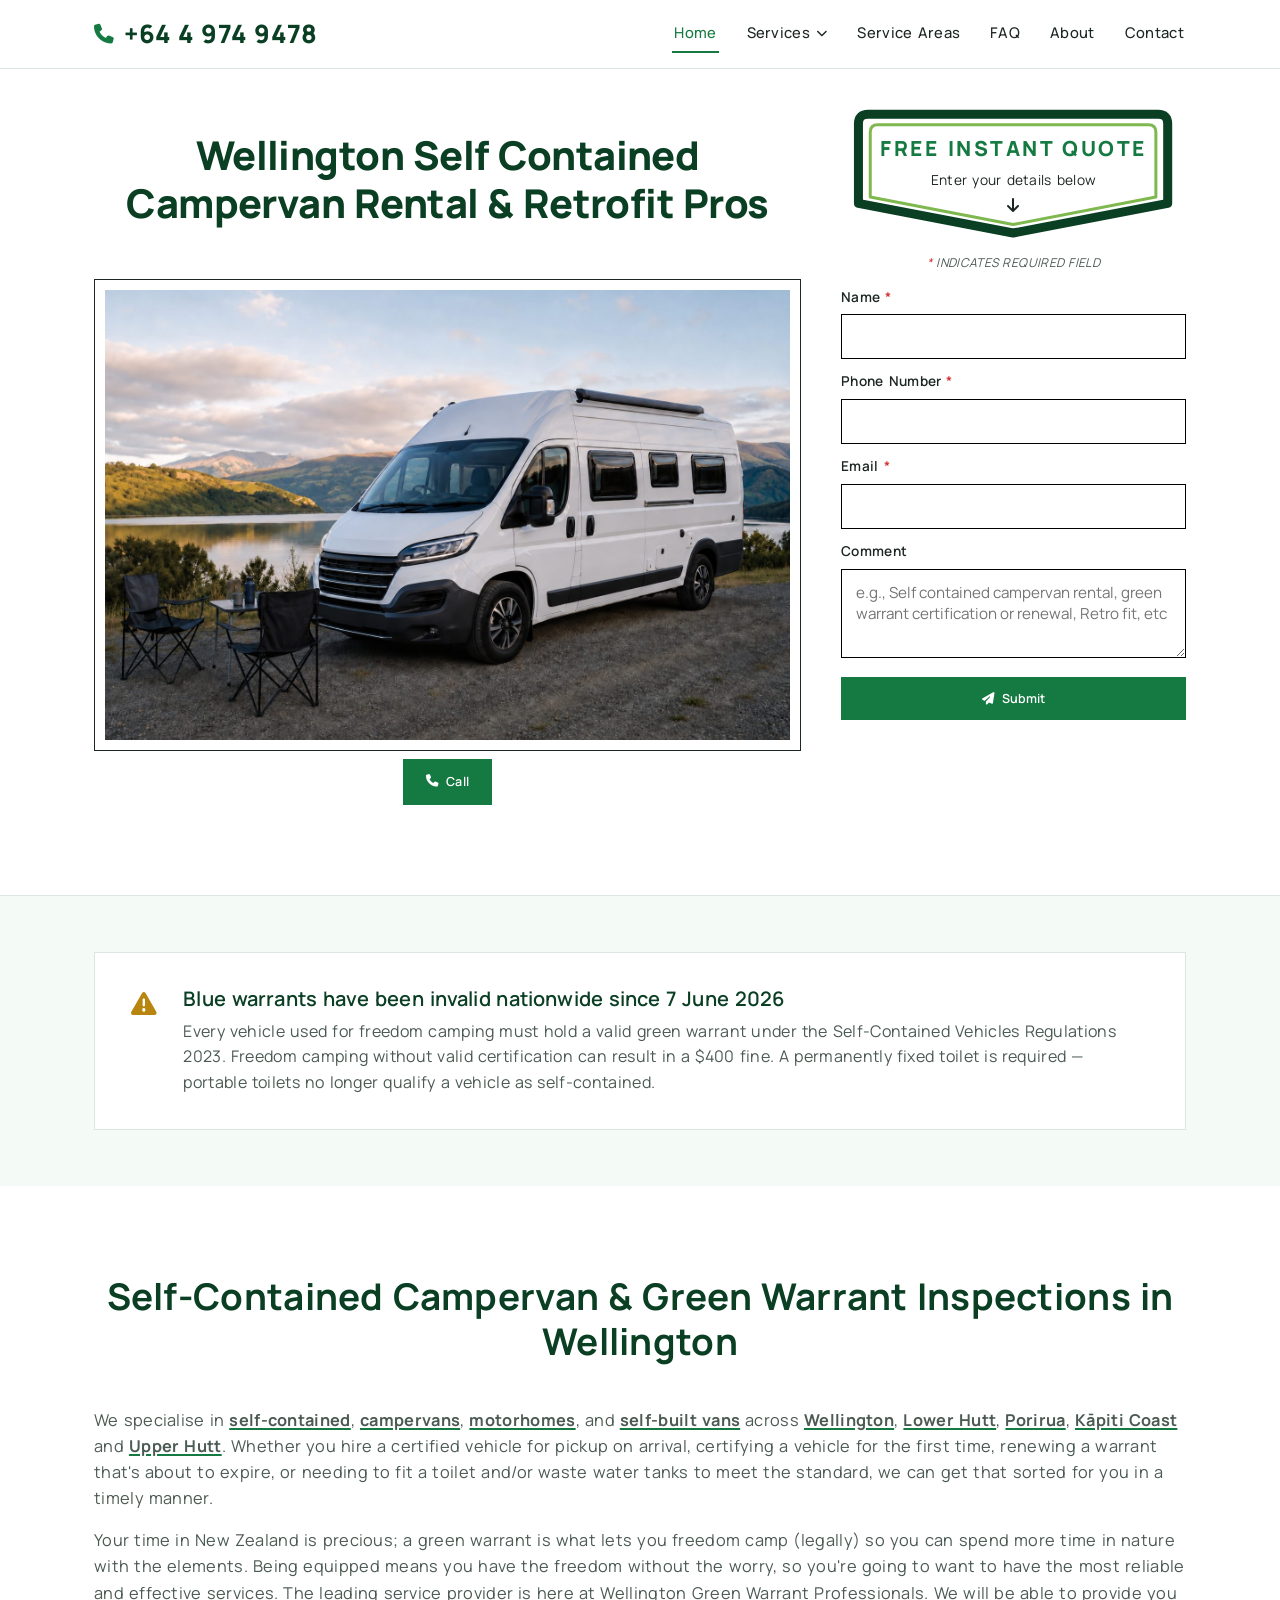
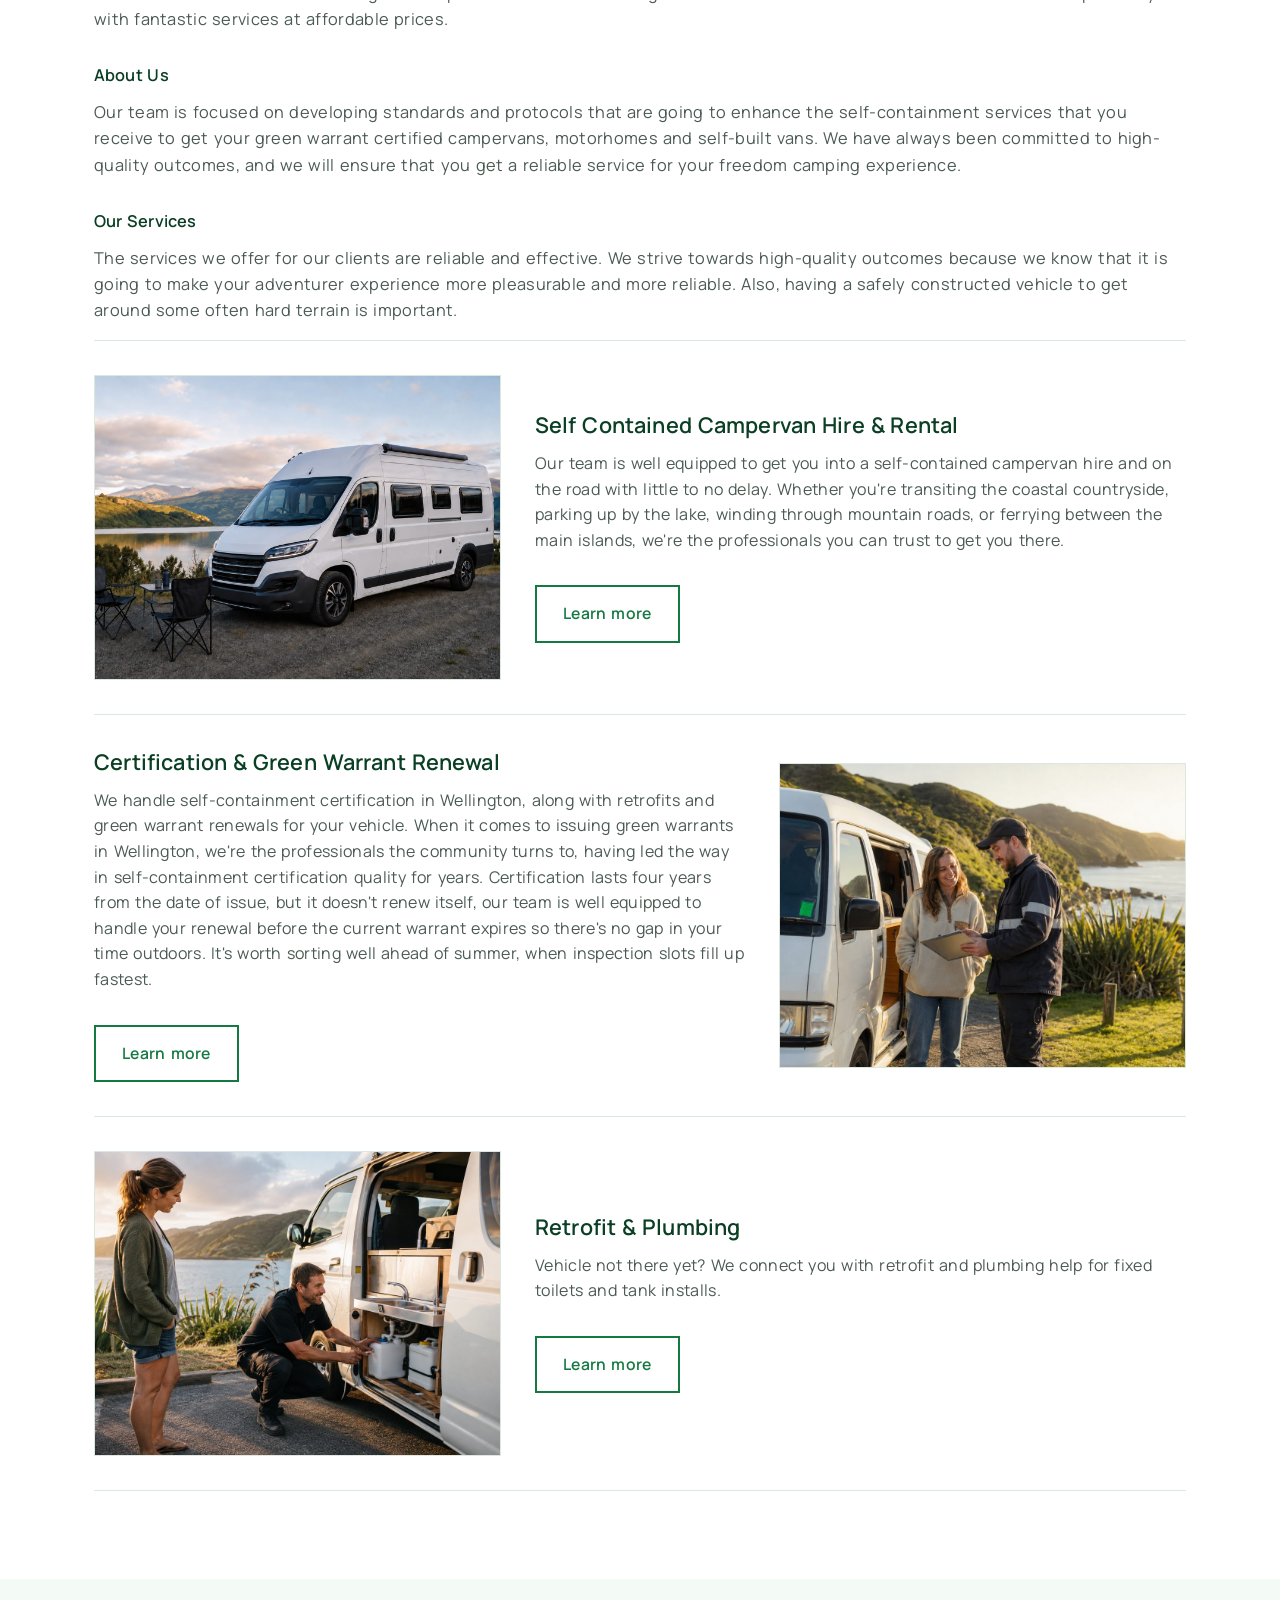
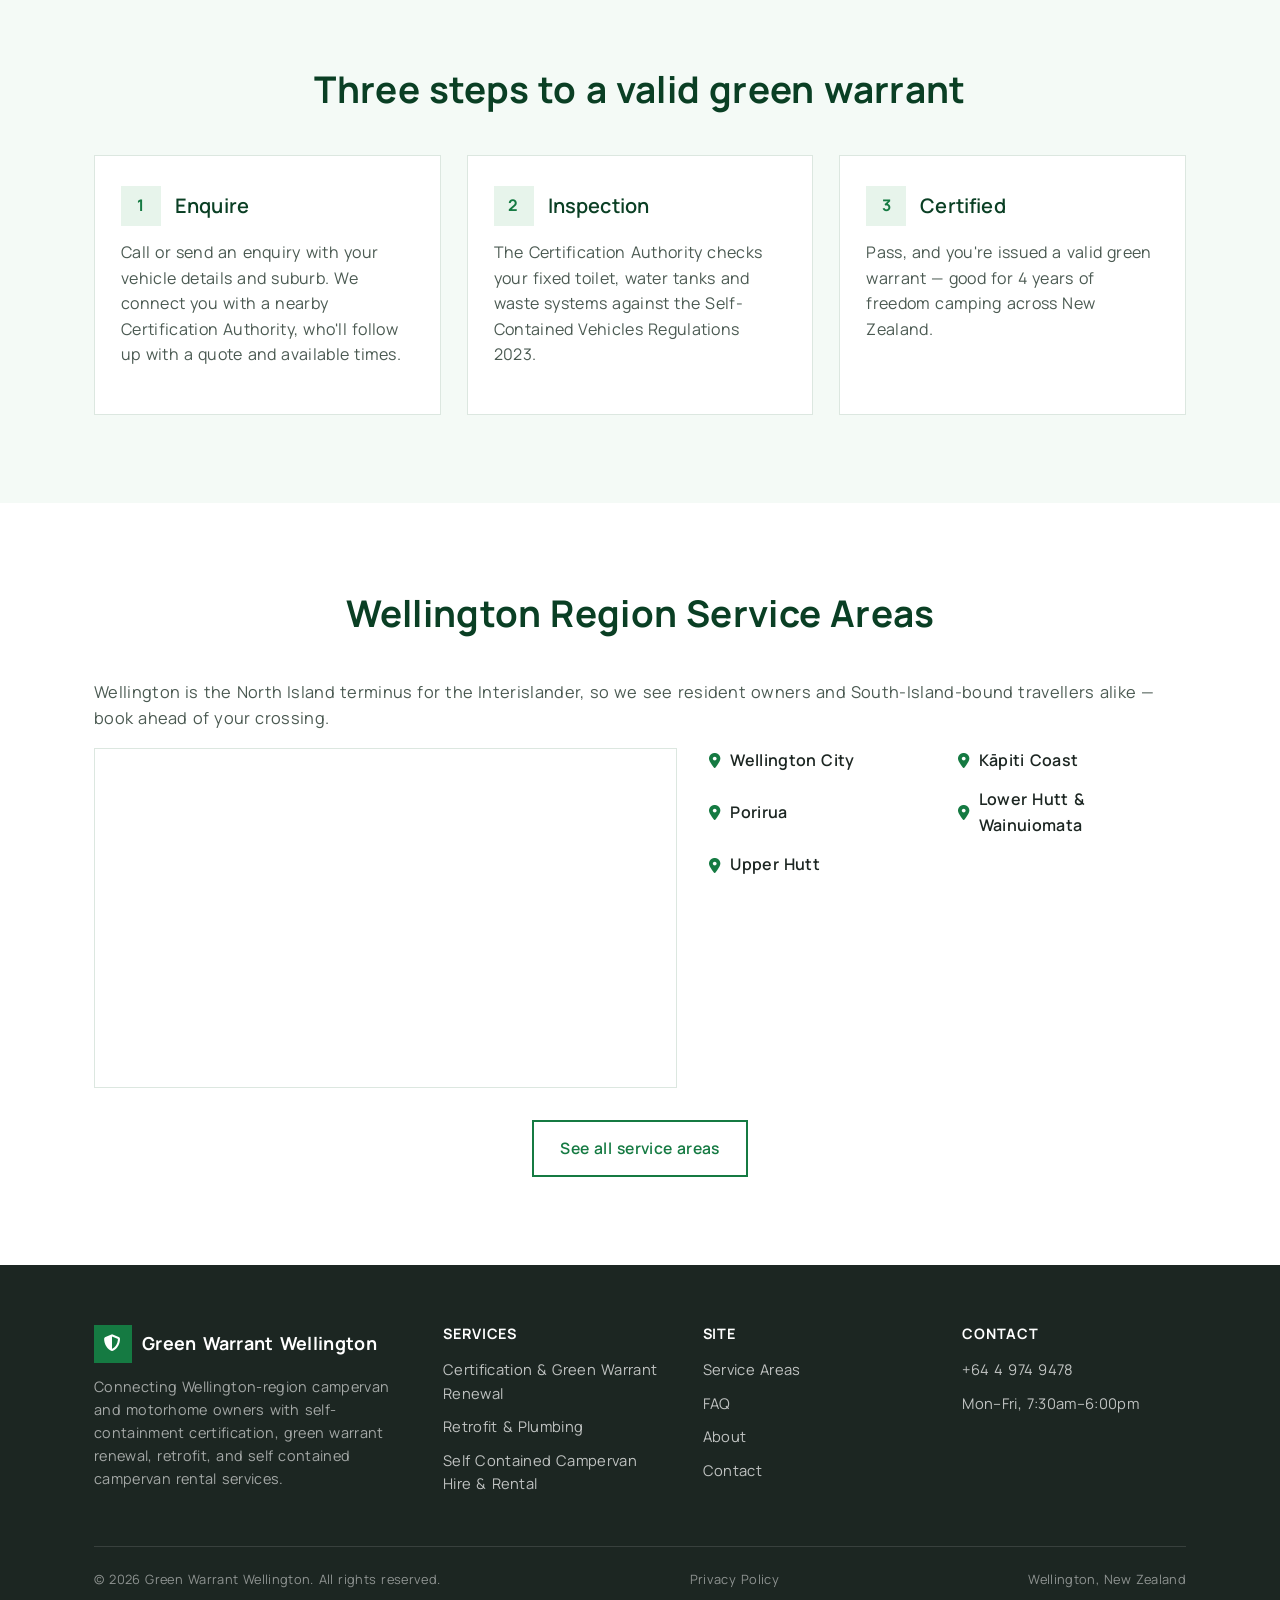
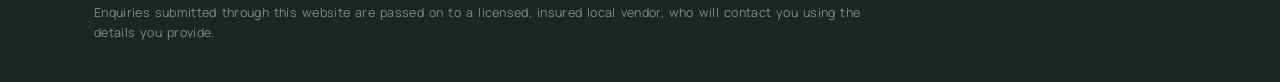
<file: index.html>
<!DOCTYPE html>
<html lang="en-NZ">
<head>
<script src="https://analytics.ahrefs.com/analytics.js" data-key="p8DVoMghct9KG2XEPfR++w" async></script>
<!-- Google tag (gtag.js) -->
<script async src="https://www.googletagmanager.com/gtag/js?id=G-NF696JXVJN"></script>
<script>
  window.dataLayer = window.dataLayer || [];
  function gtag(){dataLayer.push(arguments);}
  gtag('js', new Date());

  gtag('config', 'G-NF696JXVJN');
</script>
<meta charset="UTF-8">
<script>
  var _lts = _lts || [];
  var _lts_container = "280o2";
</script>
<script src="//cdn.leadto.sale/core-v2.js" async></script>
<meta name="viewport" content="width=device-width, initial-scale=1.0">
<title>Self Contained Campervan & Inspections | Wellington</title>
<meta name="description" content="Self-containment (green warrant) certification in Wellington. Get connected with a licensed PGDB Certification Authority.">
<link rel="canonical" href="https://www.greenwarrantwellington.co.nz/">
<meta property="og:type" content="website">
<meta property="og:site_name" content="Green Warrant Wellington">
<meta property="og:title" content="Self Contained Campervan & Inspections | Wellington">
<meta property="og:description" content="Self-containment (green warrant) certification in Wellington. Get connected with a licensed PGDB Certification Authority.">
<meta property="og:url" content="https://www.greenwarrantwellington.co.nz/">
<meta property="og:image" content="https://www.greenwarrantwellington.co.nz/assets/images/hero-campervan.jpg">
<meta name="twitter:card" content="summary_large_image">
<meta name="twitter:title" content="Self Contained Campervan & Inspections | Wellington">
<meta name="twitter:description" content="Self-containment (green warrant) certification in Wellington. Get connected with a licensed PGDB Certification Authority.">
<meta name="twitter:image" content="https://www.greenwarrantwellington.co.nz/assets/images/hero-campervan.jpg">
<link rel="icon" href="data:image/svg+xml,%3Csvg xmlns='http://www.w3.org/2000/svg' viewBox='0 0 24 24'%3E%3Crect width='24' height='24' rx='5' fill='%23157a42'/%3E%3Ctext x='12' y='17' font-size='13' text-anchor='middle' fill='white' font-family='Arial' font-weight='bold'%3EGW%3C/text%3E%3C/svg%3E">
<link rel="preconnect" href="https://fonts.googleapis.com">
<link rel="preconnect" href="https://fonts.gstatic.com" crossorigin>
<link href="https://fonts.googleapis.com/css2?family=Manrope:wght@400;500;600;700;800&amp;display=swap" rel="stylesheet">
<link rel="preload" href="https://cdnjs.cloudflare.com/ajax/libs/font-awesome/6.5.1/css/all.min.css" as="style" onload="this.onload=null;this.rel='stylesheet'">
<noscript><link rel="stylesheet" href="https://cdnjs.cloudflare.com/ajax/libs/font-awesome/6.5.1/css/all.min.css"></noscript>
<link rel="stylesheet" href="assets/css/style.css">
<script type="application/ld+json">
{
  "@context": "https://schema.org",
  "@type": "Service",
  "serviceType": "Self-Containment Vehicle Certification Referral",
  "name": "Green Warrant Wellington",
  "areaServed": ["Wellington", "Lower Hutt", "Porirua", "Kāpiti Coast", "Upper Hutt"],
  "provider": {
    "@type": "Organization",
    "name": "Green Warrant Wellington",
    "url": "https://www.greenwarrantwellington.co.nz/",
    "telephone": "+64-4-974-9478"
  },
  "description": "Connects campervan and motorhome owners in the Wellington region with a licensed PGDB-authorised Self-Containment Certification Authority."
}
</script>
</head>
<body>

  <header class="site-header">
    <div class="header-inner">
      <a href="tel:+6449749478" class="header-phone"><i class="fa-solid fa-phone"></i><span>+64 4 974 9478</span></a>
      <nav class="main-nav">
        <ul>
          <li><a href="/" class="active">Home</a></li>
          <li class="has-dropdown">
            <a href="#" class="dropdown-toggle">Services <i class="fa-solid fa-chevron-down"></i></a>
            <ul class="dropdown-menu">
              <li><a href="/certification-and-renewal">Certification & Green Warrant Renewal</a></li>
              <li><a href="/retrofit-plumbing">Retrofit &amp; Plumbing</a></li>
              <li><a href="/campervan-rental">Self Contained Campervan Hire &amp; Rental</a></li>
            </ul>
          </li>
          <li><a href="/service-areas">Service Areas</a></li>
          <li><a href="/faq">FAQ</a></li>
          <li><a href="/about">About</a></li>
          <li><a href="/contact">Contact</a></li>
        </ul>
      </nav>
      <button class="nav-toggle" aria-label="Toggle menu" aria-expanded="false"><i class="fa-solid fa-bars"></i></button>
    </div>
  </header>

  <section class="hero">
    <div class="container hero-inner">
      <div class="hero-copy">
        <h1>Wellington Self Contained Campervan Rental & Retrofit Pros</h1>
        <figure class="hero-media">
          <img src="assets/images/hero-2.jpg" alt="Self-contained campervan set up for freedom camping" width="1460" height="973" loading="eager">
        </figure>
        <div class="cta-row">
          <a href="tel:+6449749478" class="btn btn-primary"><i class="fa-solid fa-phone"></i> Call</a>
        </div>
      </div>
      <div class="hero-form-card">
        <div class="quote-badge">
          <svg class="quote-badge-shape" viewBox="0 0 600 240" preserveAspectRatio="none" aria-hidden="true" focusable="false">
            <path d="M30 8 H570 Q588 8 588 26 V176 L300 232 L12 176 V26 Q12 8 30 8 Z" fill="#ffffff" stroke="#0a3f24" stroke-width="9" stroke-linejoin="round" vector-effect="non-scaling-stroke"></path>
            <path d="M48 28 H552 Q566 28 566 42 V164 L300 216 L34 164 V42 Q34 28 48 28 Z" fill="none" stroke="#7fb84e" stroke-width="3" stroke-linejoin="round" vector-effect="non-scaling-stroke"></path>
          </svg>
          <div class="quote-badge-text">
            <span class="quote-badge-kicker">Free Instant Quote</span>
            <span class="quote-badge-sub">Enter your details below</span>
            <i class="fa-solid fa-arrow-down quote-badge-arrow" aria-hidden="true"></i>
          </div>
        </div>
        <p class="form-required-note"><span class="req">*</span> indicates required field</p>
        <form action="https://formspree.io/f/mjyvabqv" method="POST">
          <input type="hidden" name="_subject" value="New Quote Enquiry - Green Warrant Wellington">
          <input type="hidden" name="_next" value="https://www.greenwarrantwellington.co.nz/thank-you">
          <input type="hidden" name="_cc" value="tannatemaari@gmail.com">
          <input type="text" name="_gotcha" style="display:none" tabindex="-1" autocomplete="off">
          <div class="form-row">
            <label for="hero-name">Name <span class="req">*</span></label>
            <input type="text" id="hero-name" name="name" required autocomplete="name">
          </div>
          <div class="form-row">
            <label for="hero-phone">Phone Number <span class="req">*</span></label>
            <input type="tel" id="hero-phone" name="phone" required autocomplete="tel">
          </div>
          <div class="form-row">
            <label for="hero-email">Email <span class="req">*</span></label>
            <input type="email" id="hero-email" name="email" required autocomplete="email">
          </div>
          <div class="form-row">
            <label for="hero-comment">Comment</label>
            <textarea id="hero-comment" name="comment" rows="3" placeholder="e.g., Self contained campervan rental, green warrant certification or renewal, Retro fit, etc"></textarea>
          </div>
          <button type="submit" class="btn btn-primary btn-block"><i class="fa-solid fa-paper-plane"></i> Submit</button>
        </form>
      </div>
    </div>
  </section>

  <section class="section-sm section-alt">
    <div class="container">
      <div class="urgency">
        <i class="fa-solid fa-triangle-exclamation" aria-hidden="true"></i>
        <div>
          <h3>Blue warrants have been invalid nationwide since 7 June 2026</h3>
          <p>Every vehicle used for freedom camping must hold a valid green warrant under the Self-Contained Vehicles Regulations 2023. Freedom camping without valid certification can result in a $400 fine. A permanently fixed toilet is required — portable toilets no longer qualify a vehicle as self-contained.</p>
        </div>
      </div>
    </div>
  </section>

  <section class="section">
    <div class="container">
      <div class="section-head" style="max-width:none;">
        <h2>Self-Contained Campervan &amp; Green Warrant Inspections in Wellington</h2>
      </div>
      <div class="prose">
        <p>We specialise in <u>self-contained</u>, <u>campervans</u>, <u>motorhomes</u>, and <u>self-built vans</u> across <u>Wellington</u>, <u>Lower Hutt</u>, <u>Porirua</u>, <u>Kāpiti Coast</u> and <u>Upper Hutt</u>. Whether you hire a certified vehicle for pickup on arrival, certifying a vehicle for the first time, renewing a warrant that's about to expire, or needing to fit a toilet and/or waste water tanks to meet the standard, we can get that sorted for you in a timely manner.</p>
        <p>Your time in New Zealand is precious; a green warrant is what lets you freedom camp (legally) so you can spend more time in nature with the elements. Being equipped means you have the freedom without the worry, so you're going to want to have the most reliable and effective services. The leading service provider is here at Wellington Green Warrant Professionals. We will be able to provide you with fantastic services at affordable prices.</p>
      </div>

      <h3 class="sub-head" style="text-align:left;">About Us</h3>
      <div class="prose">
        <p>Our team is focused on developing standards and protocols that are going to enhance the self-containment services that you receive to get your green warrant certified campervans, motorhomes and self-built vans. We have always been committed to high-quality outcomes, and we will ensure that you get a reliable service for your freedom camping experience.</p>
      </div>

      <h3 class="sub-head" style="text-align:left;">Our Services</h3>
      <div class="prose">
        <p>The services we offer for our clients are reliable and effective. We strive towards high-quality outcomes because we know that it is going to make your adventurer experience more pleasurable and more reliable. Also, having a safely constructed vehicle to get around some often hard terrain is important.</p>
      </div>

      <div class="service-row">
        <div class="service-figure"><img src="assets/images/hero-2.jpg" alt="Self-contained campervan set up for freedom camping" loading="lazy"></div>
        <div class="service-text">
          <h3>Self Contained Campervan Hire &amp; Rental</h3>
          <p>Our team is well equipped to get you into a self-contained campervan hire and on the road with little to no delay. Whether you're transiting the coastal countryside, parking up by the lake, winding through mountain roads, or ferrying between the main islands, we're the professionals you can trust to get you there.</p>
          <a href="/campervan-rental" class="btn btn-outline-green">Learn more</a>
        </div>
      </div>
      <div class="service-row reverse">
        <div class="service-figure"><img src="assets/images/green-warrant.jpg" alt="Certification inspector reviewing paperwork with a campervan owner" loading="lazy"></div>
        <div class="service-text">
          <h3>Certification &amp; Green Warrant Renewal</h3>
          <p>We handle self-containment certification in Wellington, along with retrofits and green warrant renewals for your vehicle. When it comes to issuing green warrants in Wellington, we're the professionals the community turns to, having led the way in self-containment certification quality for years. Certification lasts four years from the date of issue, but it doesn't renew itself, our team is well equipped to handle your renewal before the current warrant expires so there's no gap in your time outdoors. It's worth sorting well ahead of summer, when inspection slots fill up fastest.</p>
          <a href="/certification-and-renewal" class="btn btn-outline-green">Learn more</a>
        </div>
      </div>
      <div class="service-row">
        <div class="service-figure"><img src="assets/images/retrofit.jpg" alt="Technician fitting water tanks and plumbing inside a campervan" loading="lazy"></div>
        <div class="service-text">
          <h3>Retrofit &amp; Plumbing</h3>
          <p>Vehicle not there yet? We connect you with retrofit and plumbing help for fixed toilets and tank installs.</p>
          <a href="/retrofit-plumbing" class="btn btn-outline-green">Learn more</a>
        </div>
      </div>
    </div>
  </section>

  <section class="section section-alt">
    <div class="container">
      <div class="section-head">
        <h2>Three steps to a valid green warrant</h2>
      </div>
      <div class="steps">
        <div class="step-card">
          <div class="step-head">
            <div class="step-num">1</div>
            <h3>Enquire</h3>
          </div>
          <p>Call or send an enquiry with your vehicle details and suburb. We connect you with a nearby Certification Authority, who'll follow up with a quote and available times.</p>
        </div>
        <div class="step-card">
          <div class="step-head">
            <div class="step-num">2</div>
            <h3>Inspection</h3>
          </div>
          <p>The Certification Authority checks your fixed toilet, water tanks and waste systems against the Self-Contained Vehicles Regulations 2023.</p>
        </div>
        <div class="step-card">
          <div class="step-head">
            <div class="step-num">3</div>
            <h3>Certified</h3>
          </div>
          <p>Pass, and you're issued a valid green warrant — good for 4 years of freedom camping across New Zealand.</p>
        </div>
      </div>
    </div>
  </section>

  <section class="section">
    <div class="container">
      <div class="section-head">
        <h2>Wellington Region Service Areas</h2>
      </div>
      <div class="prose">
        <p>Wellington is the North Island terminus for the Interislander, so we see resident owners and South-Island-bound travellers alike — book ahead of your crossing.</p>
      </div>
      <div class="coverage-grid">
        <div class="map-embed coverage-map">
          <iframe src="https://maps.google.com/maps?q=Wellington%2C%20New%20Zealand&z=10&output=embed" loading="lazy" referrerpolicy="no-referrer-when-downgrade" title="Wellington region service area map"></iframe>
        </div>
        <ul class="area-list">
          <li><i class="fa-solid fa-location-dot" aria-hidden="true"></i> Wellington City</li>
          <li><i class="fa-solid fa-location-dot" aria-hidden="true"></i> Kāpiti Coast</li>
          <li><i class="fa-solid fa-location-dot" aria-hidden="true"></i> Porirua</li>
          <li><i class="fa-solid fa-location-dot" aria-hidden="true"></i> Lower Hutt &amp; Wainuiomata</li>
          <li><i class="fa-solid fa-location-dot" aria-hidden="true"></i> Upper Hutt</li>
        </ul>
      </div>
      <div class="cta-row" style="justify-content:center; margin-top:32px;">
        <a href="/service-areas" class="btn btn-outline-green">See all service areas</a>
      </div>
    </div>
  </section>

  <footer class="site-footer">
    <div class="container">
      <div class="footer-grid">
        <div class="footer-brand">
          <a href="/" class="brand">
            <span class="brand-icon"><i class="fa-solid fa-shield-halved"></i></span>
            <span>Green Warrant Wellington</span>
          </a>
          <p>Connecting Wellington-region campervan and motorhome owners with self-containment certification, green warrant renewal, retrofit, and self contained campervan rental services.</p>
        </div>
        <div>
          <h4>Services</h4>
          <ul>
            <li><a href="/certification-and-renewal">Certification & Green Warrant Renewal</a></li>
            <li><a href="/retrofit-plumbing">Retrofit &amp; Plumbing</a></li>
            <li><a href="/campervan-rental">Self Contained Campervan Hire &amp; Rental</a></li>
          </ul>
        </div>
        <div>
          <h4>Site</h4>
          <ul>
            <li><a href="/service-areas">Service Areas</a></li>
            <li><a href="/faq">FAQ</a></li>
            <li><a href="/about">About</a></li>
            <li><a href="/contact">Contact</a></li>
          </ul>
        </div>
        <div>
          <h4>Contact</h4>
          <ul>
            <li><a href="tel:+6449749478">+64 4 974 9478</a></li>
            <li>Mon&ndash;Fri, 7:30am&ndash;6:00pm</li>
          </ul>
        </div>
      </div>
      <div class="footer-bottom">
        <span>&copy; 2026 Green Warrant Wellington. All rights reserved.</span>
        <a href="/privacy">Privacy Policy</a>
        <span>Wellington, New Zealand</span>
      </div>
      <p class="disclosure">Enquiries submitted through this website are passed on to a licensed, insured local vendor, who will contact you using the details you provide.</p>
    </div>
  </footer>

  <script src="assets/js/main.js"></script>
</body>
</html>
</file>
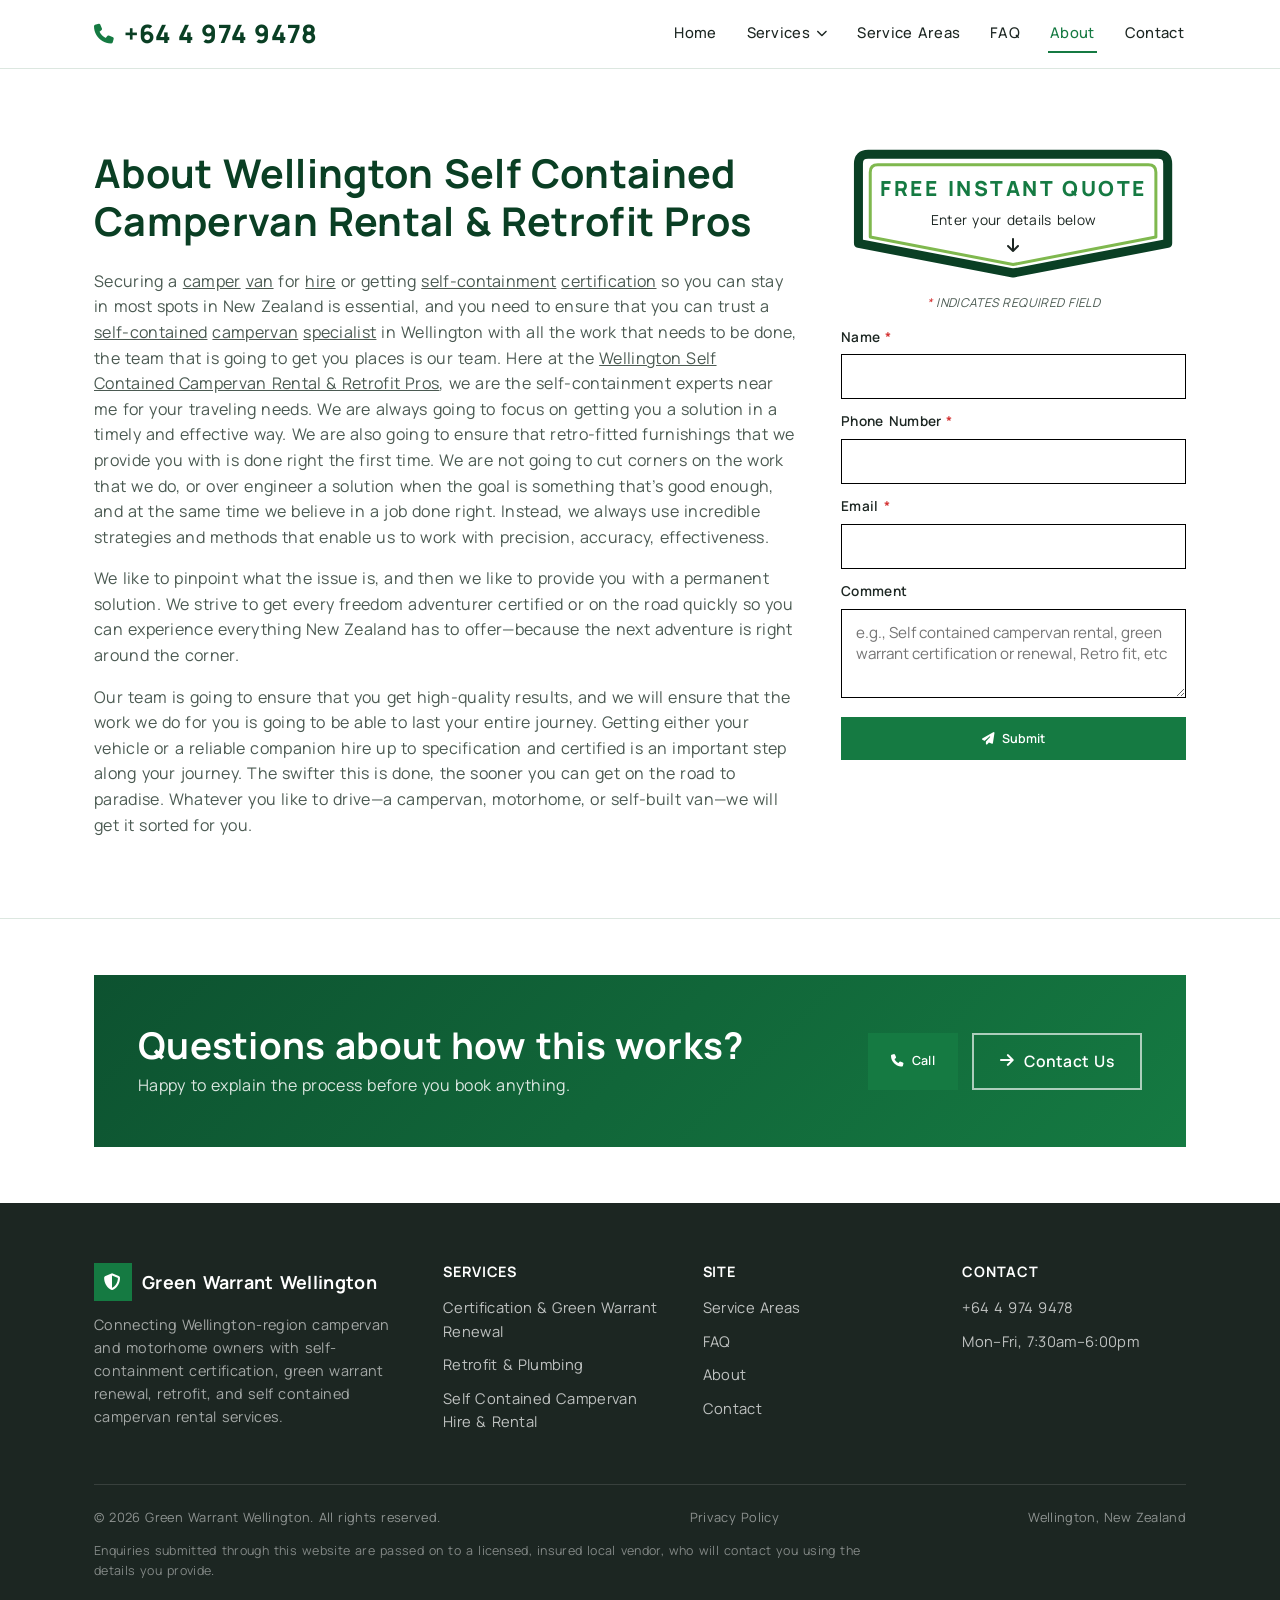
<file: about.html>
<!DOCTYPE html>
<html lang="en-NZ">
<head>
<script src="https://analytics.ahrefs.com/analytics.js" data-key="p8DVoMghct9KG2XEPfR++w" async></script>
<!-- Google tag (gtag.js) -->
<script async src="https://www.googletagmanager.com/gtag/js?id=G-NF696JXVJN"></script>
<script>
  window.dataLayer = window.dataLayer || [];
  function gtag(){dataLayer.push(arguments);}
  gtag('js', new Date());

  gtag('config', 'G-NF696JXVJN');
</script>
<meta charset="UTF-8">
<script>
  var _lts = _lts || [];
  var _lts_container = "280o2";
</script>
<script src="//cdn.leadto.sale/core-v2.js" async></script>
<meta name="viewport" content="width=device-width, initial-scale=1.0">
<title>About | Green Warrant Wellington</title>
<meta name="description" content="Green Warrant Wellington connects campervan owners with certification, renewal, retrofit, and campervan hire across the Wellington region.">
<link rel="canonical" href="https://www.greenwarrantwellington.co.nz/about">
<meta property="og:type" content="website">
<meta property="og:site_name" content="Green Warrant Wellington">
<meta property="og:title" content="About | Green Warrant Wellington">
<meta property="og:description" content="Green Warrant Wellington connects campervan owners with certification, renewal, retrofit, and campervan hire across the Wellington region.">
<meta property="og:url" content="https://www.greenwarrantwellington.co.nz/about">
<meta property="og:image" content="https://www.greenwarrantwellington.co.nz/assets/images/hero-campervan.jpg">
<meta name="twitter:card" content="summary_large_image">
<meta name="twitter:title" content="About | Green Warrant Wellington">
<meta name="twitter:description" content="Green Warrant Wellington connects campervan owners with certification, renewal, retrofit, and campervan hire across the Wellington region.">
<meta name="twitter:image" content="https://www.greenwarrantwellington.co.nz/assets/images/hero-campervan.jpg">
<link rel="icon" href="data:image/svg+xml,%3Csvg xmlns='http://www.w3.org/2000/svg' viewBox='0 0 24 24'%3E%3Crect width='24' height='24' rx='5' fill='%23157a42'/%3E%3Ctext x='12' y='17' font-size='13' text-anchor='middle' fill='white' font-family='Arial' font-weight='bold'%3EGW%3C/text%3E%3C/svg%3E">
<link rel="preconnect" href="https://fonts.googleapis.com">
<link rel="preconnect" href="https://fonts.gstatic.com" crossorigin>
<link href="https://fonts.googleapis.com/css2?family=Manrope:wght@400;500;600;700;800&amp;display=swap" rel="stylesheet">
<link rel="preload" href="https://cdnjs.cloudflare.com/ajax/libs/font-awesome/6.5.1/css/all.min.css" as="style" onload="this.onload=null;this.rel='stylesheet'">
<noscript><link rel="stylesheet" href="https://cdnjs.cloudflare.com/ajax/libs/font-awesome/6.5.1/css/all.min.css"></noscript>
<link rel="stylesheet" href="assets/css/style.css">
</head>
<body>

  <header class="site-header">
    <div class="header-inner">
      <a href="tel:+6449749478" class="header-phone"><i class="fa-solid fa-phone"></i><span>+64 4 974 9478</span></a>
      <nav class="main-nav">
        <ul>
          <li><a href="/">Home</a></li>
          <li class="has-dropdown">
            <a href="#" class="dropdown-toggle">Services <i class="fa-solid fa-chevron-down"></i></a>
            <ul class="dropdown-menu">
              <li><a href="/certification-and-renewal">Certification & Green Warrant Renewal</a></li>
              <li><a href="/retrofit-plumbing">Retrofit &amp; Plumbing</a></li>
              <li><a href="/campervan-rental">Self Contained Campervan Hire &amp; Rental</a></li>
            </ul>
          </li>
          <li><a href="/service-areas">Service Areas</a></li>
          <li><a href="/faq">FAQ</a></li>
          <li><a href="/about" class="active">About</a></li>
          <li><a href="/contact">Contact</a></li>
        </ul>
      </nav>
      <button class="nav-toggle" aria-label="Toggle menu" aria-expanded="false"><i class="fa-solid fa-bars"></i></button>
    </div>
  </header>

  <section class="page-hero">
    <div class="container page-hero-inner">
      <div class="page-hero-copy">
        <h1 style="font-size: clamp(1.375rem, 5vw, 2.475rem);">About Wellington Self Contained Campervan Rental &amp; Retrofit Pros</h1>
        <p>Securing a <u>camper</u> <u>van</u> for <u>hire</u> or getting <u>self-containment</u> <u>certification</u> so you can stay in most spots in New Zealand is essential, and you need to ensure that you can trust a <u>self-contained</u> <u>campervan</u> <u>specialist</u> in Wellington with all the work that needs to be done, the team that is going to get you places is our team. Here at the <u>Wellington Self Contained Campervan Rental &amp; Retrofit Pros</u>, we are the self-containment experts near me for your traveling needs. We are always going to focus on getting you a solution in a timely and effective way. We are also going to ensure that retro-fitted furnishings that we provide you with is done right the first time. We are not going to cut corners on the work that we do, or over engineer a solution when the goal is something that&rsquo;s good enough, and at the same time we believe in a job done right. Instead, we always use incredible strategies and methods that enable us to work with precision, accuracy, effectiveness.</p>
        <p>We like to pinpoint what the issue is, and then we like to provide you with a permanent solution. We strive to get every freedom adventurer certified or on the road quickly so you can experience everything New Zealand has to offer&mdash;because the next adventure is right around the corner.</p>
        <p>Our team is going to ensure that you get high-quality results, and we will ensure that the work we do for you is going to be able to last your entire journey. Getting either your vehicle or a reliable companion hire up to specification and certified is an important step along your journey. The swifter this is done, the sooner you can get on the road to paradise. Whatever you like to drive&mdash;a campervan, motorhome, or self-built van&mdash;we will get it sorted for you.</p>
      </div>
      <div class="hero-form-card">
        <div class="quote-badge">
          <svg class="quote-badge-shape" viewBox="0 0 600 240" preserveAspectRatio="none" aria-hidden="true" focusable="false">
            <path d="M30 8 H570 Q588 8 588 26 V176 L300 232 L12 176 V26 Q12 8 30 8 Z" fill="#ffffff" stroke="#0a3f24" stroke-width="9" stroke-linejoin="round" vector-effect="non-scaling-stroke"></path>
            <path d="M48 28 H552 Q566 28 566 42 V164 L300 216 L34 164 V42 Q34 28 48 28 Z" fill="none" stroke="#7fb84e" stroke-width="3" stroke-linejoin="round" vector-effect="non-scaling-stroke"></path>
          </svg>
          <div class="quote-badge-text">
            <span class="quote-badge-kicker">Free Instant Quote</span>
            <span class="quote-badge-sub">Enter your details below</span>
            <i class="fa-solid fa-arrow-down quote-badge-arrow" aria-hidden="true"></i>
          </div>
        </div>
        <p class="form-required-note"><span class="req">*</span> indicates required field</p>
        <form action="https://formspree.io/f/mjyvabqv" method="POST">
          <input type="hidden" name="_subject" value="New Quote Enquiry - Green Warrant Wellington">
          <input type="hidden" name="_next" value="https://www.greenwarrantwellington.co.nz/thank-you">
          <input type="hidden" name="_cc" value="tannatemaari@gmail.com">
          <input type="text" name="_gotcha" style="display:none" tabindex="-1" autocomplete="off">
          <div class="form-row">
            <label for="hero-name">Name <span class="req">*</span></label>
            <input type="text" id="hero-name" name="name" required autocomplete="name">
          </div>
          <div class="form-row">
            <label for="hero-phone">Phone Number <span class="req">*</span></label>
            <input type="tel" id="hero-phone" name="phone" required autocomplete="tel">
          </div>
          <div class="form-row">
            <label for="hero-email">Email <span class="req">*</span></label>
            <input type="email" id="hero-email" name="email" required autocomplete="email">
          </div>
          <div class="form-row">
            <label for="hero-comment">Comment</label>
            <textarea id="hero-comment" name="comment" rows="3" placeholder="e.g., Self contained campervan rental, green warrant certification or renewal, Retro fit, etc"></textarea>
          </div>
          <button type="submit" class="btn btn-primary btn-block"><i class="fa-solid fa-paper-plane"></i> Submit</button>
        </form>
      </div>
    </div>
  </section>

  <section class="section-sm">
    <div class="container">
      <div class="cta-band">
        <div>
          <h2>Questions about how this works?</h2>
          <p>Happy to explain the process before you book anything.</p>
        </div>
        <div class="cta-row" style="margin-top:0;">
          <a href="tel:+6449749478" class="btn btn-primary"><i class="fa-solid fa-phone"></i> Call</a>
          <a href="/contact" class="btn btn-outline"><i class="fa-solid fa-arrow-right"></i> Contact Us</a>
        </div>
      </div>
    </div>
  </section>

  <footer class="site-footer">
    <div class="container">
      <div class="footer-grid">
        <div class="footer-brand">
          <a href="/" class="brand">
            <span class="brand-icon"><i class="fa-solid fa-shield-halved"></i></span>
            <span>Green Warrant Wellington</span>
          </a>
          <p>Connecting Wellington-region campervan and motorhome owners with self-containment certification, green warrant renewal, retrofit, and self contained campervan rental services.</p>
        </div>
        <div>
          <h4>Services</h4>
          <ul>
            <li><a href="/certification-and-renewal">Certification & Green Warrant Renewal</a></li>
            <li><a href="/retrofit-plumbing">Retrofit &amp; Plumbing</a></li>
            <li><a href="/campervan-rental">Self Contained Campervan Hire &amp; Rental</a></li>
          </ul>
        </div>
        <div>
          <h4>Site</h4>
          <ul>
            <li><a href="/service-areas">Service Areas</a></li>
            <li><a href="/faq">FAQ</a></li>
            <li><a href="/about">About</a></li>
            <li><a href="/contact">Contact</a></li>
          </ul>
        </div>
        <div>
          <h4>Contact</h4>
          <ul>
            <li><a href="tel:+6449749478">+64 4 974 9478</a></li>
            <li>Mon&ndash;Fri, 7:30am&ndash;6:00pm</li>
          </ul>
        </div>
      </div>
      <div class="footer-bottom">
        <span>&copy; 2026 Green Warrant Wellington. All rights reserved.</span>
        <a href="/privacy">Privacy Policy</a>
        <span>Wellington, New Zealand</span>
      </div>
      <p class="disclosure">Enquiries submitted through this website are passed on to a licensed, insured local vendor, who will contact you using the details you provide.</p>
    </div>
  </footer>

  <script src="assets/js/main.js"></script>
</body>
</html>
</file>
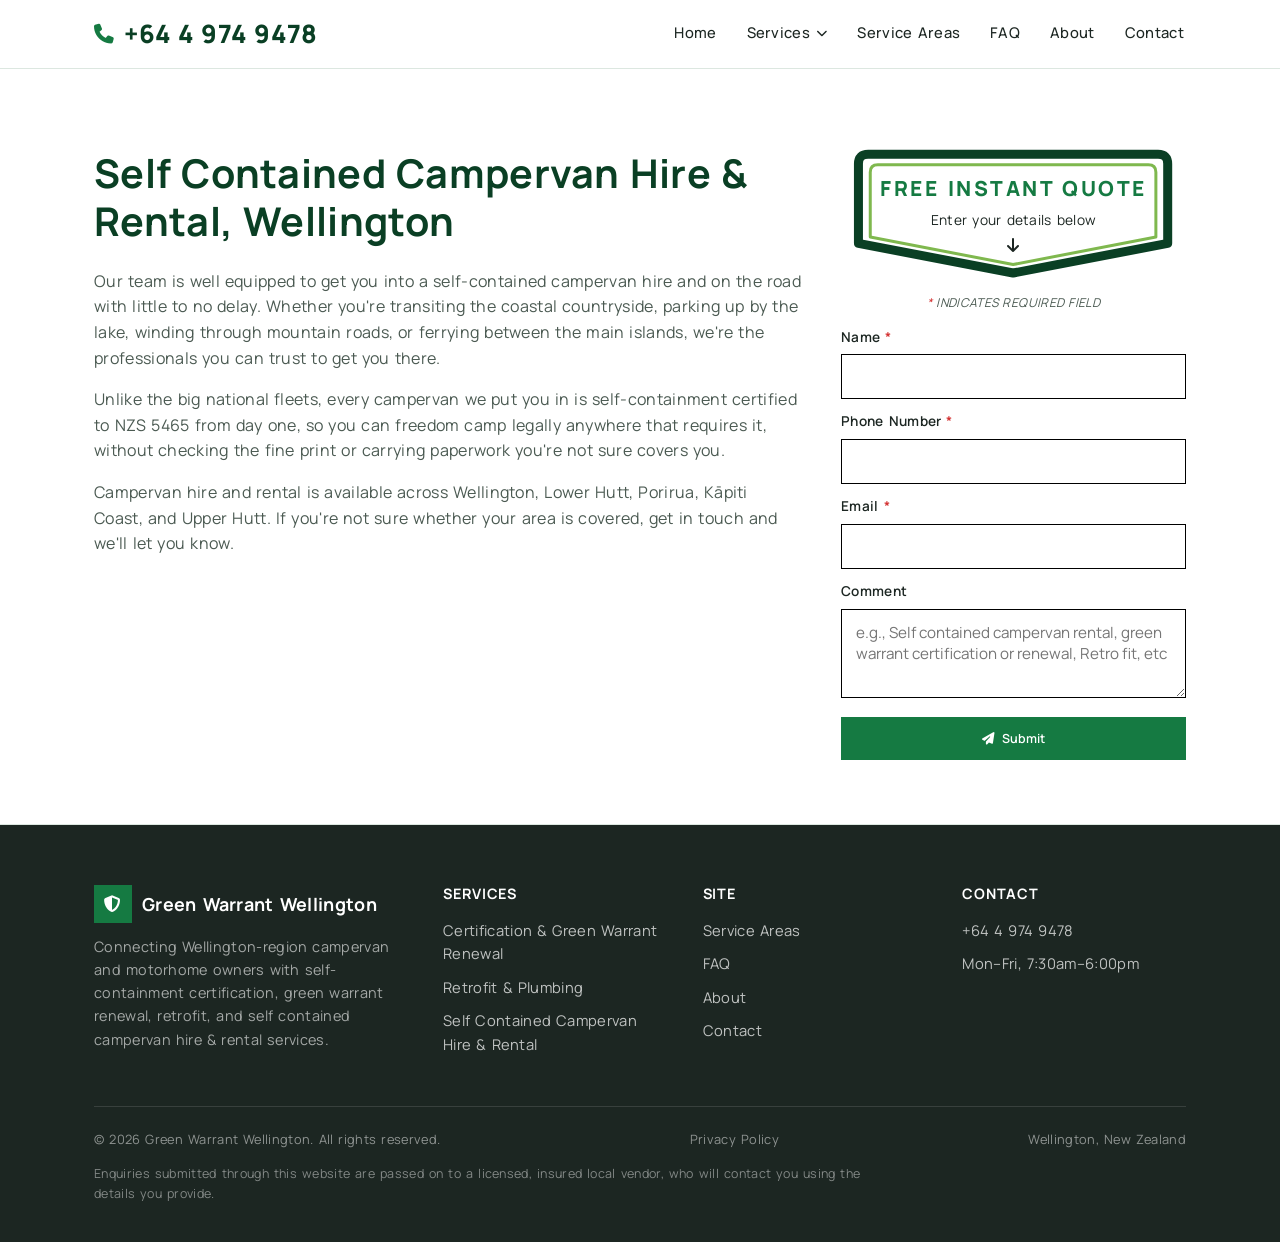
<file: campervan-rental.html>
<!DOCTYPE html>
<html lang="en-NZ">
<head>
<script src="https://analytics.ahrefs.com/analytics.js" data-key="p8DVoMghct9KG2XEPfR++w" async></script>
<!-- Google tag (gtag.js) -->
<script async src="https://www.googletagmanager.com/gtag/js?id=G-NF696JXVJN"></script>
<script>
  window.dataLayer = window.dataLayer || [];
  function gtag(){dataLayer.push(arguments);}
  gtag('js', new Date());

  gtag('config', 'G-NF696JXVJN');
</script>
<meta charset="UTF-8">
<script>
  var _lts = _lts || [];
  var _lts_container = "280o2";
</script>
<script src="//cdn.leadto.sale/core-v2.js" async></script>
<meta name="viewport" content="width=device-width, initial-scale=1.0">
<title>Self Contained Campervan Hire & Rental | Wellington</title>
<meta name="description" content="Self-contained campervan hire and rental in Wellington. Certified, ready-to-go vans with little to no delay — call or get a free quote today.">
<link rel="canonical" href="https://www.greenwarrantwellington.co.nz/campervan-rental">
<meta property="og:type" content="website">
<meta property="og:site_name" content="Green Warrant Wellington">
<meta property="og:title" content="Self Contained Campervan Hire & Rental | Wellington">
<meta property="og:description" content="Self-contained campervan hire and rental in Wellington. Certified, ready-to-go vans with little to no delay — call or get a free quote today.">
<meta property="og:url" content="https://www.greenwarrantwellington.co.nz/campervan-rental">
<meta property="og:image" content="https://www.greenwarrantwellington.co.nz/assets/images/hero-campervan.jpg">
<meta name="twitter:card" content="summary_large_image">
<meta name="twitter:title" content="Self Contained Campervan Hire & Rental | Wellington">
<meta name="twitter:description" content="Self-contained campervan hire and rental in Wellington. Certified, ready-to-go vans with little to no delay — call or get a free quote today.">
<meta name="twitter:image" content="https://www.greenwarrantwellington.co.nz/assets/images/hero-campervan.jpg">
<link rel="icon" href="data:image/svg+xml,%3Csvg xmlns='http://www.w3.org/2000/svg' viewBox='0 0 24 24'%3E%3Crect width='24' height='24' rx='5' fill='%23157a42'/%3E%3Ctext x='12' y='17' font-size='13' text-anchor='middle' fill='white' font-family='Arial' font-weight='bold'%3EGW%3C/text%3E%3C/svg%3E">
<link rel="preconnect" href="https://fonts.googleapis.com">
<link rel="preconnect" href="https://fonts.gstatic.com" crossorigin>
<link href="https://fonts.googleapis.com/css2?family=Manrope:wght@400;500;600;700;800&amp;display=swap" rel="stylesheet">
<link rel="preload" href="https://cdnjs.cloudflare.com/ajax/libs/font-awesome/6.5.1/css/all.min.css" as="style" onload="this.onload=null;this.rel='stylesheet'">
<noscript><link rel="stylesheet" href="https://cdnjs.cloudflare.com/ajax/libs/font-awesome/6.5.1/css/all.min.css"></noscript>
<link rel="stylesheet" href="assets/css/style.css">
<script type="application/ld+json">
{
  "@context": "https://schema.org",
  "@type": "Service",
  "serviceType": "Self Contained Campervan Hire & Rental",
  "name": "Self Contained Campervan Hire & Rental, Wellington",
  "areaServed": ["Wellington", "Lower Hutt", "Porirua", "Kāpiti Coast", "Upper Hutt"],
  "url": "https://www.greenwarrantwellington.co.nz/campervan-rental",
  "provider": { "@type": "Organization", "name": "Green Warrant Wellington", "telephone": "+64-4-974-9478" },
  "description": "Self-contained campervan hire and rental in Wellington. Certified, ready-to-go vans with little to no delay."
}
</script>
</head>
<body>

  <header class="site-header">
    <div class="header-inner">
      <a href="tel:+6449749478" class="header-phone"><i class="fa-solid fa-phone"></i><span>+64 4 974 9478</span></a>
      <nav class="main-nav">
        <ul>
          <li><a href="/">Home</a></li>
          <li class="has-dropdown">
            <a href="#" class="dropdown-toggle">Services <i class="fa-solid fa-chevron-down"></i></a>
            <ul class="dropdown-menu">
              <li><a href="/certification-and-renewal">Certification &amp; Green Warrant Renewal</a></li>
              <li><a href="/retrofit-plumbing">Retrofit &amp; Plumbing</a></li>
              <li><a href="/campervan-rental" class="active">Self Contained Campervan Hire &amp; Rental</a></li>
            </ul>
          </li>
          <li><a href="/service-areas">Service Areas</a></li>
          <li><a href="/faq">FAQ</a></li>
          <li><a href="/about">About</a></li>
          <li><a href="/contact">Contact</a></li>
        </ul>
      </nav>
      <button class="nav-toggle" aria-label="Toggle menu" aria-expanded="false"><i class="fa-solid fa-bars"></i></button>
    </div>
  </header>

  <section class="page-hero">
    <div class="container page-hero-inner">
      <div class="page-hero-copy">
        <h1 style="font-size: clamp(1.375rem, 5vw, 2.475rem);">Self Contained Campervan Hire &amp; Rental, Wellington</h1>
        <p>Our team is well equipped to get you into a self-contained campervan hire and on the road with little to no delay. Whether you're transiting the coastal countryside, parking up by the lake, winding through mountain roads, or ferrying between the main islands, we're the professionals you can trust to get you there.</p>
        <p>Unlike the big national fleets, every campervan we put you in is self-containment certified to NZS 5465 from day one, so you can freedom camp legally anywhere that requires it, without checking the fine print or carrying paperwork you're not sure covers you.</p>
        <p>Campervan hire and rental is available across Wellington, Lower Hutt, Porirua, Kāpiti Coast, and Upper Hutt. If you're not sure whether your area is covered, get in touch and we'll let you know.</p>
      </div>
      <div class="hero-form-card">
        <div class="quote-badge">
          <svg class="quote-badge-shape" viewBox="0 0 600 240" preserveAspectRatio="none" aria-hidden="true" focusable="false">
            <path d="M30 8 H570 Q588 8 588 26 V176 L300 232 L12 176 V26 Q12 8 30 8 Z" fill="#ffffff" stroke="#0a3f24" stroke-width="9" stroke-linejoin="round" vector-effect="non-scaling-stroke"></path>
            <path d="M48 28 H552 Q566 28 566 42 V164 L300 216 L34 164 V42 Q34 28 48 28 Z" fill="none" stroke="#7fb84e" stroke-width="3" stroke-linejoin="round" vector-effect="non-scaling-stroke"></path>
          </svg>
          <div class="quote-badge-text">
            <span class="quote-badge-kicker">Free Instant Quote</span>
            <span class="quote-badge-sub">Enter your details below</span>
            <i class="fa-solid fa-arrow-down quote-badge-arrow" aria-hidden="true"></i>
          </div>
        </div>
        <p class="form-required-note"><span class="req">*</span> indicates required field</p>
        <form action="https://formspree.io/f/mjyvabqv" method="POST">
          <input type="hidden" name="_subject" value="New Quote Enquiry - Green Warrant Wellington">
          <input type="hidden" name="_next" value="https://www.greenwarrantwellington.co.nz/thank-you">
          <input type="hidden" name="_cc" value="tannatemaari@gmail.com">
          <input type="text" name="_gotcha" style="display:none" tabindex="-1" autocomplete="off">
          <div class="form-row">
            <label for="hero-name">Name <span class="req">*</span></label>
            <input type="text" id="hero-name" name="name" required autocomplete="name">
          </div>
          <div class="form-row">
            <label for="hero-phone">Phone Number <span class="req">*</span></label>
            <input type="tel" id="hero-phone" name="phone" required autocomplete="tel">
          </div>
          <div class="form-row">
            <label for="hero-email">Email <span class="req">*</span></label>
            <input type="email" id="hero-email" name="email" required autocomplete="email">
          </div>
          <div class="form-row">
            <label for="hero-comment">Comment</label>
            <textarea id="hero-comment" name="comment" rows="3" placeholder="e.g., Self contained campervan rental, green warrant certification or renewal, Retro fit, etc"></textarea>
          </div>
          <button type="submit" class="btn btn-primary btn-block"><i class="fa-solid fa-paper-plane"></i> Submit</button>
        </form>
      </div>
    </div>
  </section>

  <footer class="site-footer">
    <div class="container">
      <div class="footer-grid">
        <div class="footer-brand">
          <a href="/" class="brand">
            <span class="brand-icon"><i class="fa-solid fa-shield-halved"></i></span>
            <span>Green Warrant Wellington</span>
          </a>
          <p>Connecting Wellington-region campervan and motorhome owners with self-containment certification, green warrant renewal, retrofit, and self contained campervan hire &amp; rental services.</p>
        </div>
        <div>
          <h4>Services</h4>
          <ul>
            <li><a href="/certification-and-renewal">Certification &amp; Green Warrant Renewal</a></li>
            <li><a href="/retrofit-plumbing">Retrofit &amp; Plumbing</a></li>
            <li><a href="/campervan-rental">Self Contained Campervan Hire &amp; Rental</a></li>
          </ul>
        </div>
        <div>
          <h4>Site</h4>
          <ul>
            <li><a href="/service-areas">Service Areas</a></li>
            <li><a href="/faq">FAQ</a></li>
            <li><a href="/about">About</a></li>
            <li><a href="/contact">Contact</a></li>
          </ul>
        </div>
        <div>
          <h4>Contact</h4>
          <ul>
            <li><a href="tel:+6449749478">+64 4 974 9478</a></li>
            <li>Mon&ndash;Fri, 7:30am&ndash;6:00pm</li>
          </ul>
        </div>
      </div>
      <div class="footer-bottom">
        <span>&copy; 2026 Green Warrant Wellington. All rights reserved.</span>
        <a href="/privacy">Privacy Policy</a>
        <span>Wellington, New Zealand</span>
      </div>
      <p class="disclosure">Enquiries submitted through this website are passed on to a licensed, insured local vendor, who will contact you using the details you provide.</p>
    </div>
  </footer>

  <script src="assets/js/main.js"></script>
</body>
</html>
</file>
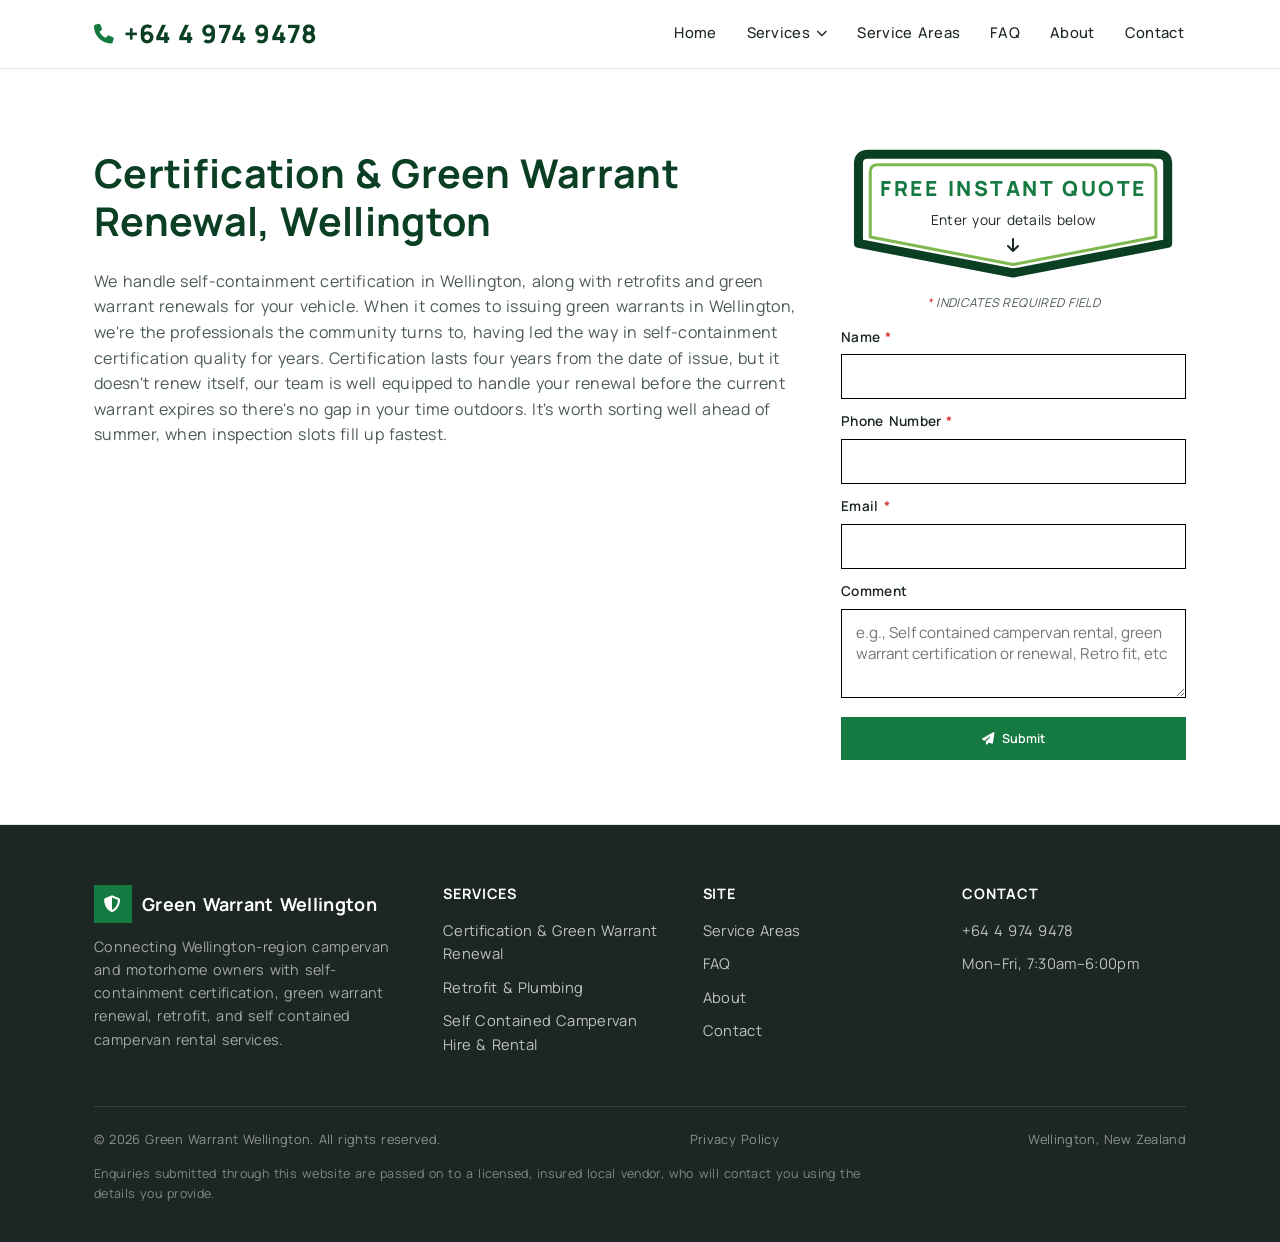
<file: certification-and-renewal.html>
<!DOCTYPE html>
<html lang="en-NZ">
<head>
<script src="https://analytics.ahrefs.com/analytics.js" data-key="p8DVoMghct9KG2XEPfR++w" async></script>
<!-- Google tag (gtag.js) -->
<script async src="https://www.googletagmanager.com/gtag/js?id=G-NF696JXVJN"></script>
<script>
  window.dataLayer = window.dataLayer || [];
  function gtag(){dataLayer.push(arguments);}
  gtag('js', new Date());

  gtag('config', 'G-NF696JXVJN');
</script>
<meta charset="UTF-8">
<script>
  var _lts = _lts || [];
  var _lts_container = "280o2";
</script>
<script src="//cdn.leadto.sale/core-v2.js" async></script>
<meta name="viewport" content="width=device-width, initial-scale=1.0">
<title>Certification &amp; Green Warrant Renewal | Wellington</title>
<meta name="description" content="Self-containment certification and green warrant renewals in Wellington, handled by an experienced local team.">
<link rel="canonical" href="https://www.greenwarrantwellington.co.nz/certification-and-renewal">
<meta property="og:type" content="website">
<meta property="og:site_name" content="Green Warrant Wellington">
<meta property="og:title" content="Certification &amp; Green Warrant Renewal | Wellington">
<meta property="og:description" content="Self-containment certification and green warrant renewals in Wellington, handled by an experienced local team.">
<meta property="og:url" content="https://www.greenwarrantwellington.co.nz/certification-and-renewal">
<meta property="og:image" content="https://www.greenwarrantwellington.co.nz/assets/images/hero-campervan.jpg">
<meta name="twitter:card" content="summary_large_image">
<meta name="twitter:title" content="Certification &amp; Green Warrant Renewal | Wellington">
<meta name="twitter:description" content="Self-containment certification and green warrant renewals in Wellington, handled by an experienced local team.">
<meta name="twitter:image" content="https://www.greenwarrantwellington.co.nz/assets/images/hero-campervan.jpg">
<link rel="icon" href="data:image/svg+xml,%3Csvg xmlns='http://www.w3.org/2000/svg' viewBox='0 0 24 24'%3E%3Crect width='24' height='24' rx='5' fill='%23157a42'/%3E%3Ctext x='12' y='17' font-size='13' text-anchor='middle' fill='white' font-family='Arial' font-weight='bold'%3EGW%3C/text%3E%3C/svg%3E">
<link rel="preconnect" href="https://fonts.googleapis.com">
<link rel="preconnect" href="https://fonts.gstatic.com" crossorigin>
<link href="https://fonts.googleapis.com/css2?family=Manrope:wght@400;500;600;700;800&amp;display=swap" rel="stylesheet">
<link rel="preload" href="https://cdnjs.cloudflare.com/ajax/libs/font-awesome/6.5.1/css/all.min.css" as="style" onload="this.onload=null;this.rel='stylesheet'">
<noscript><link rel="stylesheet" href="https://cdnjs.cloudflare.com/ajax/libs/font-awesome/6.5.1/css/all.min.css"></noscript>
<link rel="stylesheet" href="assets/css/style.css">
<script type="application/ld+json">
{
  "@context": "https://schema.org",
  "@type": "Service",
  "serviceType": "Self-Containment Vehicle Certification and Green Warrant Renewal",
  "name": "Certification &amp; Green Warrant Renewal, Wellington",
  "areaServed": ["Wellington", "Lower Hutt", "Porirua", "Kāpiti Coast", "Upper Hutt"],
  "url": "https://www.greenwarrantwellington.co.nz/certification-and-renewal",
  "provider": { "@type": "Organization", "name": "Green Warrant Wellington", "telephone": "+64-4-974-9478" },
  "description": "Self-containment certification and green warrant renewals for campervans, motorhomes and self-built vans in the Wellington region, connecting owners with a licensed PGDB-authorised Certification Authority."
}
</script>
</head>
<body>

  <header class="site-header">
    <div class="header-inner">
      <a href="tel:+6449749478" class="header-phone"><i class="fa-solid fa-phone"></i><span>+64 4 974 9478</span></a>
      <nav class="main-nav">
        <ul>
          <li><a href="/">Home</a></li>
          <li class="has-dropdown">
            <a href="#" class="dropdown-toggle">Services <i class="fa-solid fa-chevron-down"></i></a>
            <ul class="dropdown-menu">
              <li><a href="/certification-and-renewal" class="active">Certification &amp; Green Warrant Renewal</a></li>
              <li><a href="/retrofit-plumbing">Retrofit &amp; Plumbing</a></li>
              <li><a href="/campervan-rental">Self Contained Campervan Hire &amp; Rental</a></li>
            </ul>
          </li>
          <li><a href="/service-areas">Service Areas</a></li>
          <li><a href="/faq">FAQ</a></li>
          <li><a href="/about">About</a></li>
          <li><a href="/contact">Contact</a></li>
        </ul>
      </nav>
      <button class="nav-toggle" aria-label="Toggle menu" aria-expanded="false"><i class="fa-solid fa-bars"></i></button>
    </div>
  </header>

  <section class="page-hero">
    <div class="container page-hero-inner">
      <div class="page-hero-copy">
        <h1 style="font-size: clamp(1.375rem, 5vw, 2.475rem);">Certification &amp; Green Warrant Renewal, Wellington</h1>
        <p>We handle self-containment certification in Wellington, along with retrofits and green warrant renewals for your vehicle. When it comes to issuing green warrants in Wellington, we're the professionals the community turns to, having led the way in self-containment certification quality for years. Certification lasts four years from the date of issue, but it doesn't renew itself, our team is well equipped to handle your renewal before the current warrant expires so there's no gap in your time outdoors. It's worth sorting well ahead of summer, when inspection slots fill up fastest.</p>
      </div>
      <div class="hero-form-card">
        <div class="quote-badge">
          <svg class="quote-badge-shape" viewBox="0 0 600 240" preserveAspectRatio="none" aria-hidden="true" focusable="false">
            <path d="M30 8 H570 Q588 8 588 26 V176 L300 232 L12 176 V26 Q12 8 30 8 Z" fill="#ffffff" stroke="#0a3f24" stroke-width="9" stroke-linejoin="round" vector-effect="non-scaling-stroke"></path>
            <path d="M48 28 H552 Q566 28 566 42 V164 L300 216 L34 164 V42 Q34 28 48 28 Z" fill="none" stroke="#7fb84e" stroke-width="3" stroke-linejoin="round" vector-effect="non-scaling-stroke"></path>
          </svg>
          <div class="quote-badge-text">
            <span class="quote-badge-kicker">Free Instant Quote</span>
            <span class="quote-badge-sub">Enter your details below</span>
            <i class="fa-solid fa-arrow-down quote-badge-arrow" aria-hidden="true"></i>
          </div>
        </div>
        <p class="form-required-note"><span class="req">*</span> indicates required field</p>
        <form action="https://formspree.io/f/mjyvabqv" method="POST">
          <input type="hidden" name="_subject" value="New Quote Enquiry - Green Warrant Wellington">
          <input type="hidden" name="_next" value="https://www.greenwarrantwellington.co.nz/thank-you">
          <input type="hidden" name="_cc" value="tannatemaari@gmail.com">
          <input type="text" name="_gotcha" style="display:none" tabindex="-1" autocomplete="off">
          <div class="form-row">
            <label for="hero-name">Name <span class="req">*</span></label>
            <input type="text" id="hero-name" name="name" required autocomplete="name">
          </div>
          <div class="form-row">
            <label for="hero-phone">Phone Number <span class="req">*</span></label>
            <input type="tel" id="hero-phone" name="phone" required autocomplete="tel">
          </div>
          <div class="form-row">
            <label for="hero-email">Email <span class="req">*</span></label>
            <input type="email" id="hero-email" name="email" required autocomplete="email">
          </div>
          <div class="form-row">
            <label for="hero-comment">Comment</label>
            <textarea id="hero-comment" name="comment" rows="3" placeholder="e.g., Self contained campervan rental, green warrant certification or renewal, Retro fit, etc"></textarea>
          </div>
          <button type="submit" class="btn btn-primary btn-block"><i class="fa-solid fa-paper-plane"></i> Submit</button>
        </form>
      </div>
    </div>
  </section>

  <footer class="site-footer">
    <div class="container">
      <div class="footer-grid">
        <div class="footer-brand">
          <a href="/" class="brand">
            <span class="brand-icon"><i class="fa-solid fa-shield-halved"></i></span>
            <span>Green Warrant Wellington</span>
          </a>
          <p>Connecting Wellington-region campervan and motorhome owners with self-containment certification, green warrant renewal, retrofit, and self contained campervan rental services.</p>
        </div>
        <div>
          <h4>Services</h4>
          <ul>
            <li><a href="/certification-and-renewal">Certification &amp; Green Warrant Renewal</a></li>
            <li><a href="/retrofit-plumbing">Retrofit &amp; Plumbing</a></li>
            <li><a href="/campervan-rental">Self Contained Campervan Hire &amp; Rental</a></li>
          </ul>
        </div>
        <div>
          <h4>Site</h4>
          <ul>
            <li><a href="/service-areas">Service Areas</a></li>
            <li><a href="/faq">FAQ</a></li>
            <li><a href="/about">About</a></li>
            <li><a href="/contact">Contact</a></li>
          </ul>
        </div>
        <div>
          <h4>Contact</h4>
          <ul>
            <li><a href="tel:+6449749478">+64 4 974 9478</a></li>
            <li>Mon&ndash;Fri, 7:30am&ndash;6:00pm</li>
          </ul>
        </div>
      </div>
      <div class="footer-bottom">
        <span>&copy; 2026 Green Warrant Wellington. All rights reserved.</span>
        <a href="/privacy">Privacy Policy</a>
        <span>Wellington, New Zealand</span>
      </div>
      <p class="disclosure">Enquiries submitted through this website are passed on to a licensed, insured local vendor, who will contact you using the details you provide.</p>
    </div>
  </footer>

  <script src="assets/js/main.js"></script>
</body>
</html>
</file>
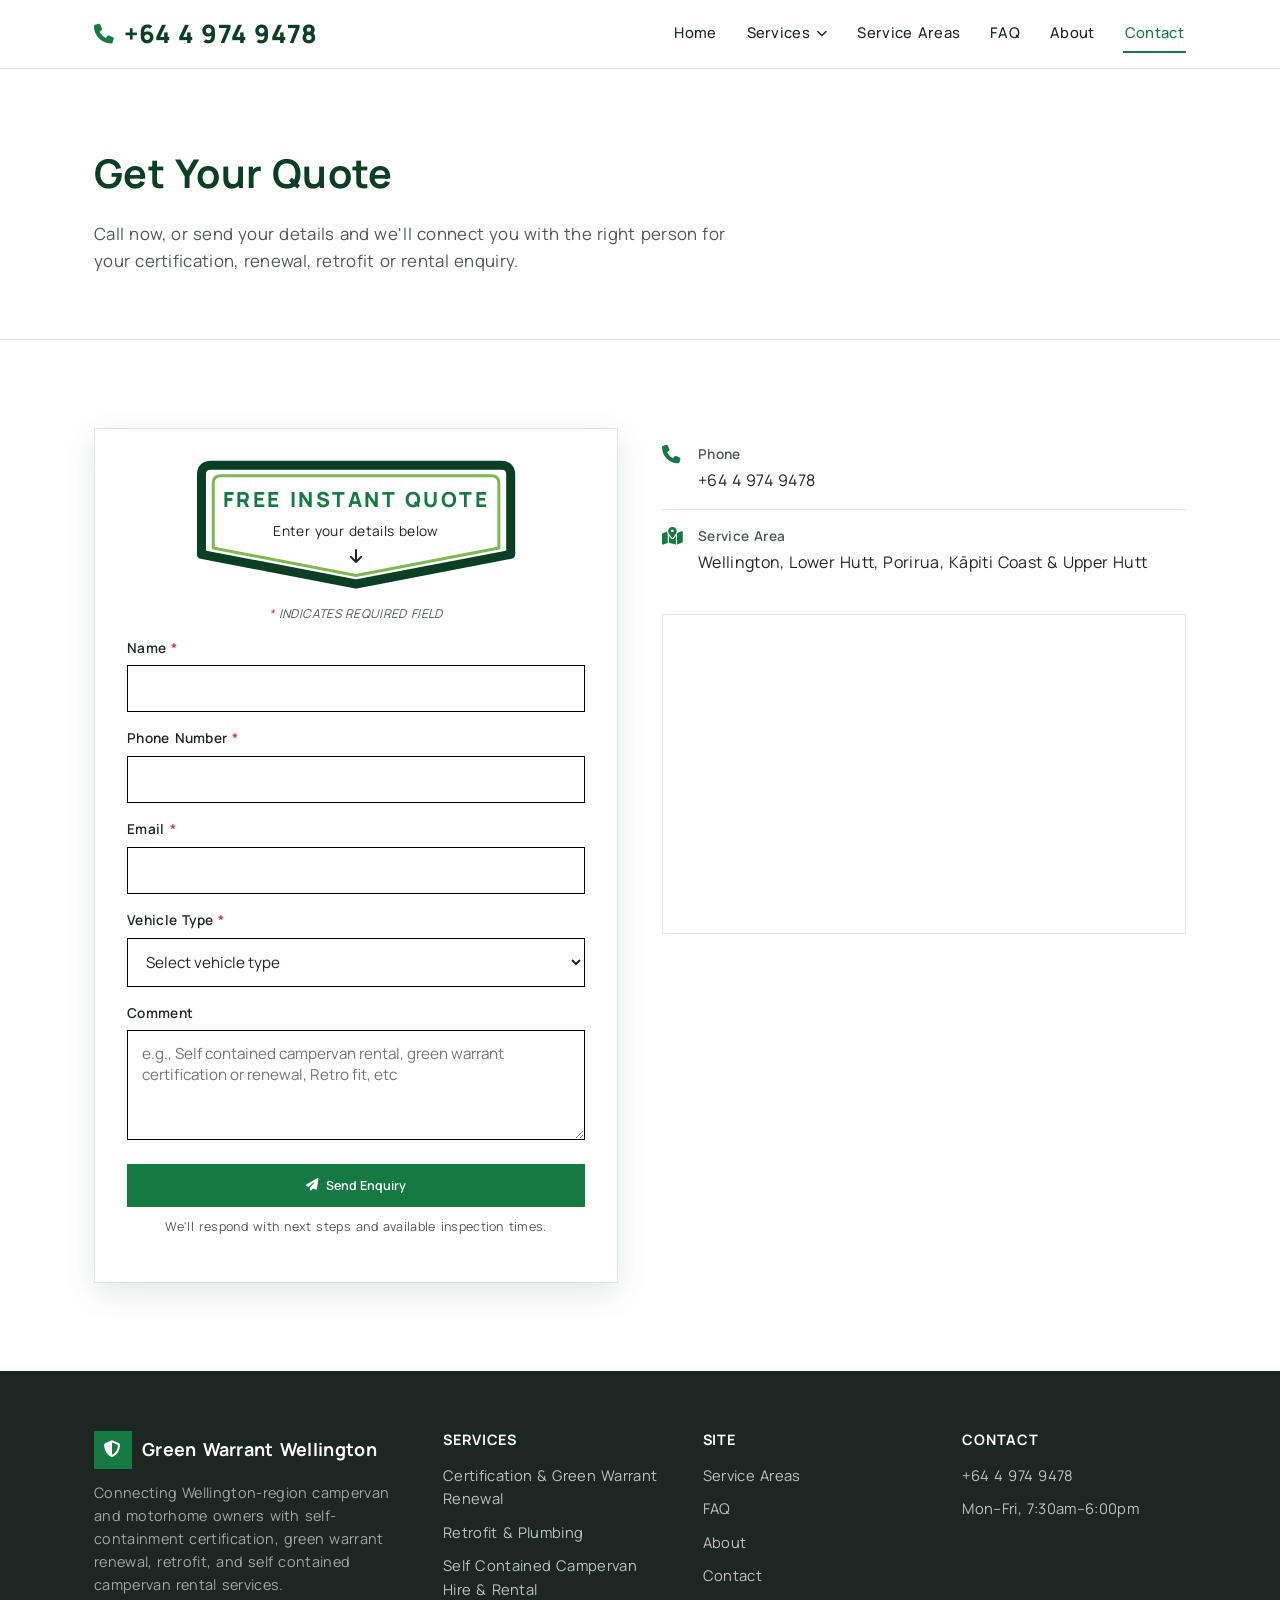
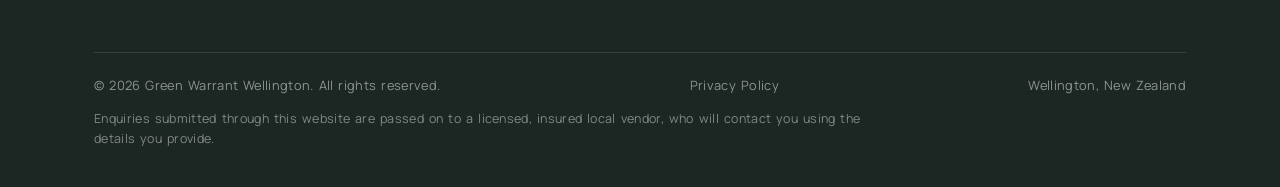
<file: contact.html>
<!DOCTYPE html>
<html lang="en-NZ">
<head>
<script src="https://analytics.ahrefs.com/analytics.js" data-key="p8DVoMghct9KG2XEPfR++w" async></script>
<!-- Google tag (gtag.js) -->
<script async src="https://www.googletagmanager.com/gtag/js?id=G-NF696JXVJN"></script>
<script>
  window.dataLayer = window.dataLayer || [];
  function gtag(){dataLayer.push(arguments);}
  gtag('js', new Date());

  gtag('config', 'G-NF696JXVJN');
</script>
<meta charset="UTF-8">
<script>
  var _lts = _lts || [];
  var _lts_container = "280o2";
</script>
<script src="//cdn.leadto.sale/core-v2.js" async></script>
<meta name="viewport" content="width=device-width, initial-scale=1.0">
<title>Contact | Green Warrant Wellington</title>
<meta name="description" content="Get self-containment certification, green warrant renewal, retrofit help, or campervan hire in Wellington. Call or send your details, and we'll connect you.">
<link rel="canonical" href="https://www.greenwarrantwellington.co.nz/contact">
<meta property="og:type" content="website">
<meta property="og:site_name" content="Green Warrant Wellington">
<meta property="og:title" content="Contact | Green Warrant Wellington">
<meta property="og:description" content="Get self-containment certification, green warrant renewal, retrofit help, or campervan hire in Wellington. Call or send your details, and we'll connect you.">
<meta property="og:url" content="https://www.greenwarrantwellington.co.nz/contact">
<meta property="og:image" content="https://www.greenwarrantwellington.co.nz/assets/images/hero-campervan.jpg">
<meta name="twitter:card" content="summary_large_image">
<meta name="twitter:title" content="Contact | Green Warrant Wellington">
<meta name="twitter:description" content="Get self-containment certification, green warrant renewal, retrofit help, or campervan hire in Wellington. Call or send your details, and we'll connect you.">
<meta name="twitter:image" content="https://www.greenwarrantwellington.co.nz/assets/images/hero-campervan.jpg">
<link rel="icon" href="data:image/svg+xml,%3Csvg xmlns='http://www.w3.org/2000/svg' viewBox='0 0 24 24'%3E%3Crect width='24' height='24' rx='5' fill='%23157a42'/%3E%3Ctext x='12' y='17' font-size='13' text-anchor='middle' fill='white' font-family='Arial' font-weight='bold'%3EGW%3C/text%3E%3C/svg%3E">
<link rel="preconnect" href="https://fonts.googleapis.com">
<link rel="preconnect" href="https://fonts.gstatic.com" crossorigin>
<link href="https://fonts.googleapis.com/css2?family=Manrope:wght@400;500;600;700;800&amp;display=swap" rel="stylesheet">
<link rel="preload" href="https://cdnjs.cloudflare.com/ajax/libs/font-awesome/6.5.1/css/all.min.css" as="style" onload="this.onload=null;this.rel='stylesheet'">
<noscript><link rel="stylesheet" href="https://cdnjs.cloudflare.com/ajax/libs/font-awesome/6.5.1/css/all.min.css"></noscript>
<link rel="stylesheet" href="assets/css/style.css">
<script type="application/ld+json">
{
  "@context": "https://schema.org",
  "@type": "Service",
  "name": "Green Warrant Wellington",
  "areaServed": ["Wellington", "Lower Hutt", "Porirua", "Kāpiti Coast", "Upper Hutt"],
  "url": "https://www.greenwarrantwellington.co.nz/contact",
  "provider": { "@type": "Organization", "name": "Green Warrant Wellington", "telephone": "+64-4-974-9478" }
}
</script>
</head>
<body>

  <header class="site-header">
    <div class="header-inner">
      <a href="tel:+6449749478" class="header-phone"><i class="fa-solid fa-phone"></i><span>+64 4 974 9478</span></a>
      <nav class="main-nav">
        <ul>
          <li><a href="/">Home</a></li>
          <li class="has-dropdown">
            <a href="#" class="dropdown-toggle">Services <i class="fa-solid fa-chevron-down"></i></a>
            <ul class="dropdown-menu">
              <li><a href="/certification-and-renewal">Certification & Green Warrant Renewal</a></li>
              <li><a href="/retrofit-plumbing">Retrofit &amp; Plumbing</a></li>
              <li><a href="/campervan-rental">Self Contained Campervan Hire &amp; Rental</a></li>
            </ul>
          </li>
          <li><a href="/service-areas">Service Areas</a></li>
          <li><a href="/faq">FAQ</a></li>
          <li><a href="/about">About</a></li>
          <li><a href="/contact" class="active">Contact</a></li>
        </ul>
      </nav>
      <button class="nav-toggle" aria-label="Toggle menu" aria-expanded="false"><i class="fa-solid fa-bars"></i></button>
    </div>
  </header>

  <section class="page-hero">
    <div class="container">
      <h1 style="font-size: clamp(1.375rem, 5vw, 2.475rem);">Get Your Quote</h1>
      <p class="lead">Call now, or send your details and we'll connect you with the right person for your certification, renewal, retrofit or rental enquiry.</p>
    </div>
  </section>

  <section class="section">
    <div class="container">
      <div class="grid-2" style="align-items:start; gap:44px;">

        <div class="form-card" id="enquiry">
          <div class="quote-badge">
            <svg class="quote-badge-shape" viewBox="0 0 600 240" preserveAspectRatio="none" aria-hidden="true" focusable="false">
              <path d="M30 8 H570 Q588 8 588 26 V176 L300 232 L12 176 V26 Q12 8 30 8 Z" fill="#ffffff" stroke="#0a3f24" stroke-width="9" stroke-linejoin="round" vector-effect="non-scaling-stroke"></path>
              <path d="M48 28 H552 Q566 28 566 42 V164 L300 216 L34 164 V42 Q34 28 48 28 Z" fill="none" stroke="#7fb84e" stroke-width="3" stroke-linejoin="round" vector-effect="non-scaling-stroke"></path>
            </svg>
            <div class="quote-badge-text">
              <span class="quote-badge-kicker">Free Instant Quote</span>
              <span class="quote-badge-sub">Enter your details below</span>
              <i class="fa-solid fa-arrow-down quote-badge-arrow" aria-hidden="true"></i>
            </div>
          </div>
          <p class="form-required-note"><span class="req">*</span> indicates required field</p>
          <form action="https://formspree.io/f/mjyvabqv" method="POST">
            <input type="hidden" name="_subject" value="New Quote Enquiry - Green Warrant Wellington">
            <input type="hidden" name="_next" value="https://www.greenwarrantwellington.co.nz/thank-you">
            <input type="hidden" name="_cc" value="tannatemaari@gmail.com">
            <input type="text" name="_gotcha" style="display:none" tabindex="-1" autocomplete="off">
            <div class="form-row">
              <label for="name">Name <span class="req">*</span></label>
              <input type="text" id="name" name="name" required autocomplete="name">
            </div>
            <div class="form-row">
              <label for="phone">Phone Number <span class="req">*</span></label>
              <input type="tel" id="phone" name="phone" required autocomplete="tel">
            </div>
            <div class="form-row">
              <label for="email">Email <span class="req">*</span></label>
              <input type="email" id="email" name="email" required autocomplete="email">
            </div>
            <div class="form-row">
              <label for="vehicle">Vehicle Type <span class="req">*</span></label>
              <select id="vehicle" name="vehicle_type" required>
                <option value="" disabled selected>Select vehicle type</option>
                <option value="Campervan">Campervan</option>
                <option value="Motorhome">Motorhome</option>
                <option value="Converted van">Converted van</option>
                <option value="Caravan">Caravan</option>
                <option value="Other">Other</option>
              </select>
            </div>
            <div class="form-row">
              <label for="message">Comment</label>
              <textarea id="message" name="message" rows="4" placeholder="e.g., Self contained campervan rental, green warrant certification or renewal, Retro fit, etc"></textarea>
            </div>
            <button type="submit" class="btn btn-primary btn-block"><i class="fa-solid fa-paper-plane"></i> Send Enquiry</button>
            <p class="form-note">We'll respond with next steps and available inspection times.</p>
          </form>
        </div>

        <div>
          <ul class="info-list">
            <li>
              <i class="fa-solid fa-phone"></i>
              <div><strong>Phone</strong><a href="tel:+6449749478">+64 4 974 9478</a></div>
            </li>
            <li>
              <i class="fa-solid fa-map-location-dot"></i>
              <div><strong>Service Area</strong>Wellington, Lower Hutt, Porirua, Kāpiti Coast &amp; Upper Hutt</div>
            </li>
          </ul>

          <div class="map-embed" style="margin-top:22px;">
            <iframe src="https://maps.google.com/maps?q=Wellington%2C%20New%20Zealand&z=10&output=embed" loading="lazy" referrerpolicy="no-referrer-when-downgrade" title="Wellington region service area map"></iframe>
          </div>
        </div>

      </div>
    </div>
  </section>

  <footer class="site-footer">
    <div class="container">
      <div class="footer-grid">
        <div class="footer-brand">
          <a href="/" class="brand">
            <span class="brand-icon"><i class="fa-solid fa-shield-halved"></i></span>
            <span>Green Warrant Wellington</span>
          </a>
          <p>Connecting Wellington-region campervan and motorhome owners with self-containment certification, green warrant renewal, retrofit, and self contained campervan rental services.</p>
        </div>
        <div>
          <h4>Services</h4>
          <ul>
            <li><a href="/certification-and-renewal">Certification & Green Warrant Renewal</a></li>
            <li><a href="/retrofit-plumbing">Retrofit &amp; Plumbing</a></li>
            <li><a href="/campervan-rental">Self Contained Campervan Hire &amp; Rental</a></li>
          </ul>
        </div>
        <div>
          <h4>Site</h4>
          <ul>
            <li><a href="/service-areas">Service Areas</a></li>
            <li><a href="/faq">FAQ</a></li>
            <li><a href="/about">About</a></li>
            <li><a href="/contact">Contact</a></li>
          </ul>
        </div>
        <div>
          <h4>Contact</h4>
          <ul>
            <li><a href="tel:+6449749478">+64 4 974 9478</a></li>
            <li>Mon&ndash;Fri, 7:30am&ndash;6:00pm</li>
          </ul>
        </div>
      </div>
      <div class="footer-bottom">
        <span>&copy; 2026 Green Warrant Wellington. All rights reserved.</span>
        <a href="/privacy">Privacy Policy</a>
        <span>Wellington, New Zealand</span>
      </div>
      <p class="disclosure">Enquiries submitted through this website are passed on to a licensed, insured local vendor, who will contact you using the details you provide.</p>
    </div>
  </footer>

  <script src="assets/js/main.js"></script>
</body>
</html>
</file>
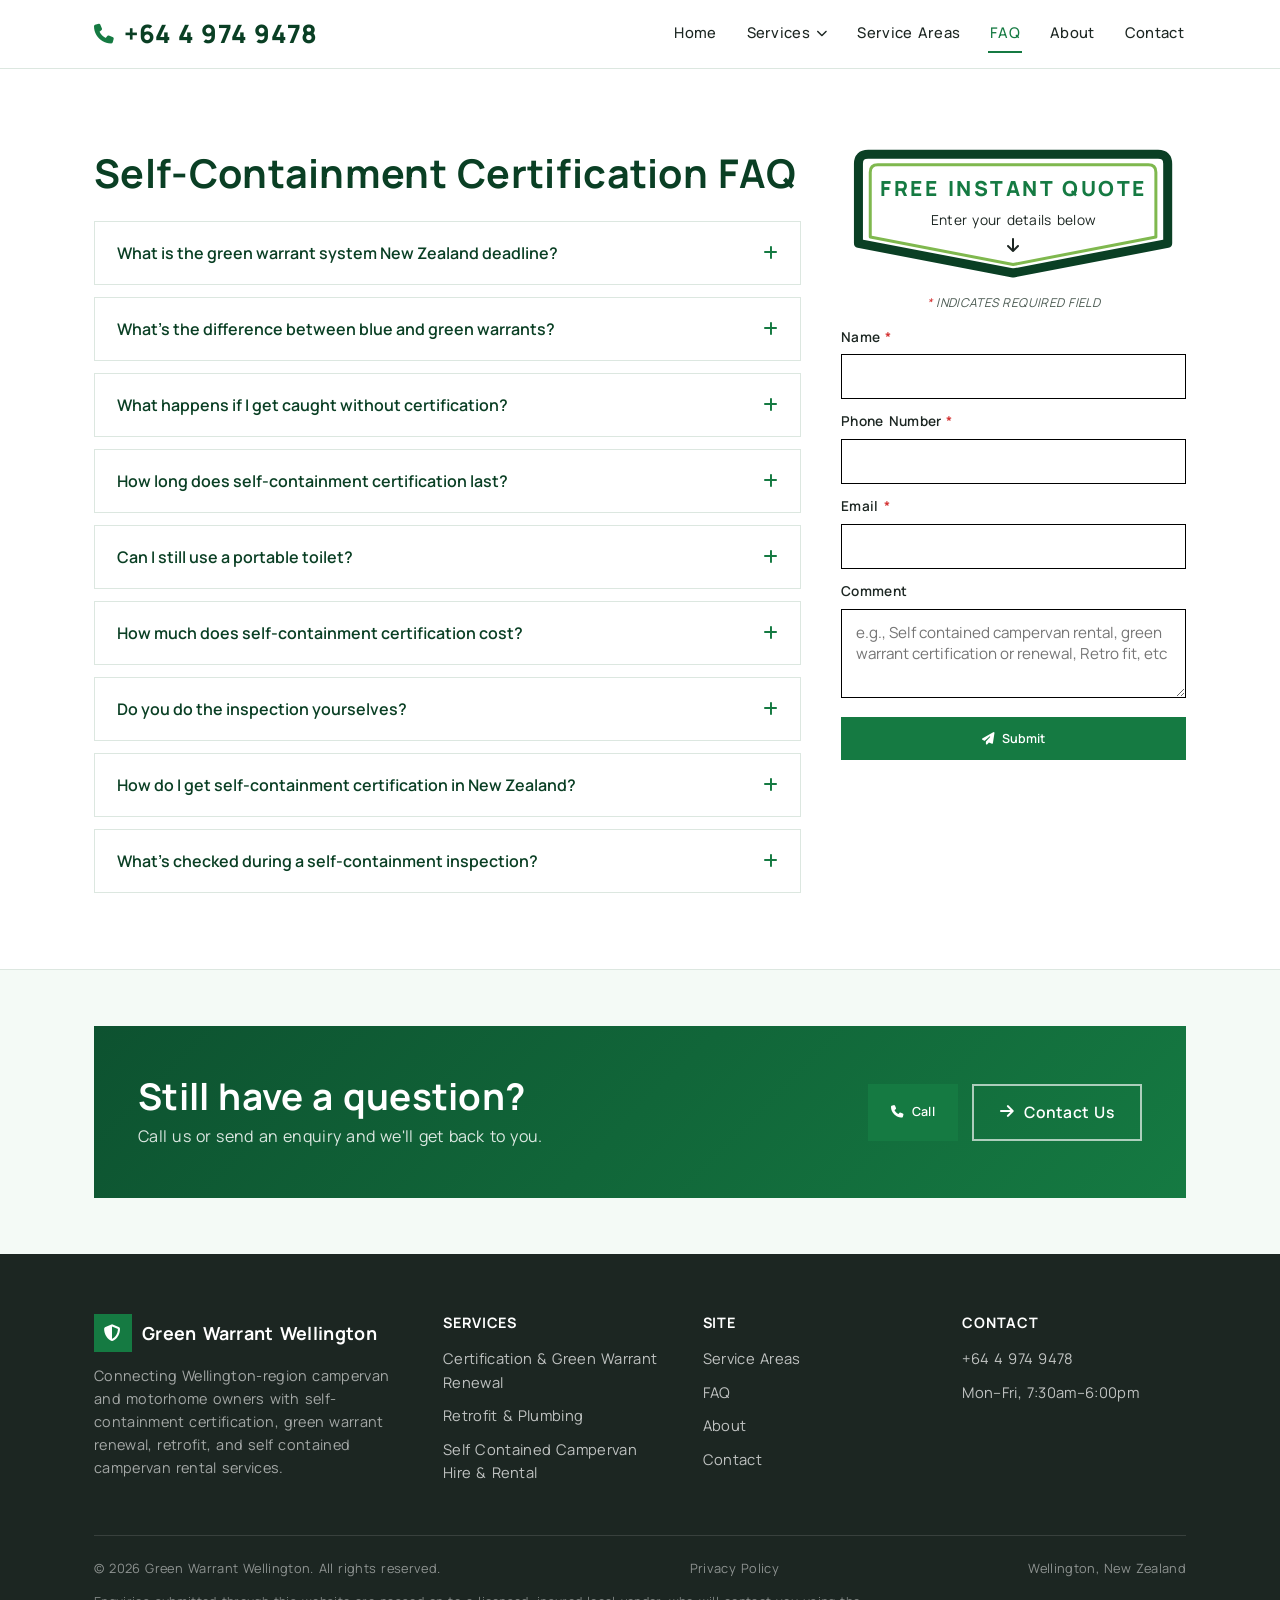
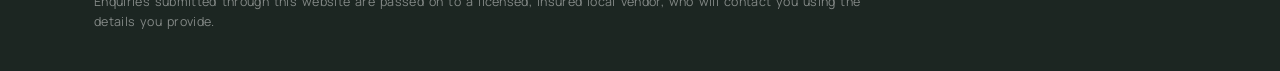
<file: faq.html>
<!DOCTYPE html>
<html lang="en-NZ">
<head>
<script src="https://analytics.ahrefs.com/analytics.js" data-key="p8DVoMghct9KG2XEPfR++w" async></script>
<!-- Google tag (gtag.js) -->
<script async src="https://www.googletagmanager.com/gtag/js?id=G-NF696JXVJN"></script>
<script>
  window.dataLayer = window.dataLayer || [];
  function gtag(){dataLayer.push(arguments);}
  gtag('js', new Date());

  gtag('config', 'G-NF696JXVJN');
</script>
<meta charset="UTF-8">
<script>
  var _lts = _lts || [];
  var _lts_container = "280o2";
</script>
<script src="//cdn.leadto.sale/core-v2.js" async></script>
<meta name="viewport" content="width=device-width, initial-scale=1.0">
<title>Self-Containment Certification FAQ | Wellington</title>
<meta name="description" content="Answers on green warrant self-containment certification in Wellington: blue vs green warrants, cost, renewal, and fines.">
<link rel="canonical" href="https://www.greenwarrantwellington.co.nz/faq">
<meta property="og:type" content="website">
<meta property="og:site_name" content="Green Warrant Wellington">
<meta property="og:title" content="Self-Containment Certification FAQ | Wellington">
<meta property="og:description" content="Answers on green warrant self-containment certification in Wellington: blue vs green warrants, cost, renewal, and fines.">
<meta property="og:url" content="https://www.greenwarrantwellington.co.nz/faq">
<meta property="og:image" content="https://www.greenwarrantwellington.co.nz/assets/images/hero-campervan.jpg">
<meta name="twitter:card" content="summary_large_image">
<meta name="twitter:title" content="Self-Containment Certification FAQ | Wellington">
<meta name="twitter:description" content="Answers on green warrant self-containment certification in Wellington: blue vs green warrants, cost, renewal, and fines.">
<meta name="twitter:image" content="https://www.greenwarrantwellington.co.nz/assets/images/hero-campervan.jpg">
<link rel="icon" href="data:image/svg+xml,%3Csvg xmlns='http://www.w3.org/2000/svg' viewBox='0 0 24 24'%3E%3Crect width='24' height='24' rx='5' fill='%23157a42'/%3E%3Ctext x='12' y='17' font-size='13' text-anchor='middle' fill='white' font-family='Arial' font-weight='bold'%3EGW%3C/text%3E%3C/svg%3E">
<link rel="preconnect" href="https://fonts.googleapis.com">
<link rel="preconnect" href="https://fonts.gstatic.com" crossorigin>
<link href="https://fonts.googleapis.com/css2?family=Manrope:wght@400;500;600;700;800&amp;display=swap" rel="stylesheet">
<link rel="preload" href="https://cdnjs.cloudflare.com/ajax/libs/font-awesome/6.5.1/css/all.min.css" as="style" onload="this.onload=null;this.rel='stylesheet'">
<noscript><link rel="stylesheet" href="https://cdnjs.cloudflare.com/ajax/libs/font-awesome/6.5.1/css/all.min.css"></noscript>
<link rel="stylesheet" href="assets/css/style.css">
<script type="application/ld+json">
{
  "@context": "https://schema.org",
  "@type": "FAQPage",
  "mainEntity": [
    {
      "@type": "Question",
      "name": "What is the green warrant system New Zealand deadline?",
      "acceptedAnswer": { "@type": "Answer", "text": "The Self-Contained Vehicles Regulations 2023 set a nationwide deadline of 7th June 2026, after which blue warrants are no longer valid. From 7th June, if you want to freedom camp in a self-contained vehicle in New Zealand, you now need a current green warrant which requires a permanently fixed toilet. If your vehicle only ever had a blue warrant, or your green warrant has lapsed, you'll need a new inspection before you can legally freedom camp — a $400 fine applies if you're caught without one." }
    },
    {
      "@type": "Question",
      "name": "What's the difference between blue and green warrants?",
      "acceptedAnswer": { "@type": "Answer", "text": "Blue warrants were issued under the previous self-containment scheme. Since 7 June 2026, blue warrants have no longer been valid nationwide — every vehicle used for freedom camping needs a current green warrant issued under the Self-Contained Vehicles Regulations 2023." }
    },
    {
      "@type": "Question",
      "name": "What happens if I get caught without certification?",
      "acceptedAnswer": { "@type": "Answer", "text": "Freedom camping without valid self-containment certification can result in a $400 fine." }
    },
    {
      "@type": "Question",
      "name": "How long does self-containment certification last?",
      "acceptedAnswer": { "@type": "Answer", "text": "A green warrant is valid for 4 years from the date of issue, after which the vehicle needs a revalidation inspection." }
    },
    {
      "@type": "Question",
      "name": "Can I still use a portable toilet?",
      "acceptedAnswer": { "@type": "Answer", "text": "No. A permanently fixed toilet is now required — portable toilets no longer qualify a vehicle as self-contained." }
    },
    {
      "@type": "Question",
      "name": "How much does self-containment certification cost?",
      "acceptedAnswer": { "@type": "Answer", "text": "Typical certification cost is NZ$183 to $280, including the NZ$120 PGDB levy, before any retrofit work your vehicle might need." }
    },
    {
      "@type": "Question",
      "name": "Do you do the inspection yourselves?",
      "acceptedAnswer": { "@type": "Answer", "text": "No. Green Warrant Wellington connects you with a licensed PGDB-authorised Certification Authority who carries out the inspection and issues certification. We don't perform inspections or issue certificates ourselves." }
    },
    {
      "@type": "Question",
      "name": "How do I get self-containment certification in New Zealand?",
      "acceptedAnswer": { "@type": "Answer", "text": "Make sure your vehicle has a permanently fixed toilet and adequate fresh, grey and black water storage, then book an inspection with a PGDB-authorised Certification Authority. If your vehicle needs retrofit work first, that should be arranged before booking the inspection." }
    },
    {
      "@type": "Question",
      "name": "What's checked during a self-containment inspection?",
      "acceptedAnswer": { "@type": "Answer", "text": "Inspectors check the fixed toilet, fresh water tank capacity and fittings, and grey/black water storage and outlets, against the standard in the Self-Contained Vehicles Regulations 2023." }
    }
  ]
}
</script>
</head>
<body>

  <header class="site-header">
    <div class="header-inner">
      <a href="tel:+6449749478" class="header-phone"><i class="fa-solid fa-phone"></i><span>+64 4 974 9478</span></a>
      <nav class="main-nav">
        <ul>
          <li><a href="/">Home</a></li>
          <li class="has-dropdown">
            <a href="#" class="dropdown-toggle">Services <i class="fa-solid fa-chevron-down"></i></a>
            <ul class="dropdown-menu">
              <li><a href="/certification-and-renewal">Certification & Green Warrant Renewal</a></li>
              <li><a href="/retrofit-plumbing">Retrofit &amp; Plumbing</a></li>
              <li><a href="/campervan-rental">Self Contained Campervan Hire &amp; Rental</a></li>
            </ul>
          </li>
          <li><a href="/service-areas">Service Areas</a></li>
          <li><a href="/faq" class="active">FAQ</a></li>
          <li><a href="/about">About</a></li>
          <li><a href="/contact">Contact</a></li>
        </ul>
      </nav>
      <button class="nav-toggle" aria-label="Toggle menu" aria-expanded="false"><i class="fa-solid fa-bars"></i></button>
    </div>
  </header>

  <section class="page-hero">
    <div class="container page-hero-inner">
      <div class="page-hero-copy">
        <h1 style="font-size: clamp(1.375rem, 5vw, 2.475rem);">Self-Containment Certification FAQ</h1>
        <div class="faq-list">

          <div class="faq-item">
            <button class="faq-q">What is the green warrant system New Zealand deadline? <i class="fa-solid fa-plus"></i></button>
            <div class="faq-a"><p>The Self-Contained Vehicles Regulations 2023 set a nationwide deadline of 7th June 2026, after which blue warrants are no longer valid. From 7th June, if you want to freedom camp in a self-contained vehicle in New Zealand, you now need a current green warrant which requires a permanently fixed toilet. If your vehicle only ever had a blue warrant, or your green warrant has lapsed, you'll need a new inspection before you can legally freedom camp — a $400 fine applies if you're caught without one.</p></div>
          </div>

          <div class="faq-item">
            <button class="faq-q">What's the difference between blue and green warrants? <i class="fa-solid fa-plus"></i></button>
            <div class="faq-a"><p>Blue warrants were issued under the previous self-containment scheme. Since 7 June 2026, blue warrants have no longer been valid nationwide — every vehicle used for freedom camping needs a current green warrant issued under the Self-Contained Vehicles Regulations 2023.</p></div>
          </div>

          <div class="faq-item">
            <button class="faq-q">What happens if I get caught without certification? <i class="fa-solid fa-plus"></i></button>
            <div class="faq-a"><p>Freedom camping without valid self-containment certification can result in a $400 fine.</p></div>
          </div>

          <div class="faq-item">
            <button class="faq-q">How long does self-containment certification last? <i class="fa-solid fa-plus"></i></button>
            <div class="faq-a"><p>A green warrant is valid for 4 years from the date of issue, after which the vehicle needs a revalidation inspection. See our <a href="/certification-and-renewal">renewal page</a> for details.</p></div>
          </div>

          <div class="faq-item">
            <button class="faq-q">Can I still use a portable toilet? <i class="fa-solid fa-plus"></i></button>
            <div class="faq-a"><p>No. A permanently fixed toilet is now required — portable toilets no longer qualify a vehicle as self-contained. If your vehicle still has one, see our <a href="/retrofit-plumbing">retrofit &amp; plumbing page</a>.</p></div>
          </div>

          <div class="faq-item">
            <button class="faq-q">How much does self-containment certification cost? <i class="fa-solid fa-plus"></i></button>
            <div class="faq-a"><p>Typical certification cost is NZ$183–280, including the NZ$120 PGDB levy, before any retrofit work your vehicle might need.</p></div>
          </div>

          <div class="faq-item">
            <button class="faq-q">Do you do the inspection yourselves? <i class="fa-solid fa-plus"></i></button>
            <div class="faq-a"><p>No. Green Warrant Wellington connects you with a licensed PGDB-authorised Certification Authority who carries out the inspection and issues certification. We don't perform inspections or issue certificates ourselves.</p></div>
          </div>

          <div class="faq-item">
            <button class="faq-q">How do I get self-containment certification in New Zealand? <i class="fa-solid fa-plus"></i></button>
            <div class="faq-a"><p>Make sure your vehicle has a permanently fixed toilet and adequate fresh, grey and black water storage, then book an inspection with a PGDB-authorised Certification Authority. If your vehicle needs retrofit work first, that should be arranged before booking the inspection.</p></div>
          </div>

          <div class="faq-item">
            <button class="faq-q">What's checked during a self-containment inspection? <i class="fa-solid fa-plus"></i></button>
            <div class="faq-a"><p>Inspectors check the fixed toilet, fresh water tank capacity and fittings, and grey/black water storage and outlets, against the standard in the Self-Contained Vehicles Regulations 2023.</p></div>
          </div>

        </div>
      </div>
      <div class="hero-form-card">
        <div class="quote-badge">
          <svg class="quote-badge-shape" viewBox="0 0 600 240" preserveAspectRatio="none" aria-hidden="true" focusable="false">
            <path d="M30 8 H570 Q588 8 588 26 V176 L300 232 L12 176 V26 Q12 8 30 8 Z" fill="#ffffff" stroke="#0a3f24" stroke-width="9" stroke-linejoin="round" vector-effect="non-scaling-stroke"></path>
            <path d="M48 28 H552 Q566 28 566 42 V164 L300 216 L34 164 V42 Q34 28 48 28 Z" fill="none" stroke="#7fb84e" stroke-width="3" stroke-linejoin="round" vector-effect="non-scaling-stroke"></path>
          </svg>
          <div class="quote-badge-text">
            <span class="quote-badge-kicker">Free Instant Quote</span>
            <span class="quote-badge-sub">Enter your details below</span>
            <i class="fa-solid fa-arrow-down quote-badge-arrow" aria-hidden="true"></i>
          </div>
        </div>
        <p class="form-required-note"><span class="req">*</span> indicates required field</p>
        <form action="https://formspree.io/f/mjyvabqv" method="POST">
          <input type="hidden" name="_subject" value="New Quote Enquiry - Green Warrant Wellington">
          <input type="hidden" name="_next" value="https://www.greenwarrantwellington.co.nz/thank-you">
          <input type="hidden" name="_cc" value="tannatemaari@gmail.com">
          <input type="text" name="_gotcha" style="display:none" tabindex="-1" autocomplete="off">
          <div class="form-row">
            <label for="hero-name">Name <span class="req">*</span></label>
            <input type="text" id="hero-name" name="name" required autocomplete="name">
          </div>
          <div class="form-row">
            <label for="hero-phone">Phone Number <span class="req">*</span></label>
            <input type="tel" id="hero-phone" name="phone" required autocomplete="tel">
          </div>
          <div class="form-row">
            <label for="hero-email">Email <span class="req">*</span></label>
            <input type="email" id="hero-email" name="email" required autocomplete="email">
          </div>
          <div class="form-row">
            <label for="hero-comment">Comment</label>
            <textarea id="hero-comment" name="comment" rows="3" placeholder="e.g., Self contained campervan rental, green warrant certification or renewal, Retro fit, etc"></textarea>
          </div>
          <button type="submit" class="btn btn-primary btn-block"><i class="fa-solid fa-paper-plane"></i> Submit</button>
        </form>
      </div>
    </div>
  </section>

  <section class="section-sm section-alt">
    <div class="container">
      <div class="cta-band">
        <div>
          <h2>Still have a question?</h2>
          <p>Call us or send an enquiry and we'll get back to you.</p>
        </div>
        <div class="cta-row" style="margin-top:0;">
          <a href="tel:+6449749478" class="btn btn-primary"><i class="fa-solid fa-phone"></i> Call</a>
          <a href="/contact" class="btn btn-outline"><i class="fa-solid fa-arrow-right"></i> Contact Us</a>
        </div>
      </div>
    </div>
  </section>

  <footer class="site-footer">
    <div class="container">
      <div class="footer-grid">
        <div class="footer-brand">
          <a href="/" class="brand">
            <span class="brand-icon"><i class="fa-solid fa-shield-halved"></i></span>
            <span>Green Warrant Wellington</span>
          </a>
          <p>Connecting Wellington-region campervan and motorhome owners with self-containment certification, green warrant renewal, retrofit, and self contained campervan rental services.</p>
        </div>
        <div>
          <h4>Services</h4>
          <ul>
            <li><a href="/certification-and-renewal">Certification & Green Warrant Renewal</a></li>
            <li><a href="/retrofit-plumbing">Retrofit &amp; Plumbing</a></li>
            <li><a href="/campervan-rental">Self Contained Campervan Hire &amp; Rental</a></li>
          </ul>
        </div>
        <div>
          <h4>Site</h4>
          <ul>
            <li><a href="/service-areas">Service Areas</a></li>
            <li><a href="/faq">FAQ</a></li>
            <li><a href="/about">About</a></li>
            <li><a href="/contact">Contact</a></li>
          </ul>
        </div>
        <div>
          <h4>Contact</h4>
          <ul>
            <li><a href="tel:+6449749478">+64 4 974 9478</a></li>
            <li>Mon&ndash;Fri, 7:30am&ndash;6:00pm</li>
          </ul>
        </div>
      </div>
      <div class="footer-bottom">
        <span>&copy; 2026 Green Warrant Wellington. All rights reserved.</span>
        <a href="/privacy">Privacy Policy</a>
        <span>Wellington, New Zealand</span>
      </div>
      <p class="disclosure">Enquiries submitted through this website are passed on to a licensed, insured local vendor, who will contact you using the details you provide.</p>
    </div>
  </footer>

  <script src="assets/js/main.js"></script>
</body>
</html>
</file>
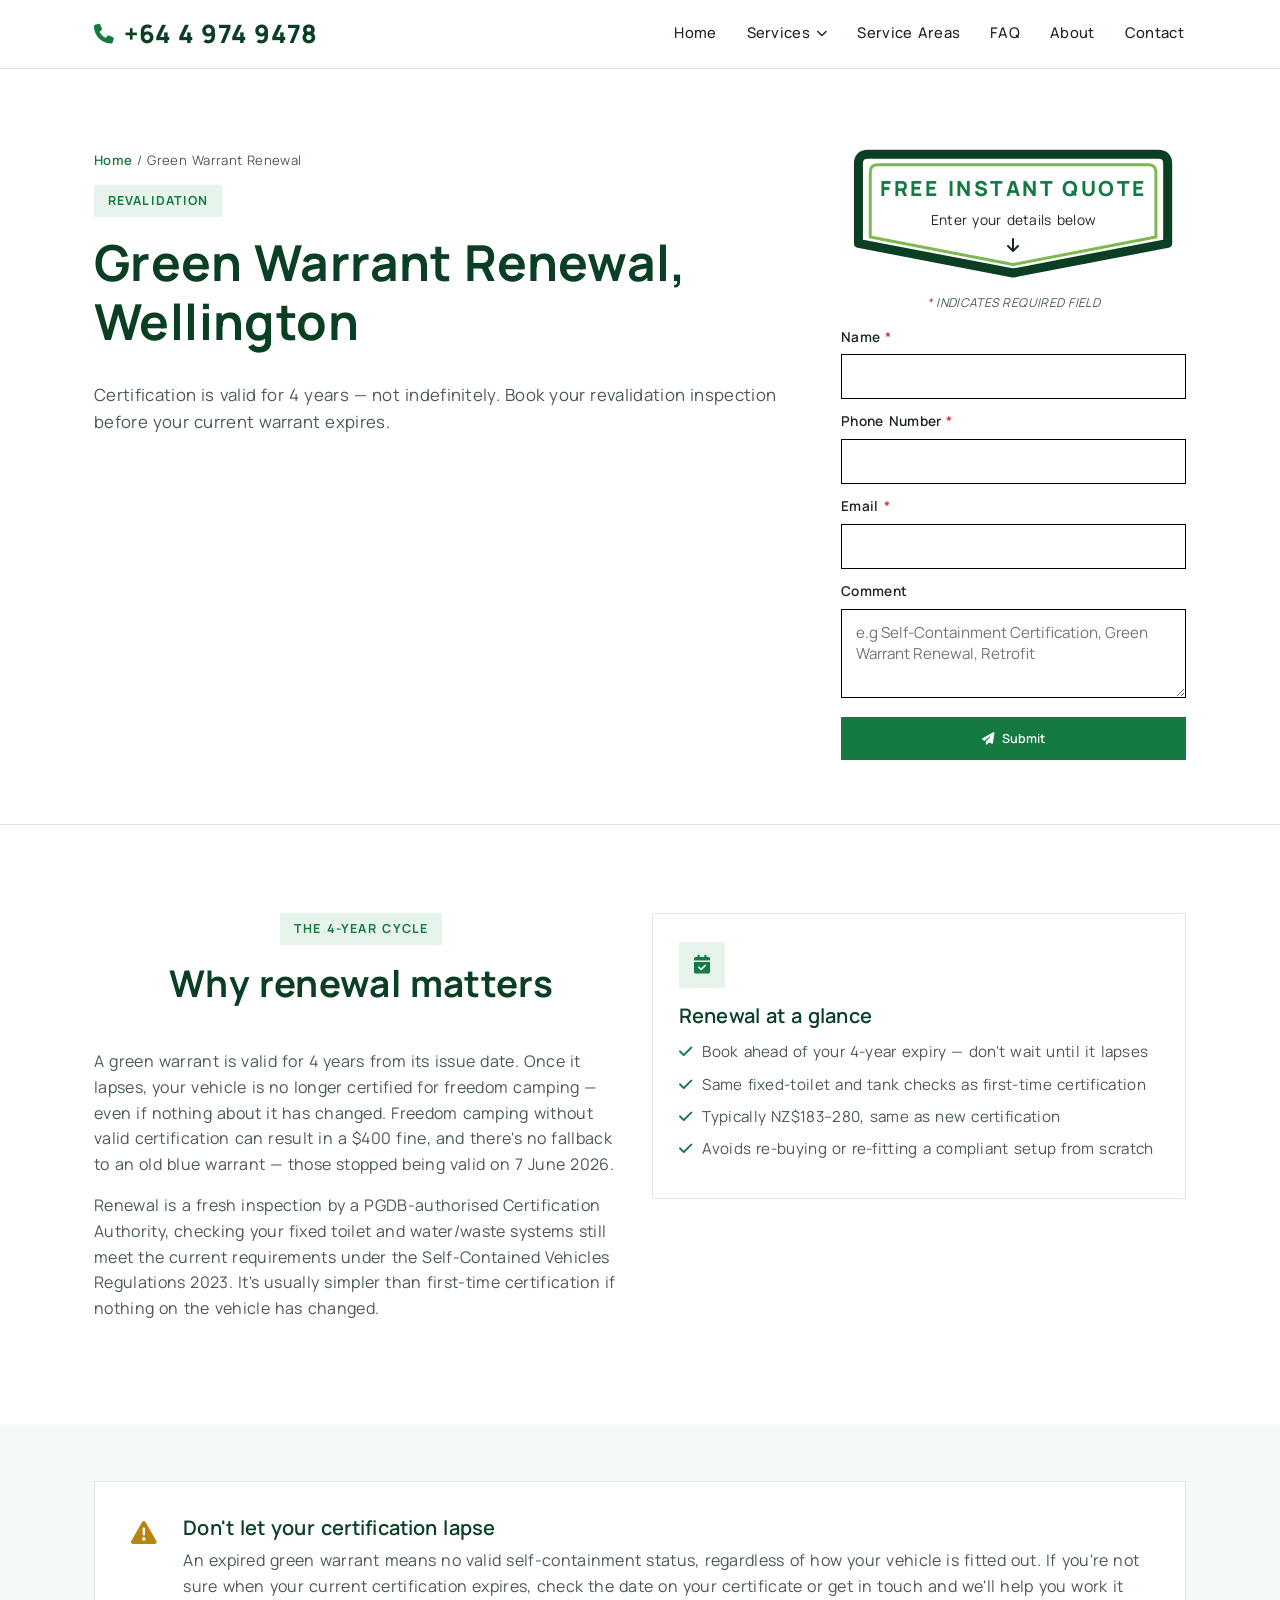
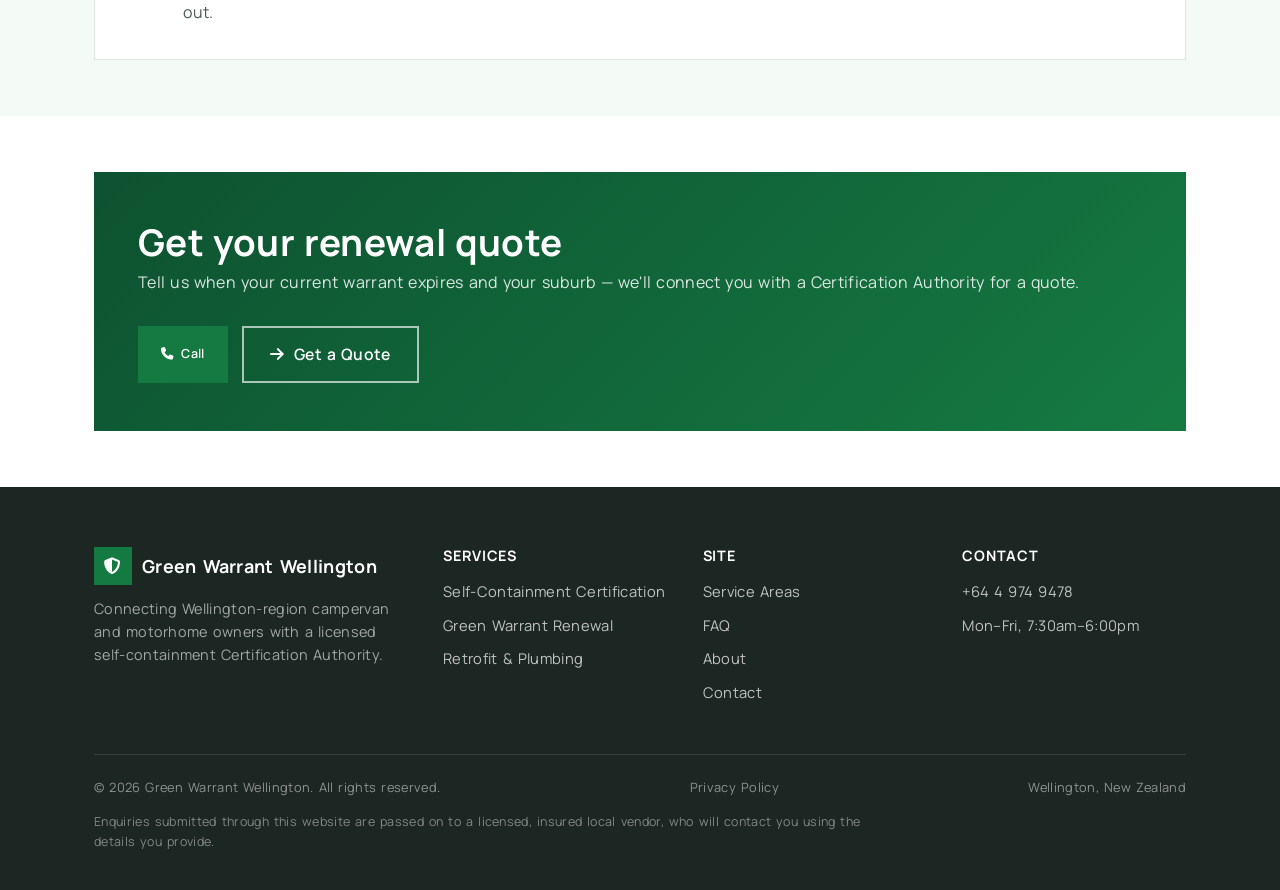
<file: green-warrant-renewal.html>
<!DOCTYPE html>
<html lang="en-NZ">
<head>
<script src="https://analytics.ahrefs.com/analytics.js" data-key="p8DVoMghct9KG2XEPfR++w" async></script>
<!-- Google tag (gtag.js) -->
<script async src="https://www.googletagmanager.com/gtag/js?id=G-NF696JXVJN"></script>
<script>
  window.dataLayer = window.dataLayer || [];
  function gtag(){dataLayer.push(arguments);}
  gtag('js', new Date());

  gtag('config', 'G-NF696JXVJN');
</script>
<meta charset="UTF-8">
<script>
  var _lts = _lts || [];
  var _lts_container = "280o2";
</script>
<script src="//cdn.leadto.sale/core-v2.js" async></script>
<meta name="viewport" content="width=device-width, initial-scale=1.0">
<title>Green Warrant Renewal Wellington | Revalidation</title>
<meta name="description" content="Green warrant certification expires after 4 years. Book your revalidation inspection in Wellington before it lapses.">
<link rel="canonical" href="https://www.greenwarrantwellington.co.nz/green-warrant-renewal">
<meta property="og:type" content="website">
<meta property="og:site_name" content="Green Warrant Wellington">
<meta property="og:title" content="Green Warrant Renewal Wellington | Revalidation">
<meta property="og:description" content="Green warrant certification expires after 4 years. Book your revalidation inspection in Wellington before it lapses.">
<meta property="og:url" content="https://www.greenwarrantwellington.co.nz/green-warrant-renewal">
<meta property="og:image" content="https://www.greenwarrantwellington.co.nz/assets/images/hero-campervan.jpg">
<meta name="twitter:card" content="summary_large_image">
<meta name="twitter:title" content="Green Warrant Renewal Wellington | Revalidation">
<meta name="twitter:description" content="Green warrant certification expires after 4 years. Book your revalidation inspection in Wellington before it lapses.">
<meta name="twitter:image" content="https://www.greenwarrantwellington.co.nz/assets/images/hero-campervan.jpg">
<link rel="icon" href="data:image/svg+xml,%3Csvg xmlns='http://www.w3.org/2000/svg' viewBox='0 0 24 24'%3E%3Crect width='24' height='24' rx='5' fill='%23157a42'/%3E%3Ctext x='12' y='17' font-size='13' text-anchor='middle' fill='white' font-family='Arial' font-weight='bold'%3EGW%3C/text%3E%3C/svg%3E">
<link rel="preconnect" href="https://fonts.googleapis.com">
<link rel="preconnect" href="https://fonts.gstatic.com" crossorigin>
<link href="https://fonts.googleapis.com/css2?family=Manrope:wght@400;500;600;700;800&amp;display=swap" rel="stylesheet">
<link rel="preload" href="https://cdnjs.cloudflare.com/ajax/libs/font-awesome/6.5.1/css/all.min.css" as="style" onload="this.onload=null;this.rel='stylesheet'">
<noscript><link rel="stylesheet" href="https://cdnjs.cloudflare.com/ajax/libs/font-awesome/6.5.1/css/all.min.css"></noscript>
<link rel="stylesheet" href="assets/css/style.css">
<script type="application/ld+json">
{
  "@context": "https://schema.org",
  "@type": "Service",
  "serviceType": "Green Warrant Renewal / Revalidation",
  "name": "Green Warrant Renewal, Wellington",
  "areaServed": ["Wellington", "Lower Hutt", "Porirua", "Kāpiti Coast", "Upper Hutt"],
  "url": "https://www.greenwarrantwellington.co.nz/green-warrant-renewal",
  "provider": { "@type": "Organization", "name": "Green Warrant Wellington", "telephone": "+64-4-974-9478" },
  "description": "Green warrant renewal and revalidation inspections for campervans and motorhomes in the Wellington region, connecting owners with a licensed PGDB-authorised Certification Authority."
}
</script>
</head>
<body>

  <header class="site-header">
    <div class="header-inner">
      <a href="tel:+6449749478" class="header-phone"><i class="fa-solid fa-phone"></i><span>+64 4 974 9478</span></a>
      <nav class="main-nav">
        <ul>
          <li><a href="/">Home</a></li>
          <li class="has-dropdown">
            <a href="#" class="dropdown-toggle">Services <i class="fa-solid fa-chevron-down"></i></a>
            <ul class="dropdown-menu">
              <li><a href="/self-containment-certification">Self-Containment Certification</a></li>
              <li><a href="/green-warrant-renewal" class="active">Green Warrant Renewal</a></li>
              <li><a href="/retrofit-plumbing">Retrofit &amp; Plumbing</a></li>
            </ul>
          </li>
          <li><a href="/service-areas">Service Areas</a></li>
          <li><a href="/faq">FAQ</a></li>
          <li><a href="/about">About</a></li>
          <li><a href="/contact">Contact</a></li>
        </ul>
      </nav>
      <button class="nav-toggle" aria-label="Toggle menu" aria-expanded="false"><i class="fa-solid fa-bars"></i></button>
    </div>
  </header>

  <section class="page-hero">
    <div class="container page-hero-inner">
      <div class="page-hero-copy">
        <p class="breadcrumb"><a href="/">Home</a> / Green Warrant Renewal</p>
        <span class="eyebrow">Revalidation</span>
        <h1>Green Warrant Renewal, Wellington</h1>
        <p class="lead">Certification is valid for 4 years — not indefinitely. Book your revalidation inspection before your current warrant expires.</p>
      </div>
      <div class="hero-form-card">
        <div class="quote-badge">
          <svg class="quote-badge-shape" viewBox="0 0 600 240" preserveAspectRatio="none" aria-hidden="true" focusable="false">
            <path d="M30 8 H570 Q588 8 588 26 V176 L300 232 L12 176 V26 Q12 8 30 8 Z" fill="#ffffff" stroke="#0a3f24" stroke-width="9" stroke-linejoin="round" vector-effect="non-scaling-stroke"></path>
            <path d="M48 28 H552 Q566 28 566 42 V164 L300 216 L34 164 V42 Q34 28 48 28 Z" fill="none" stroke="#7fb84e" stroke-width="3" stroke-linejoin="round" vector-effect="non-scaling-stroke"></path>
          </svg>
          <div class="quote-badge-text">
            <span class="quote-badge-kicker">Free Instant Quote</span>
            <span class="quote-badge-sub">Enter your details below</span>
            <i class="fa-solid fa-arrow-down quote-badge-arrow" aria-hidden="true"></i>
          </div>
        </div>
        <p class="form-required-note"><span class="req">*</span> indicates required field</p>
        <form action="https://formspree.io/f/mjyvabqv" method="POST">
          <input type="hidden" name="_subject" value="New Quote Enquiry - Green Warrant Wellington">
          <input type="hidden" name="_next" value="https://www.greenwarrantwellington.co.nz/thank-you">
          <input type="hidden" name="_cc" value="tannatemaari@gmail.com">
          <input type="text" name="_gotcha" style="display:none" tabindex="-1" autocomplete="off">
          <div class="form-row">
            <label for="hero-name">Name <span class="req">*</span></label>
            <input type="text" id="hero-name" name="name" required autocomplete="name">
          </div>
          <div class="form-row">
            <label for="hero-phone">Phone Number <span class="req">*</span></label>
            <input type="tel" id="hero-phone" name="phone" required autocomplete="tel">
          </div>
          <div class="form-row">
            <label for="hero-email">Email <span class="req">*</span></label>
            <input type="email" id="hero-email" name="email" required autocomplete="email">
          </div>
          <div class="form-row">
            <label for="hero-comment">Comment</label>
            <textarea id="hero-comment" name="comment" rows="3" placeholder="e.g Self-Containment Certification, Green Warrant Renewal, Retrofit"></textarea>
          </div>
          <button type="submit" class="btn btn-primary btn-block"><i class="fa-solid fa-paper-plane"></i> Submit</button>
        </form>
      </div>
    </div>
  </section>

  <section class="section">
    <div class="container">
      <div class="grid-2" style="align-items:start;">
        <div>
          <div class="section-head">
            <span class="eyebrow">The 4-Year Cycle</span>
            <h2>Why renewal matters</h2>
          </div>
          <p>A green warrant is valid for 4 years from its issue date. Once it lapses, your vehicle is no longer certified for freedom camping — even if nothing about it has changed. Freedom camping without valid certification can result in a $400 fine, and there's no fallback to an old blue warrant — those stopped being valid on 7 June 2026.</p>
          <p>Renewal is a fresh inspection by a PGDB-authorised Certification Authority, checking your fixed toilet and water/waste systems still meet the current requirements under the Self-Contained Vehicles Regulations 2023. It's usually simpler than first-time certification if nothing on the vehicle has changed.</p>
        </div>
        <div class="card">
          <div class="icon"><i class="fa-solid fa-calendar-check"></i></div>
          <h3>Renewal at a glance</h3>
          <ul>
            <li><i class="fa-solid fa-check"></i> Book ahead of your 4-year expiry — don't wait until it lapses</li>
            <li><i class="fa-solid fa-check"></i> Same fixed-toilet and tank checks as first-time certification</li>
            <li><i class="fa-solid fa-check"></i> Typically NZ$183–280, same as new certification</li>
            <li><i class="fa-solid fa-check"></i> Avoids re-buying or re-fitting a compliant setup from scratch</li>
          </ul>
        </div>
      </div>
    </div>
  </section>

  <section class="section-sm section-alt">
    <div class="container">
      <div class="urgency">
        <i class="fa-solid fa-triangle-exclamation" aria-hidden="true"></i>
        <div>
          <h3>Don't let your certification lapse</h3>
          <p>An expired green warrant means no valid self-containment status, regardless of how your vehicle is fitted out. If you're not sure when your current certification expires, check the date on your certificate or get in touch and we'll help you work it out.</p>
        </div>
      </div>
    </div>
  </section>

  <section class="section-sm">
    <div class="container">
      <div class="cta-band">
        <div>
          <h2>Get your renewal quote</h2>
          <p>Tell us when your current warrant expires and your suburb — we'll connect you with a Certification Authority for a quote.</p>
        </div>
        <div class="cta-row" style="margin-top:0;">
          <a href="tel:+6449749478" class="btn btn-primary"><i class="fa-solid fa-phone"></i> Call</a>
          <a href="/contact" class="btn btn-outline"><i class="fa-solid fa-arrow-right"></i> Get a Quote</a>
        </div>
      </div>
    </div>
  </section>

  <footer class="site-footer">
    <div class="container">
      <div class="footer-grid">
        <div class="footer-brand">
          <a href="/" class="brand">
            <span class="brand-icon"><i class="fa-solid fa-shield-halved"></i></span>
            <span>Green Warrant Wellington</span>
          </a>
          <p>Connecting Wellington-region campervan and motorhome owners with a licensed self-containment Certification Authority.</p>
        </div>
        <div>
          <h4>Services</h4>
          <ul>
            <li><a href="/self-containment-certification">Self-Containment Certification</a></li>
            <li><a href="/green-warrant-renewal">Green Warrant Renewal</a></li>
            <li><a href="/retrofit-plumbing">Retrofit &amp; Plumbing</a></li>
          </ul>
        </div>
        <div>
          <h4>Site</h4>
          <ul>
            <li><a href="/service-areas">Service Areas</a></li>
            <li><a href="/faq">FAQ</a></li>
            <li><a href="/about">About</a></li>
            <li><a href="/contact">Contact</a></li>
          </ul>
        </div>
        <div>
          <h4>Contact</h4>
          <ul>
            <li><a href="tel:+6449749478">+64 4 974 9478</a></li>
            <li>Mon&ndash;Fri, 7:30am&ndash;6:00pm</li>
          </ul>
        </div>
      </div>
      <div class="footer-bottom">
        <span>&copy; 2026 Green Warrant Wellington. All rights reserved.</span>
        <a href="/privacy">Privacy Policy</a>
        <span>Wellington, New Zealand</span>
      </div>
      <p class="disclosure">Enquiries submitted through this website are passed on to a licensed, insured local vendor, who will contact you using the details you provide.</p>
    </div>
  </footer>

  <script src="assets/js/main.js"></script>
</body>
</html>
</file>
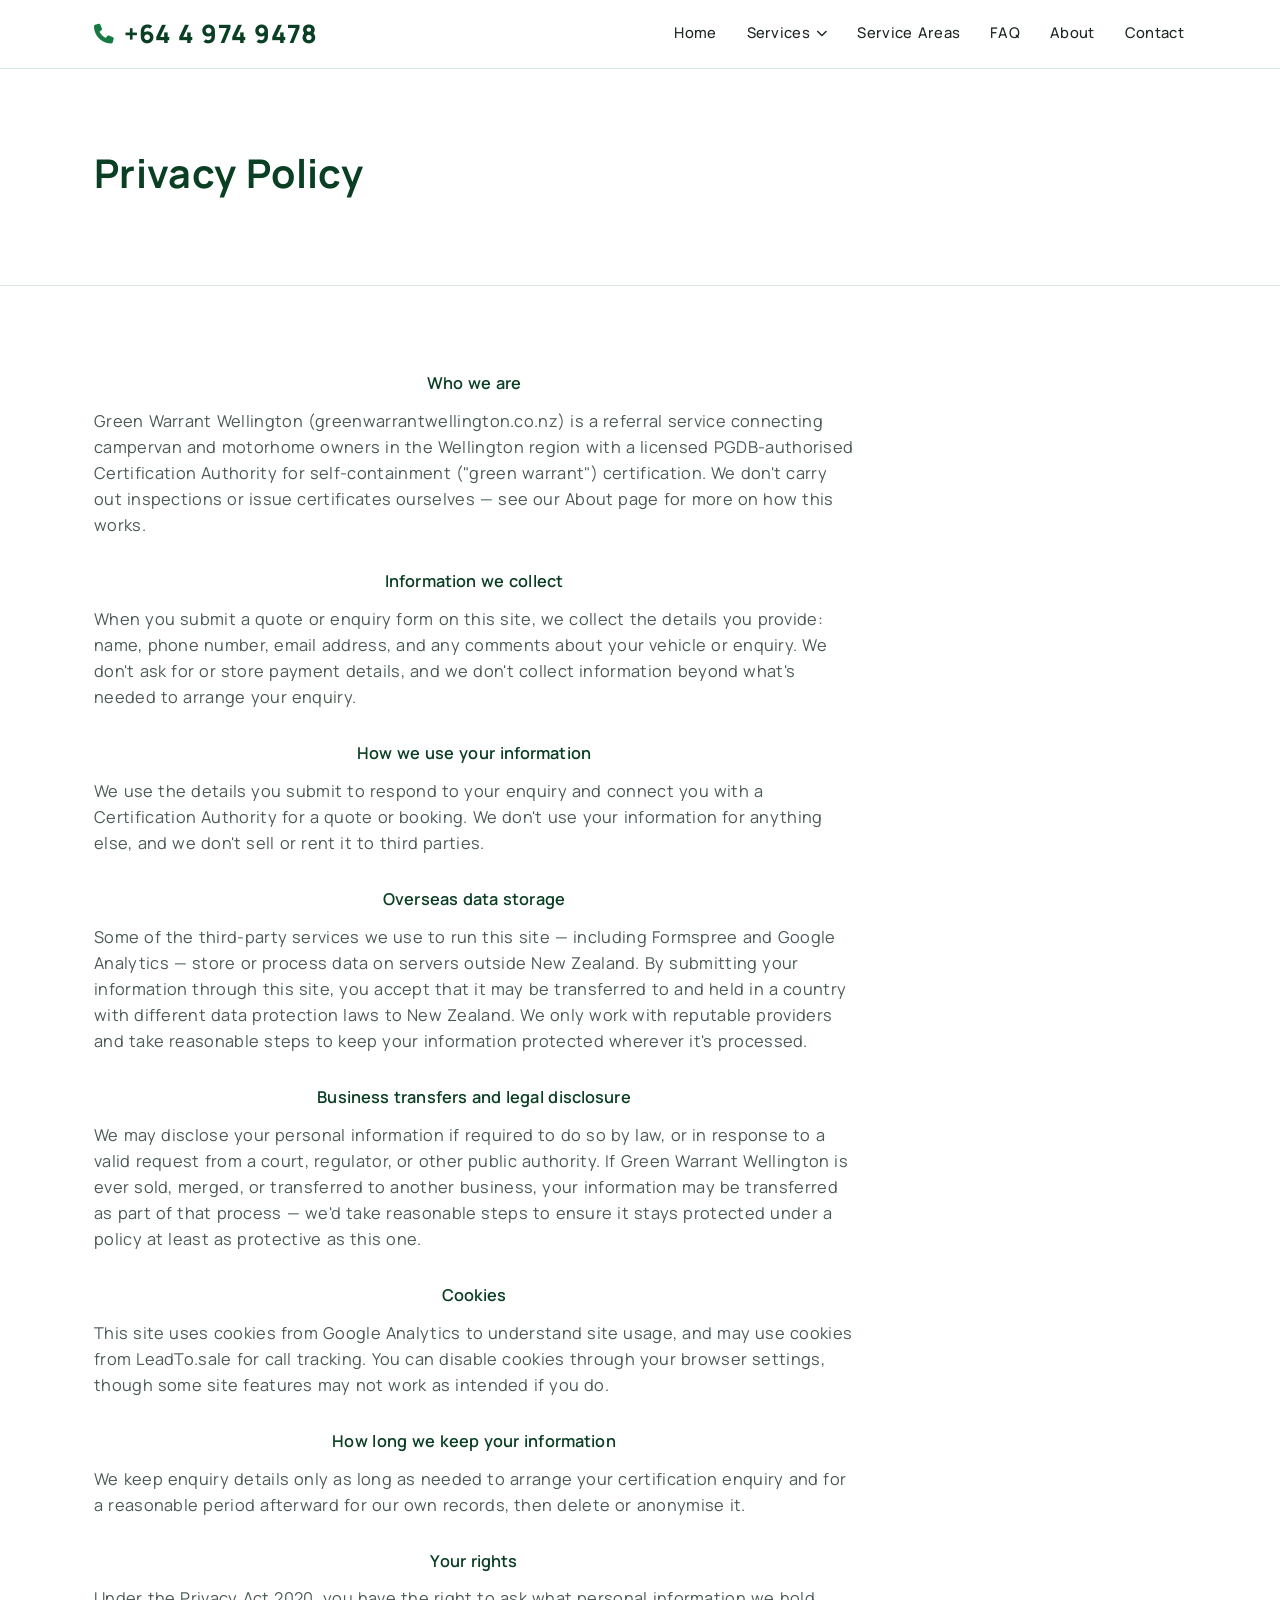
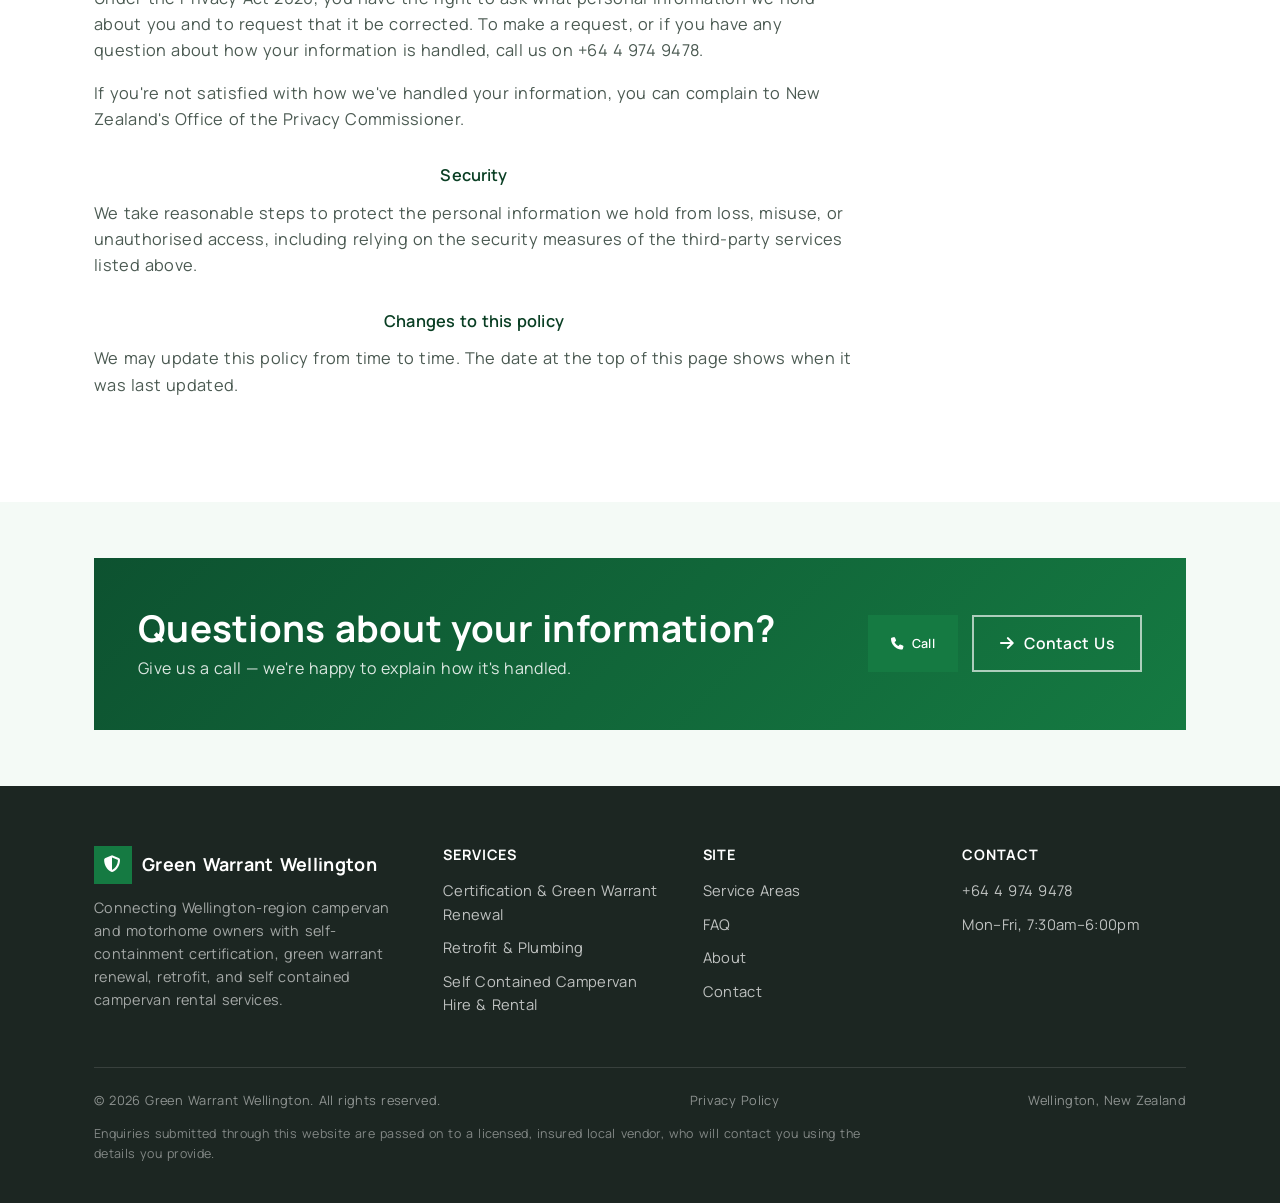
<file: privacy.html>
<!DOCTYPE html>
<html lang="en-NZ">
<head>
<script src="https://analytics.ahrefs.com/analytics.js" data-key="p8DVoMghct9KG2XEPfR++w" async></script>
<!-- Google tag (gtag.js) -->
<script async src="https://www.googletagmanager.com/gtag/js?id=G-NF696JXVJN"></script>
<script>
  window.dataLayer = window.dataLayer || [];
  function gtag(){dataLayer.push(arguments);}
  gtag('js', new Date());

  gtag('config', 'G-NF696JXVJN');
</script>
<meta charset="UTF-8">
<script>
  var _lts = _lts || [];
  var _lts_container = "280o2";
</script>
<script src="//cdn.leadto.sale/core-v2.js" async></script>
<meta name="viewport" content="width=device-width, initial-scale=1.0">
<title>Privacy Policy | Green Warrant Wellington</title>
<meta name="description" content="How Green Warrant Wellington collects, uses, and protects the personal information you provide through this website.">
<link rel="canonical" href="https://www.greenwarrantwellington.co.nz/privacy">
<meta property="og:type" content="website">
<meta property="og:site_name" content="Green Warrant Wellington">
<meta property="og:title" content="Privacy Policy | Green Warrant Wellington">
<meta property="og:description" content="How Green Warrant Wellington collects, uses, and protects the personal information you provide through this website.">
<meta property="og:url" content="https://www.greenwarrantwellington.co.nz/privacy">
<meta property="og:image" content="https://www.greenwarrantwellington.co.nz/assets/images/hero-campervan.jpg">
<meta name="twitter:card" content="summary_large_image">
<meta name="twitter:title" content="Privacy Policy | Green Warrant Wellington">
<meta name="twitter:description" content="How Green Warrant Wellington collects, uses, and protects the personal information you provide through this website.">
<meta name="twitter:image" content="https://www.greenwarrantwellington.co.nz/assets/images/hero-campervan.jpg">
<link rel="icon" href="data:image/svg+xml,%3Csvg xmlns='http://www.w3.org/2000/svg' viewBox='0 0 24 24'%3E%3Crect width='24' height='24' rx='5' fill='%23157a42'/%3E%3Ctext x='12' y='17' font-size='13' text-anchor='middle' fill='white' font-family='Arial' font-weight='bold'%3EGW%3C/text%3E%3C/svg%3E">
<link rel="preconnect" href="https://fonts.googleapis.com">
<link rel="preconnect" href="https://fonts.gstatic.com" crossorigin>
<link href="https://fonts.googleapis.com/css2?family=Manrope:wght@400;500;600;700;800&amp;display=swap" rel="stylesheet">
<link rel="preload" href="https://cdnjs.cloudflare.com/ajax/libs/font-awesome/6.5.1/css/all.min.css" as="style" onload="this.onload=null;this.rel='stylesheet'">
<noscript><link rel="stylesheet" href="https://cdnjs.cloudflare.com/ajax/libs/font-awesome/6.5.1/css/all.min.css"></noscript>
<link rel="stylesheet" href="assets/css/style.css">
</head>
<body>

  <header class="site-header">
    <div class="header-inner">
      <a href="tel:+6449749478" class="header-phone"><i class="fa-solid fa-phone"></i><span>+64 4 974 9478</span></a>
      <nav class="main-nav">
        <ul>
          <li><a href="/">Home</a></li>
          <li class="has-dropdown">
            <a href="#" class="dropdown-toggle">Services <i class="fa-solid fa-chevron-down"></i></a>
            <ul class="dropdown-menu">
              <li><a href="/certification-and-renewal">Certification & Green Warrant Renewal</a></li>
              <li><a href="/retrofit-plumbing">Retrofit &amp; Plumbing</a></li>
              <li><a href="/campervan-rental">Self Contained Campervan Hire &amp; Rental</a></li>
            </ul>
          </li>
          <li><a href="/service-areas">Service Areas</a></li>
          <li><a href="/faq">FAQ</a></li>
          <li><a href="/about">About</a></li>
          <li><a href="/contact">Contact</a></li>
        </ul>
      </nav>
      <button class="nav-toggle" aria-label="Toggle menu" aria-expanded="false"><i class="fa-solid fa-bars"></i></button>
    </div>
  </header>

  <section class="page-hero">
    <div class="container">
      <h1 style="font-size: clamp(1.375rem, 5vw, 2.475rem);">Privacy Policy</h1>
    </div>
  </section>

  <section class="section">
    <div class="container">
      <div class="prose" style="max-width:760px;">

        <h3 class="sub-head" style="margin-top:0;">Who we are</h3>
        <p>Green Warrant Wellington (greenwarrantwellington.co.nz) is a referral service connecting campervan and motorhome owners in the Wellington region with a licensed PGDB-authorised Certification Authority for self-containment ("green warrant") certification. We don't carry out inspections or issue certificates ourselves — see our <a href="/about">About page</a> for more on how this works.</p>

        <h3 class="sub-head">Information we collect</h3>
        <p>When you submit a quote or enquiry form on this site, we collect the details you provide: name, phone number, email address, and any comments about your vehicle or enquiry. We don't ask for or store payment details, and we don't collect information beyond what's needed to arrange your enquiry.</p>

        <h3 class="sub-head">How we use your information</h3>
        <p>We use the details you submit to respond to your enquiry and connect you with a Certification Authority for a quote or booking. We don't use your information for anything else, and we don't sell or rent it to third parties.</p>

        <h3 class="sub-head">Overseas data storage</h3>
        <p>Some of the third-party services we use to run this site — including Formspree and Google Analytics — store or process data on servers outside New Zealand. By submitting your information through this site, you accept that it may be transferred to and held in a country with different data protection laws to New Zealand. We only work with reputable providers and take reasonable steps to keep your information protected wherever it's processed.</p>

        <h3 class="sub-head">Business transfers and legal disclosure</h3>
        <p>We may disclose your personal information if required to do so by law, or in response to a valid request from a court, regulator, or other public authority. If Green Warrant Wellington is ever sold, merged, or transferred to another business, your information may be transferred as part of that process — we'd take reasonable steps to ensure it stays protected under a policy at least as protective as this one.</p>

        <h3 class="sub-head">Cookies</h3>
        <p>This site uses cookies from Google Analytics to understand site usage, and may use cookies from LeadTo.sale for call tracking. You can disable cookies through your browser settings, though some site features may not work as intended if you do.</p>

        <h3 class="sub-head">How long we keep your information</h3>
        <p>We keep enquiry details only as long as needed to arrange your certification enquiry and for a reasonable period afterward for our own records, then delete or anonymise it.</p>

        <h3 class="sub-head">Your rights</h3>
        <p>Under the Privacy Act 2020, you have the right to ask what personal information we hold about you and to request that it be corrected. To make a request, or if you have any question about how your information is handled, call us on <a href="tel:+6449749478">+64 4 974 9478</a>.</p>
        <p>If you're not satisfied with how we've handled your information, you can complain to New Zealand's <a href="https://www.privacy.org.nz/" target="_blank" rel="noopener">Office of the Privacy Commissioner</a>.</p>

        <h3 class="sub-head">Security</h3>
        <p>We take reasonable steps to protect the personal information we hold from loss, misuse, or unauthorised access, including relying on the security measures of the third-party services listed above.</p>

        <h3 class="sub-head">Changes to this policy</h3>
        <p>We may update this policy from time to time. The date at the top of this page shows when it was last updated.</p>

      </div>
    </div>
  </section>

  <section class="section-sm section-alt">
    <div class="container">
      <div class="cta-band">
        <div>
          <h2>Questions about your information?</h2>
          <p>Give us a call — we're happy to explain how it's handled.</p>
        </div>
        <div class="cta-row" style="margin-top:0;">
          <a href="tel:+6449749478" class="btn btn-primary"><i class="fa-solid fa-phone"></i> Call</a>
          <a href="/contact" class="btn btn-outline"><i class="fa-solid fa-arrow-right"></i> Contact Us</a>
        </div>
      </div>
    </div>
  </section>

  <footer class="site-footer">
    <div class="container">
      <div class="footer-grid">
        <div class="footer-brand">
          <a href="/" class="brand">
            <span class="brand-icon"><i class="fa-solid fa-shield-halved"></i></span>
            <span>Green Warrant Wellington</span>
          </a>
          <p>Connecting Wellington-region campervan and motorhome owners with self-containment certification, green warrant renewal, retrofit, and self contained campervan rental services.</p>
        </div>
        <div>
          <h4>Services</h4>
          <ul>
            <li><a href="/certification-and-renewal">Certification & Green Warrant Renewal</a></li>
            <li><a href="/retrofit-plumbing">Retrofit &amp; Plumbing</a></li>
            <li><a href="/campervan-rental">Self Contained Campervan Hire &amp; Rental</a></li>
          </ul>
        </div>
        <div>
          <h4>Site</h4>
          <ul>
            <li><a href="/service-areas">Service Areas</a></li>
            <li><a href="/faq">FAQ</a></li>
            <li><a href="/about">About</a></li>
            <li><a href="/contact">Contact</a></li>
          </ul>
        </div>
        <div>
          <h4>Contact</h4>
          <ul>
            <li><a href="tel:+6449749478">+64 4 974 9478</a></li>
            <li>Mon&ndash;Fri, 7:30am&ndash;6:00pm</li>
          </ul>
        </div>
      </div>
      <div class="footer-bottom">
        <span>&copy; 2026 Green Warrant Wellington. All rights reserved.</span>
        <a href="/privacy">Privacy Policy</a>
        <span>Wellington, New Zealand</span>
      </div>
      <p class="disclosure">Enquiries submitted through this website are passed on to a licensed, insured local vendor, who will contact you using the details you provide.</p>
    </div>
  </footer>

  <script src="assets/js/main.js"></script>
</body>
</html>
</file>
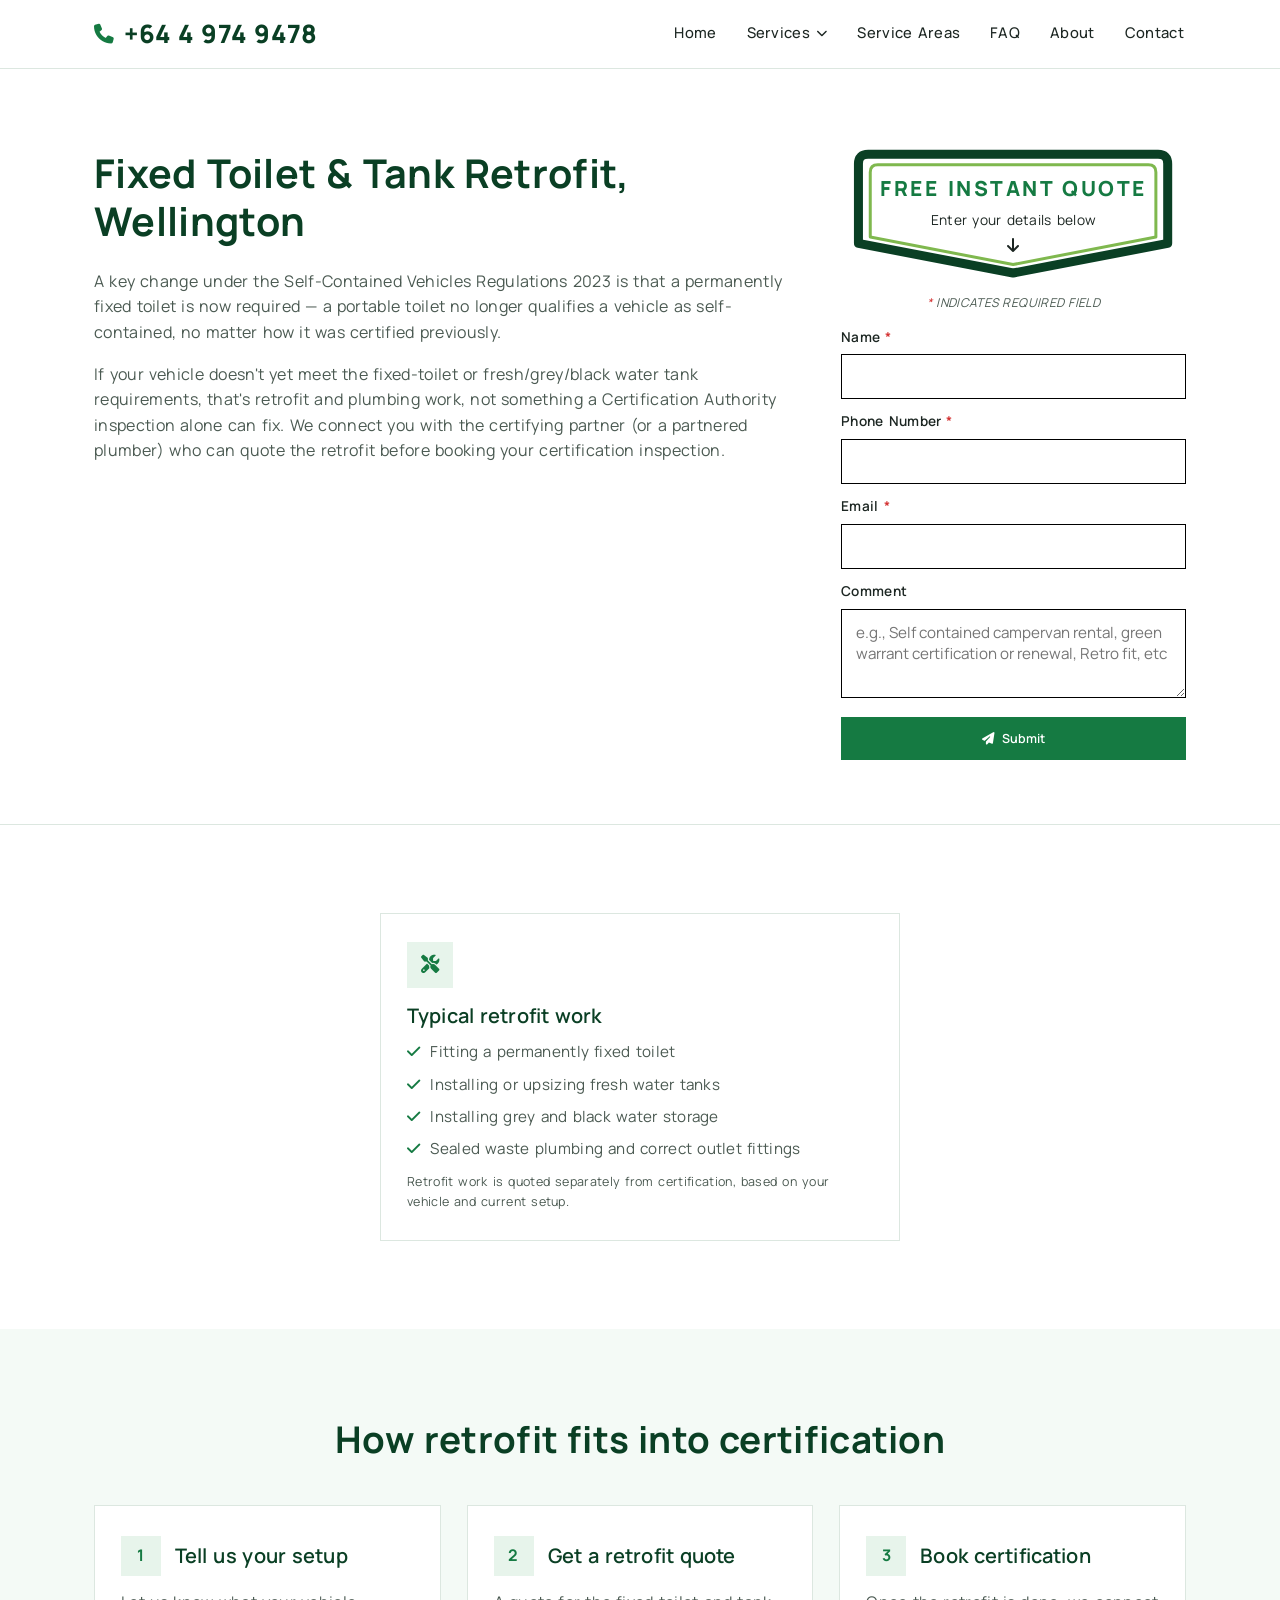
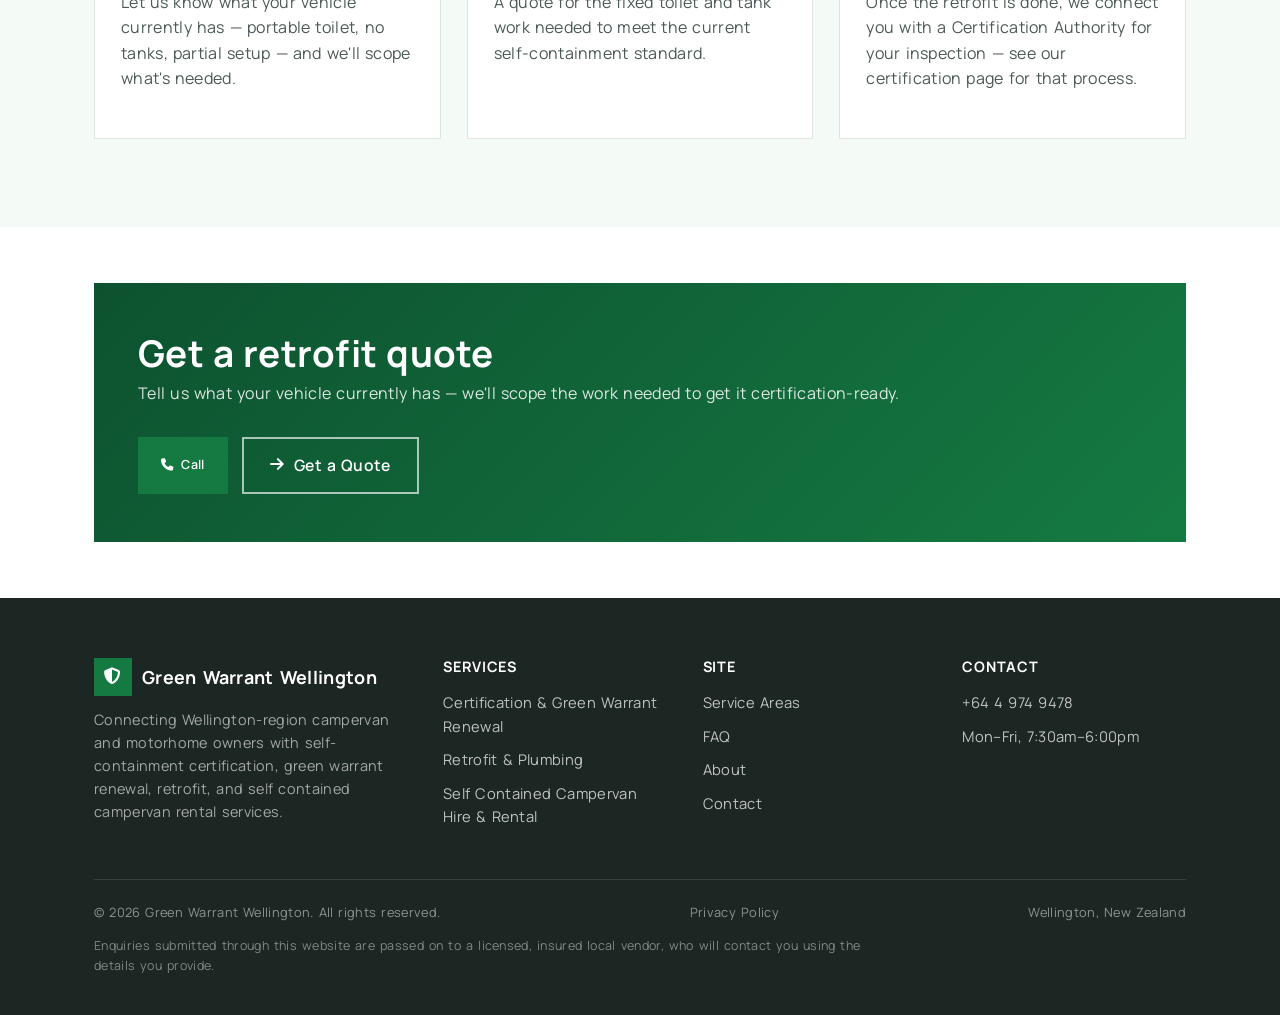
<file: retrofit-plumbing.html>
<!DOCTYPE html>
<html lang="en-NZ">
<head>
<script src="https://analytics.ahrefs.com/analytics.js" data-key="p8DVoMghct9KG2XEPfR++w" async></script>
<!-- Google tag (gtag.js) -->
<script async src="https://www.googletagmanager.com/gtag/js?id=G-NF696JXVJN"></script>
<script>
  window.dataLayer = window.dataLayer || [];
  function gtag(){dataLayer.push(arguments);}
  gtag('js', new Date());

  gtag('config', 'G-NF696JXVJN');
</script>
<meta charset="UTF-8">
<script>
  var _lts = _lts || [];
  var _lts_container = "280o2";
</script>
<script src="//cdn.leadto.sale/core-v2.js" async></script>
<meta name="viewport" content="width=device-width, initial-scale=1.0">
<title>Fixed Toilet &amp; Tank Retrofit Wellington</title>
<meta name="description" content="Not certification-ready? Get connected with retrofit and plumbing help for fixed toilets and water tanks in Wellington.">
<link rel="canonical" href="https://www.greenwarrantwellington.co.nz/retrofit-plumbing">
<meta property="og:type" content="website">
<meta property="og:site_name" content="Green Warrant Wellington">
<meta property="og:title" content="Fixed Toilet &amp; Tank Retrofit Wellington">
<meta property="og:description" content="Not certification-ready? Get connected with retrofit and plumbing help for fixed toilets and water tanks in Wellington.">
<meta property="og:url" content="https://www.greenwarrantwellington.co.nz/retrofit-plumbing">
<meta property="og:image" content="https://www.greenwarrantwellington.co.nz/assets/images/hero-campervan.jpg">
<meta name="twitter:card" content="summary_large_image">
<meta name="twitter:title" content="Fixed Toilet &amp; Tank Retrofit Wellington">
<meta name="twitter:description" content="Not certification-ready? Get connected with retrofit and plumbing help for fixed toilets and water tanks in Wellington.">
<meta name="twitter:image" content="https://www.greenwarrantwellington.co.nz/assets/images/hero-campervan.jpg">
<link rel="icon" href="data:image/svg+xml,%3Csvg xmlns='http://www.w3.org/2000/svg' viewBox='0 0 24 24'%3E%3Crect width='24' height='24' rx='5' fill='%23157a42'/%3E%3Ctext x='12' y='17' font-size='13' text-anchor='middle' fill='white' font-family='Arial' font-weight='bold'%3EGW%3C/text%3E%3C/svg%3E">
<link rel="preconnect" href="https://fonts.googleapis.com">
<link rel="preconnect" href="https://fonts.gstatic.com" crossorigin>
<link href="https://fonts.googleapis.com/css2?family=Manrope:wght@400;500;600;700;800&amp;display=swap" rel="stylesheet">
<link rel="preload" href="https://cdnjs.cloudflare.com/ajax/libs/font-awesome/6.5.1/css/all.min.css" as="style" onload="this.onload=null;this.rel='stylesheet'">
<noscript><link rel="stylesheet" href="https://cdnjs.cloudflare.com/ajax/libs/font-awesome/6.5.1/css/all.min.css"></noscript>
<link rel="stylesheet" href="assets/css/style.css">
<script type="application/ld+json">
{
  "@context": "https://schema.org",
  "@type": "Service",
  "serviceType": "Campervan Retrofit &amp; Plumbing",
  "name": "Fixed Toilet &amp; Tank Retrofit, Wellington",
  "areaServed": ["Wellington", "Lower Hutt", "Porirua", "Kāpiti Coast", "Upper Hutt"],
  "url": "https://www.greenwarrantwellington.co.nz/retrofit-plumbing",
  "provider": { "@type": "Organization", "name": "Green Warrant Wellington", "telephone": "+64-4-974-9478" },
  "description": "Retrofit and plumbing help — fixed toilets, fresh/grey/black water tanks — for campervans and motorhomes in the Wellington region, connecting owners with trusted retrofit and plumbing help."
}
</script>
</head>
<body>

  <header class="site-header">
    <div class="header-inner">
      <a href="tel:+6449749478" class="header-phone"><i class="fa-solid fa-phone"></i><span>+64 4 974 9478</span></a>
      <nav class="main-nav">
        <ul>
          <li><a href="/">Home</a></li>
          <li class="has-dropdown">
            <a href="#" class="dropdown-toggle">Services <i class="fa-solid fa-chevron-down"></i></a>
            <ul class="dropdown-menu">
              <li><a href="/certification-and-renewal">Certification & Green Warrant Renewal</a></li>
              <li><a href="/retrofit-plumbing" class="active">Retrofit &amp; Plumbing</a></li>
              <li><a href="/campervan-rental">Self Contained Campervan Hire &amp; Rental</a></li>
            </ul>
          </li>
          <li><a href="/service-areas">Service Areas</a></li>
          <li><a href="/faq">FAQ</a></li>
          <li><a href="/about">About</a></li>
          <li><a href="/contact">Contact</a></li>
        </ul>
      </nav>
      <button class="nav-toggle" aria-label="Toggle menu" aria-expanded="false"><i class="fa-solid fa-bars"></i></button>
    </div>
  </header>

  <section class="page-hero">
    <div class="container page-hero-inner">
      <div class="page-hero-copy">
        <h1 style="font-size: clamp(1.375rem, 5vw, 2.475rem);">Fixed Toilet &amp; Tank Retrofit, Wellington</h1>
        <p>A key change under the Self-Contained Vehicles Regulations 2023 is that a permanently fixed toilet is now required &mdash; a portable toilet no longer qualifies a vehicle as self-contained, no matter how it was certified previously.</p>
        <p>If your vehicle doesn't yet meet the fixed-toilet or fresh/grey/black water tank requirements, that's retrofit and plumbing work, not something a Certification Authority inspection alone can fix. We connect you with the certifying partner (or a partnered plumber) who can quote the retrofit before booking your certification inspection.</p>
      </div>
      <div class="hero-form-card">
        <div class="quote-badge">
          <svg class="quote-badge-shape" viewBox="0 0 600 240" preserveAspectRatio="none" aria-hidden="true" focusable="false">
            <path d="M30 8 H570 Q588 8 588 26 V176 L300 232 L12 176 V26 Q12 8 30 8 Z" fill="#ffffff" stroke="#0a3f24" stroke-width="9" stroke-linejoin="round" vector-effect="non-scaling-stroke"></path>
            <path d="M48 28 H552 Q566 28 566 42 V164 L300 216 L34 164 V42 Q34 28 48 28 Z" fill="none" stroke="#7fb84e" stroke-width="3" stroke-linejoin="round" vector-effect="non-scaling-stroke"></path>
          </svg>
          <div class="quote-badge-text">
            <span class="quote-badge-kicker">Free Instant Quote</span>
            <span class="quote-badge-sub">Enter your details below</span>
            <i class="fa-solid fa-arrow-down quote-badge-arrow" aria-hidden="true"></i>
          </div>
        </div>
        <p class="form-required-note"><span class="req">*</span> indicates required field</p>
        <form action="https://formspree.io/f/mjyvabqv" method="POST">
          <input type="hidden" name="_subject" value="New Quote Enquiry - Green Warrant Wellington">
          <input type="hidden" name="_next" value="https://www.greenwarrantwellington.co.nz/thank-you">
          <input type="hidden" name="_cc" value="tannatemaari@gmail.com">
          <input type="text" name="_gotcha" style="display:none" tabindex="-1" autocomplete="off">
          <div class="form-row">
            <label for="hero-name">Name <span class="req">*</span></label>
            <input type="text" id="hero-name" name="name" required autocomplete="name">
          </div>
          <div class="form-row">
            <label for="hero-phone">Phone Number <span class="req">*</span></label>
            <input type="tel" id="hero-phone" name="phone" required autocomplete="tel">
          </div>
          <div class="form-row">
            <label for="hero-email">Email <span class="req">*</span></label>
            <input type="email" id="hero-email" name="email" required autocomplete="email">
          </div>
          <div class="form-row">
            <label for="hero-comment">Comment</label>
            <textarea id="hero-comment" name="comment" rows="3" placeholder="e.g., Self contained campervan rental, green warrant certification or renewal, Retro fit, etc"></textarea>
          </div>
          <button type="submit" class="btn btn-primary btn-block"><i class="fa-solid fa-paper-plane"></i> Submit</button>
        </form>
      </div>
    </div>
  </section>

  <section class="section">
    <div class="container">
      <div class="card" style="max-width:520px; margin:0 auto;">
        <div class="icon"><i class="fa-solid fa-screwdriver-wrench"></i></div>
        <h3>Typical retrofit work</h3>
        <ul>
          <li><i class="fa-solid fa-check"></i> Fitting a permanently fixed toilet</li>
          <li><i class="fa-solid fa-check"></i> Installing or upsizing fresh water tanks</li>
          <li><i class="fa-solid fa-check"></i> Installing grey and black water storage</li>
          <li><i class="fa-solid fa-check"></i> Sealed waste plumbing and correct outlet fittings</li>
        </ul>
        <p class="form-note">Retrofit work is quoted separately from certification, based on your vehicle and current setup.</p>
      </div>
    </div>
  </section>

  <section class="section section-alt">
    <div class="container">
      <div class="section-head center">
        <h2>How retrofit fits into certification</h2>
      </div>
      <div class="steps">
        <div class="step-card">
          <div class="step-head">
            <div class="step-num">1</div>
            <h3>Tell us your setup</h3>
          </div>
          <p>Let us know what your vehicle currently has — portable toilet, no tanks, partial setup — and we'll scope what's needed.</p>
        </div>
        <div class="step-card">
          <div class="step-head">
            <div class="step-num">2</div>
            <h3>Get a retrofit quote</h3>
          </div>
          <p>A quote for the fixed toilet and tank work needed to meet the current self-containment standard.</p>
        </div>
        <div class="step-card">
          <div class="step-head">
            <div class="step-num">3</div>
            <h3>Book certification</h3>
          </div>
          <p>Once the retrofit is done, we connect you with a Certification Authority for your inspection — see our <a href="/certification-and-renewal">certification page</a> for that process.</p>
        </div>
      </div>
    </div>
  </section>

  <section class="section-sm">
    <div class="container">
      <div class="cta-band">
        <div>
          <h2>Get a retrofit quote</h2>
          <p>Tell us what your vehicle currently has — we'll scope the work needed to get it certification-ready.</p>
        </div>
        <div class="cta-row" style="margin-top:0;">
          <a href="tel:+6449749478" class="btn btn-primary"><i class="fa-solid fa-phone"></i> Call</a>
          <a href="/contact" class="btn btn-outline"><i class="fa-solid fa-arrow-right"></i> Get a Quote</a>
        </div>
      </div>
    </div>
  </section>

  <footer class="site-footer">
    <div class="container">
      <div class="footer-grid">
        <div class="footer-brand">
          <a href="/" class="brand">
            <span class="brand-icon"><i class="fa-solid fa-shield-halved"></i></span>
            <span>Green Warrant Wellington</span>
          </a>
          <p>Connecting Wellington-region campervan and motorhome owners with self-containment certification, green warrant renewal, retrofit, and self contained campervan rental services.</p>
        </div>
        <div>
          <h4>Services</h4>
          <ul>
            <li><a href="/certification-and-renewal">Certification & Green Warrant Renewal</a></li>
            <li><a href="/retrofit-plumbing">Retrofit &amp; Plumbing</a></li>
            <li><a href="/campervan-rental">Self Contained Campervan Hire &amp; Rental</a></li>
          </ul>
        </div>
        <div>
          <h4>Site</h4>
          <ul>
            <li><a href="/service-areas">Service Areas</a></li>
            <li><a href="/faq">FAQ</a></li>
            <li><a href="/about">About</a></li>
            <li><a href="/contact">Contact</a></li>
          </ul>
        </div>
        <div>
          <h4>Contact</h4>
          <ul>
            <li><a href="tel:+6449749478">+64 4 974 9478</a></li>
            <li>Mon&ndash;Fri, 7:30am&ndash;6:00pm</li>
          </ul>
        </div>
      </div>
      <div class="footer-bottom">
        <span>&copy; 2026 Green Warrant Wellington. All rights reserved.</span>
        <a href="/privacy">Privacy Policy</a>
        <span>Wellington, New Zealand</span>
      </div>
      <p class="disclosure">Enquiries submitted through this website are passed on to a licensed, insured local vendor, who will contact you using the details you provide.</p>
    </div>
  </footer>

  <script src="assets/js/main.js"></script>
</body>
</html>
</file>
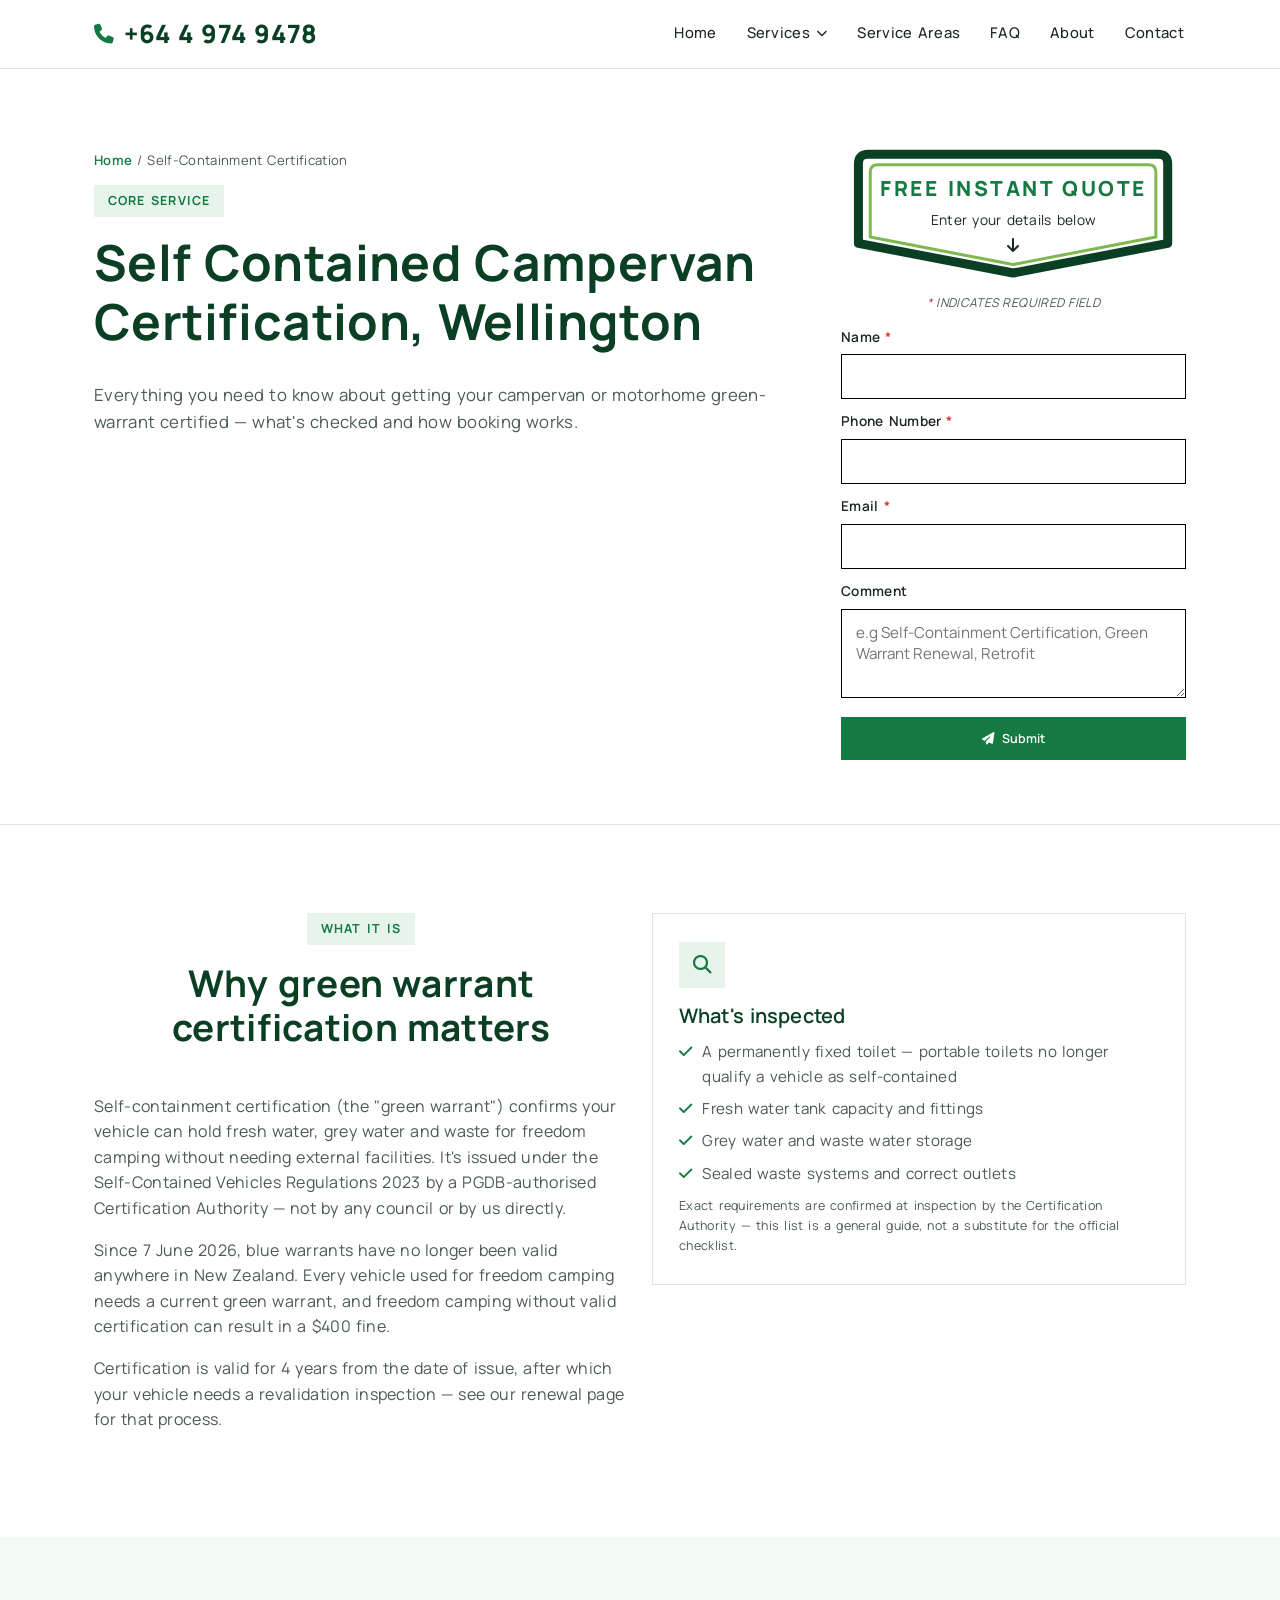
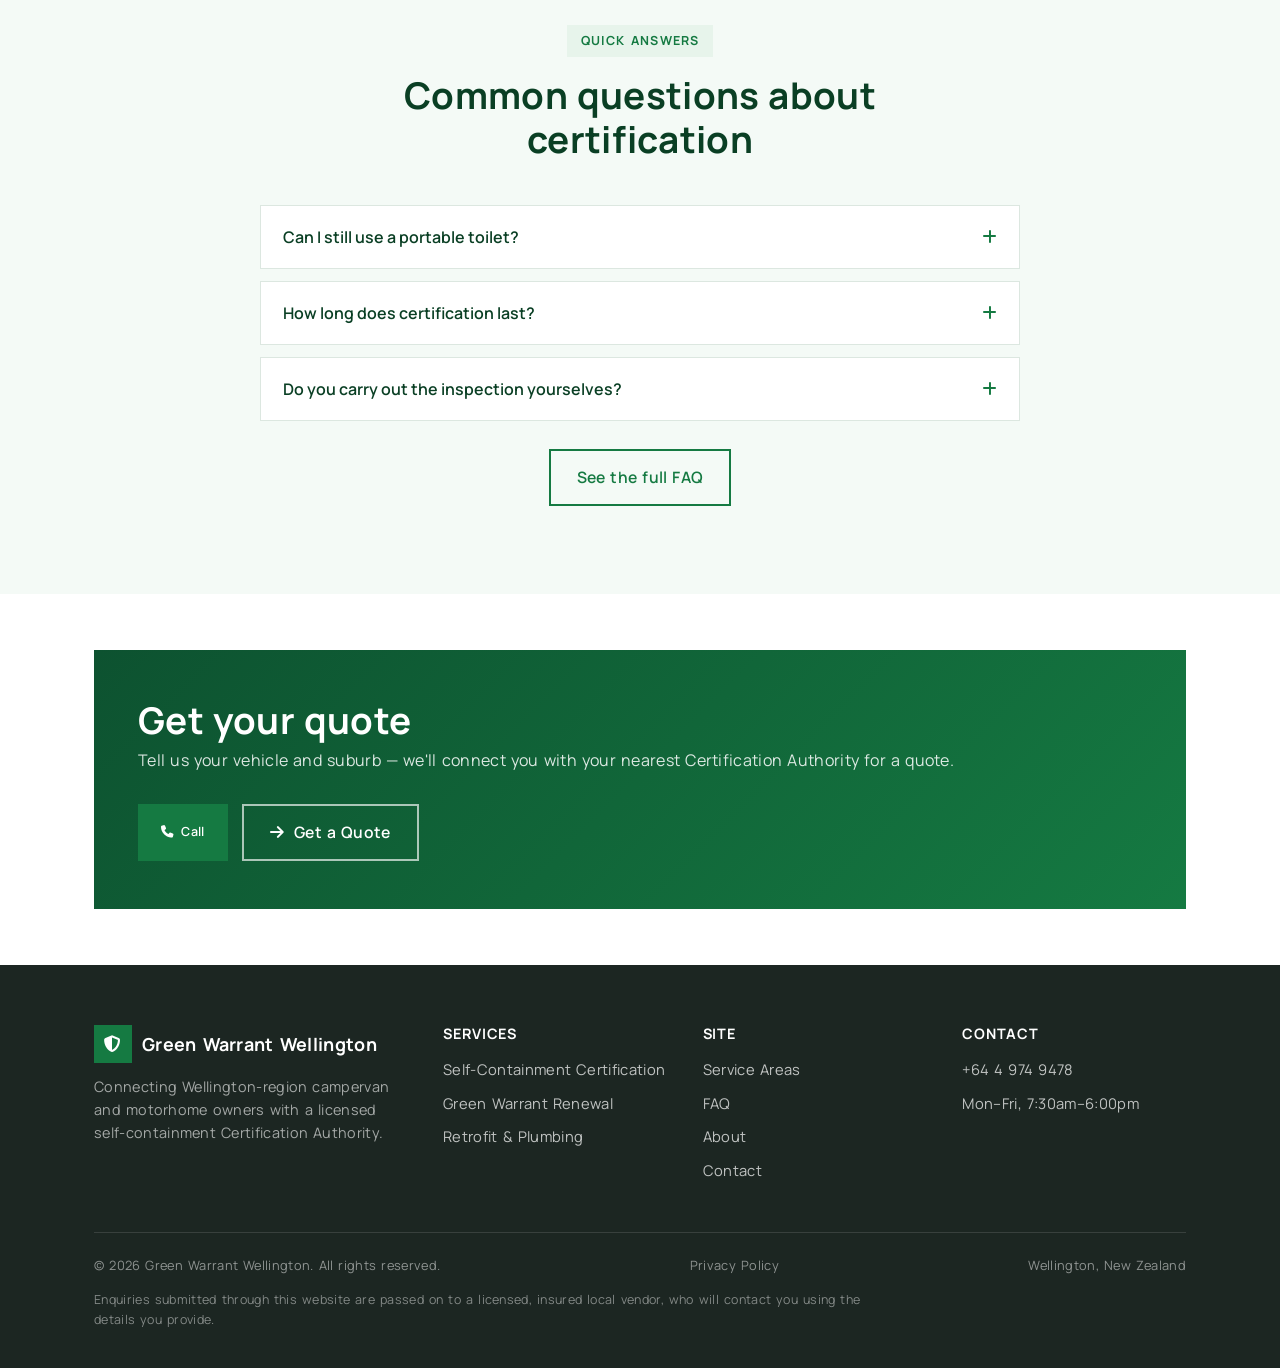
<file: self-containment-certification.html>
<!DOCTYPE html>
<html lang="en-NZ">
<head>
<script src="https://analytics.ahrefs.com/analytics.js" data-key="p8DVoMghct9KG2XEPfR++w" async></script>
<!-- Google tag (gtag.js) -->
<script async src="https://www.googletagmanager.com/gtag/js?id=G-NF696JXVJN"></script>
<script>
  window.dataLayer = window.dataLayer || [];
  function gtag(){dataLayer.push(arguments);}
  gtag('js', new Date());

  gtag('config', 'G-NF696JXVJN');
</script>
<meta charset="UTF-8">
<script>
  var _lts = _lts || [];
  var _lts_container = "280o2";
</script>
<script src="//cdn.leadto.sale/core-v2.js" async></script>
<meta name="viewport" content="width=device-width, initial-scale=1.0">
<title>Self Contained Campervan Certification | Wellington Booking</title>
<meta name="description" content="Self-containment certification in Wellington: what's inspected and how to book with a licensed PGDB Certification Authority.">
<link rel="canonical" href="https://www.greenwarrantwellington.co.nz/self-containment-certification">
<meta property="og:type" content="website">
<meta property="og:site_name" content="Green Warrant Wellington">
<meta property="og:title" content="Self Contained Campervan Certification | Wellington Booking">
<meta property="og:description" content="Self-containment certification in Wellington: what's inspected and how to book with a licensed PGDB Certification Authority.">
<meta property="og:url" content="https://www.greenwarrantwellington.co.nz/self-containment-certification">
<meta property="og:image" content="https://www.greenwarrantwellington.co.nz/assets/images/hero-campervan.jpg">
<meta name="twitter:card" content="summary_large_image">
<meta name="twitter:title" content="Self Contained Campervan Certification | Wellington Booking">
<meta name="twitter:description" content="Self-containment certification in Wellington: what's inspected and how to book with a licensed PGDB Certification Authority.">
<meta name="twitter:image" content="https://www.greenwarrantwellington.co.nz/assets/images/hero-campervan.jpg">
<link rel="icon" href="data:image/svg+xml,%3Csvg xmlns='http://www.w3.org/2000/svg' viewBox='0 0 24 24'%3E%3Crect width='24' height='24' rx='5' fill='%23157a42'/%3E%3Ctext x='12' y='17' font-size='13' text-anchor='middle' fill='white' font-family='Arial' font-weight='bold'%3EGW%3C/text%3E%3C/svg%3E">
<link rel="preconnect" href="https://fonts.googleapis.com">
<link rel="preconnect" href="https://fonts.gstatic.com" crossorigin>
<link href="https://fonts.googleapis.com/css2?family=Manrope:wght@400;500;600;700;800&amp;display=swap" rel="stylesheet">
<link rel="preload" href="https://cdnjs.cloudflare.com/ajax/libs/font-awesome/6.5.1/css/all.min.css" as="style" onload="this.onload=null;this.rel='stylesheet'">
<noscript><link rel="stylesheet" href="https://cdnjs.cloudflare.com/ajax/libs/font-awesome/6.5.1/css/all.min.css"></noscript>
<link rel="stylesheet" href="assets/css/style.css">
<script type="application/ld+json">
{
  "@context": "https://schema.org",
  "@type": "Service",
  "serviceType": "Self-Containment Vehicle Certification",
  "name": "Self-Containment Certification, Wellington",
  "areaServed": ["Wellington", "Lower Hutt", "Porirua", "Kāpiti Coast", "Upper Hutt"],
  "url": "https://www.greenwarrantwellington.co.nz/self-containment-certification",
  "provider": { "@type": "Organization", "name": "Green Warrant Wellington", "telephone": "+64-4-974-9478" },
  "description": "Self-containment certification for campervans, motorhomes and self-built vans in the Wellington region, connecting owners with a licensed PGDB-authorised Certification Authority."
}
</script>
</head>
<body>

  <header class="site-header">
    <div class="header-inner">
      <a href="tel:+6449749478" class="header-phone"><i class="fa-solid fa-phone"></i><span>+64 4 974 9478</span></a>
      <nav class="main-nav">
        <ul>
          <li><a href="/">Home</a></li>
          <li class="has-dropdown">
            <a href="#" class="dropdown-toggle">Services <i class="fa-solid fa-chevron-down"></i></a>
            <ul class="dropdown-menu">
              <li><a href="/self-containment-certification" class="active">Self-Containment Certification</a></li>
              <li><a href="/green-warrant-renewal">Green Warrant Renewal</a></li>
              <li><a href="/retrofit-plumbing">Retrofit &amp; Plumbing</a></li>
            </ul>
          </li>
          <li><a href="/service-areas">Service Areas</a></li>
          <li><a href="/faq">FAQ</a></li>
          <li><a href="/about">About</a></li>
          <li><a href="/contact">Contact</a></li>
        </ul>
      </nav>
      <button class="nav-toggle" aria-label="Toggle menu" aria-expanded="false"><i class="fa-solid fa-bars"></i></button>
    </div>
  </header>

  <section class="page-hero">
    <div class="container page-hero-inner">
      <div class="page-hero-copy">
        <p class="breadcrumb"><a href="/">Home</a> / Self-Containment Certification</p>
        <span class="eyebrow">Core Service</span>
        <h1>Self Contained Campervan Certification, Wellington</h1>
        <p class="lead">Everything you need to know about getting your campervan or motorhome green-warrant certified — what's checked and how booking works.</p>
      </div>
      <div class="hero-form-card">
        <div class="quote-badge">
          <svg class="quote-badge-shape" viewBox="0 0 600 240" preserveAspectRatio="none" aria-hidden="true" focusable="false">
            <path d="M30 8 H570 Q588 8 588 26 V176 L300 232 L12 176 V26 Q12 8 30 8 Z" fill="#ffffff" stroke="#0a3f24" stroke-width="9" stroke-linejoin="round" vector-effect="non-scaling-stroke"></path>
            <path d="M48 28 H552 Q566 28 566 42 V164 L300 216 L34 164 V42 Q34 28 48 28 Z" fill="none" stroke="#7fb84e" stroke-width="3" stroke-linejoin="round" vector-effect="non-scaling-stroke"></path>
          </svg>
          <div class="quote-badge-text">
            <span class="quote-badge-kicker">Free Instant Quote</span>
            <span class="quote-badge-sub">Enter your details below</span>
            <i class="fa-solid fa-arrow-down quote-badge-arrow" aria-hidden="true"></i>
          </div>
        </div>
        <p class="form-required-note"><span class="req">*</span> indicates required field</p>
        <form action="https://formspree.io/f/mjyvabqv" method="POST">
          <input type="hidden" name="_subject" value="New Quote Enquiry - Green Warrant Wellington">
          <input type="hidden" name="_next" value="https://www.greenwarrantwellington.co.nz/thank-you">
          <input type="hidden" name="_cc" value="tannatemaari@gmail.com">
          <input type="text" name="_gotcha" style="display:none" tabindex="-1" autocomplete="off">
          <div class="form-row">
            <label for="hero-name">Name <span class="req">*</span></label>
            <input type="text" id="hero-name" name="name" required autocomplete="name">
          </div>
          <div class="form-row">
            <label for="hero-phone">Phone Number <span class="req">*</span></label>
            <input type="tel" id="hero-phone" name="phone" required autocomplete="tel">
          </div>
          <div class="form-row">
            <label for="hero-email">Email <span class="req">*</span></label>
            <input type="email" id="hero-email" name="email" required autocomplete="email">
          </div>
          <div class="form-row">
            <label for="hero-comment">Comment</label>
            <textarea id="hero-comment" name="comment" rows="3" placeholder="e.g Self-Containment Certification, Green Warrant Renewal, Retrofit"></textarea>
          </div>
          <button type="submit" class="btn btn-primary btn-block"><i class="fa-solid fa-paper-plane"></i> Submit</button>
        </form>
      </div>
    </div>
  </section>

  <section class="section">
    <div class="container">
      <div class="grid-2" style="align-items:start;">
        <div>
          <div class="section-head">
            <span class="eyebrow">What It Is</span>
            <h2>Why green warrant certification matters</h2>
          </div>
          <p>Self-containment certification (the "green warrant") confirms your vehicle can hold fresh water, grey water and waste for freedom camping without needing external facilities. It's issued under the Self-Contained Vehicles Regulations 2023 by a PGDB-authorised Certification Authority — not by any council or by us directly.</p>
          <p>Since 7 June 2026, blue warrants have no longer been valid anywhere in New Zealand. Every vehicle used for freedom camping needs a current green warrant, and freedom camping without valid certification can result in a $400 fine.</p>
          <p>Certification is valid for 4 years from the date of issue, after which your vehicle needs a revalidation inspection — see our <a href="/green-warrant-renewal">renewal page</a> for that process.</p>
        </div>
        <div>
          <div class="card">
            <div class="icon"><i class="fa-solid fa-magnifying-glass"></i></div>
            <h3>What's inspected</h3>
            <ul>
              <li><i class="fa-solid fa-check"></i> A permanently fixed toilet — portable toilets no longer qualify a vehicle as self-contained</li>
              <li><i class="fa-solid fa-check"></i> Fresh water tank capacity and fittings</li>
              <li><i class="fa-solid fa-check"></i> Grey water and waste water storage</li>
              <li><i class="fa-solid fa-check"></i> Sealed waste systems and correct outlets</li>
            </ul>
            <p class="form-note">Exact requirements are confirmed at inspection by the Certification Authority — this list is a general guide, not a substitute for the official checklist.</p>
          </div>
        </div>
      </div>
    </div>
  </section>

  <section class="section section-alt">
    <div class="container">
      <div class="section-head center">
        <span class="eyebrow">Quick Answers</span>
        <h2>Common questions about certification</h2>
      </div>
      <div class="faq-list" style="max-width:760px; margin:0 auto;">
        <div class="faq-item">
          <button class="faq-q">Can I still use a portable toilet? <i class="fa-solid fa-plus"></i></button>
          <div class="faq-a"><p>No. Under the current rules a permanently fixed toilet is required — portable toilets no longer qualify a vehicle as self-contained.</p></div>
        </div>
        <div class="faq-item">
          <button class="faq-q">How long does certification last? <i class="fa-solid fa-plus"></i></button>
          <div class="faq-a"><p>4 years from the date of issue, after which your vehicle needs a revalidation inspection.</p></div>
        </div>
        <div class="faq-item">
          <button class="faq-q">Do you carry out the inspection yourselves? <i class="fa-solid fa-plus"></i></button>
          <div class="faq-a"><p>No — we connect you with a licensed PGDB-authorised Certification Authority who carries out the inspection and issues certification.</p></div>
        </div>
      </div>
      <div class="cta-row" style="justify-content:center; margin-top:28px;">
        <a href="/faq" class="btn btn-outline-green">See the full FAQ</a>
      </div>
    </div>
  </section>

  <section class="section-sm">
    <div class="container">
      <div class="cta-band">
        <div>
          <h2>Get your quote</h2>
          <p>Tell us your vehicle and suburb — we'll connect you with your nearest Certification Authority for a quote.</p>
        </div>
        <div class="cta-row" style="margin-top:0;">
          <a href="tel:+6449749478" class="btn btn-primary"><i class="fa-solid fa-phone"></i> Call</a>
          <a href="/contact" class="btn btn-outline"><i class="fa-solid fa-arrow-right"></i> Get a Quote</a>
        </div>
      </div>
    </div>
  </section>

  <footer class="site-footer">
    <div class="container">
      <div class="footer-grid">
        <div class="footer-brand">
          <a href="/" class="brand">
            <span class="brand-icon"><i class="fa-solid fa-shield-halved"></i></span>
            <span>Green Warrant Wellington</span>
          </a>
          <p>Connecting Wellington-region campervan and motorhome owners with a licensed self-containment Certification Authority.</p>
        </div>
        <div>
          <h4>Services</h4>
          <ul>
            <li><a href="/self-containment-certification">Self-Containment Certification</a></li>
            <li><a href="/green-warrant-renewal">Green Warrant Renewal</a></li>
            <li><a href="/retrofit-plumbing">Retrofit &amp; Plumbing</a></li>
          </ul>
        </div>
        <div>
          <h4>Site</h4>
          <ul>
            <li><a href="/service-areas">Service Areas</a></li>
            <li><a href="/faq">FAQ</a></li>
            <li><a href="/about">About</a></li>
            <li><a href="/contact">Contact</a></li>
          </ul>
        </div>
        <div>
          <h4>Contact</h4>
          <ul>
            <li><a href="tel:+6449749478">+64 4 974 9478</a></li>
            <li>Mon&ndash;Fri, 7:30am&ndash;6:00pm</li>
          </ul>
        </div>
      </div>
      <div class="footer-bottom">
        <span>&copy; 2026 Green Warrant Wellington. All rights reserved.</span>
        <a href="/privacy">Privacy Policy</a>
        <span>Wellington, New Zealand</span>
      </div>
      <p class="disclosure">Enquiries submitted through this website are passed on to a licensed, insured local vendor, who will contact you using the details you provide.</p>
    </div>
  </footer>

  <script src="assets/js/main.js"></script>
</body>
</html>
</file>
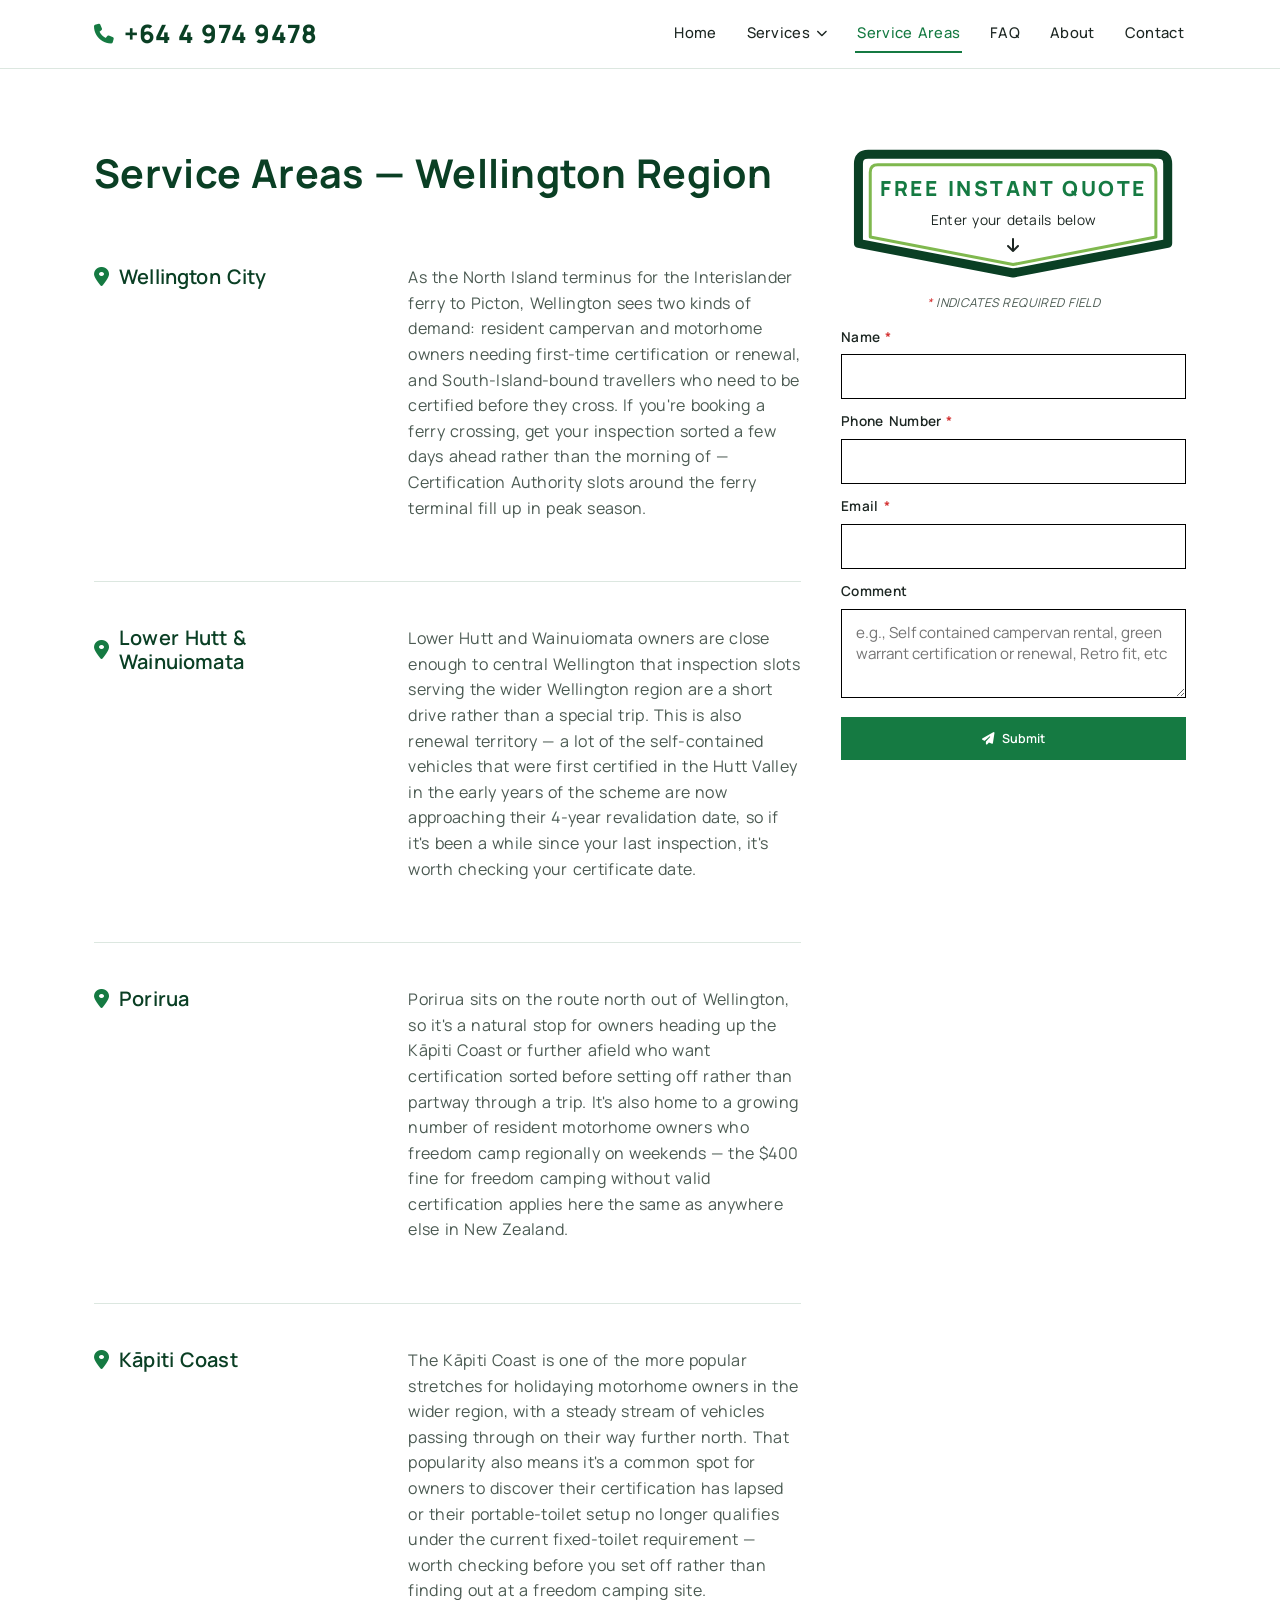
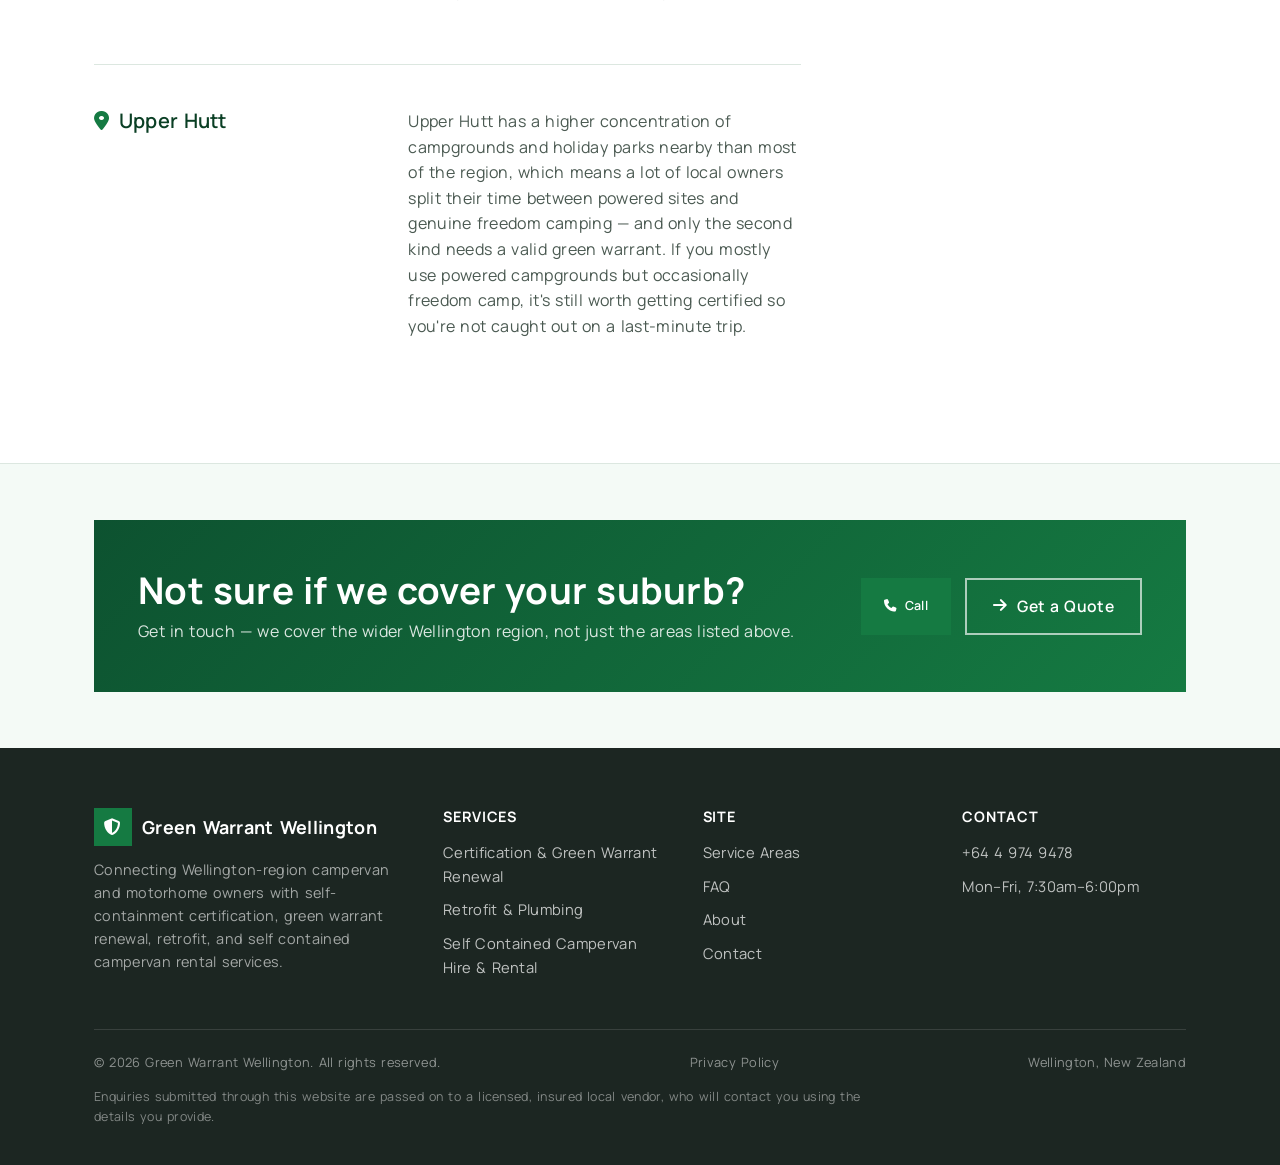
<file: service-areas.html>
<!DOCTYPE html>
<html lang="en-NZ">
<head>
<script src="https://analytics.ahrefs.com/analytics.js" data-key="p8DVoMghct9KG2XEPfR++w" async></script>
<!-- Google tag (gtag.js) -->
<script async src="https://www.googletagmanager.com/gtag/js?id=G-NF696JXVJN"></script>
<script>
  window.dataLayer = window.dataLayer || [];
  function gtag(){dataLayer.push(arguments);}
  gtag('js', new Date());

  gtag('config', 'G-NF696JXVJN');
</script>
<meta charset="UTF-8">
<script>
  var _lts = _lts || [];
  var _lts_container = "280o2";
</script>
<script src="//cdn.leadto.sale/core-v2.js" async></script>
<meta name="viewport" content="width=device-width, initial-scale=1.0">
<title>Service Areas | Wellington Region</title>
<meta name="description" content="Certification, renewal, retrofit and self contained campervan rental services across Wellington, Lower Hutt, Porirua, Kāpiti Coast and Upper Hutt.">
<link rel="canonical" href="https://www.greenwarrantwellington.co.nz/service-areas">
<meta property="og:type" content="website">
<meta property="og:site_name" content="Green Warrant Wellington">
<meta property="og:title" content="Service Areas | Wellington Region">
<meta property="og:description" content="Certification, renewal, retrofit and self contained campervan rental services across Wellington, Lower Hutt, Porirua, Kāpiti Coast and Upper Hutt.">
<meta property="og:url" content="https://www.greenwarrantwellington.co.nz/service-areas">
<meta property="og:image" content="https://www.greenwarrantwellington.co.nz/assets/images/hero-campervan.jpg">
<meta name="twitter:card" content="summary_large_image">
<meta name="twitter:title" content="Service Areas | Wellington Region">
<meta name="twitter:description" content="Certification, renewal, retrofit and self contained campervan rental services across Wellington, Lower Hutt, Porirua, Kāpiti Coast and Upper Hutt.">
<meta name="twitter:image" content="https://www.greenwarrantwellington.co.nz/assets/images/hero-campervan.jpg">
<link rel="icon" href="data:image/svg+xml,%3Csvg xmlns='http://www.w3.org/2000/svg' viewBox='0 0 24 24'%3E%3Crect width='24' height='24' rx='5' fill='%23157a42'/%3E%3Ctext x='12' y='17' font-size='13' text-anchor='middle' fill='white' font-family='Arial' font-weight='bold'%3EGW%3C/text%3E%3C/svg%3E">
<link rel="preconnect" href="https://fonts.googleapis.com">
<link rel="preconnect" href="https://fonts.gstatic.com" crossorigin>
<link href="https://fonts.googleapis.com/css2?family=Manrope:wght@400;500;600;700;800&amp;display=swap" rel="stylesheet">
<link rel="preload" href="https://cdnjs.cloudflare.com/ajax/libs/font-awesome/6.5.1/css/all.min.css" as="style" onload="this.onload=null;this.rel='stylesheet'">
<noscript><link rel="stylesheet" href="https://cdnjs.cloudflare.com/ajax/libs/font-awesome/6.5.1/css/all.min.css"></noscript>
<link rel="stylesheet" href="assets/css/style.css">
<script type="application/ld+json">
{
  "@context": "https://schema.org",
  "@type": "Service",
  "serviceType": "Self-Containment Vehicle Certification Referral",
  "name": "Green Warrant Wellington — Service Areas",
  "areaServed": ["Wellington", "Lower Hutt", "Porirua", "Kāpiti Coast", "Upper Hutt"],
  "url": "https://www.greenwarrantwellington.co.nz/service-areas",
  "provider": { "@type": "Organization", "name": "Green Warrant Wellington", "telephone": "+64-4-974-9478" },
  "description": "Self-containment certification, renewal, retrofit and self contained campervan rental services covering Wellington City, Lower Hutt, Porirua, Kāpiti Coast and Upper Hutt."
}
</script>
</head>
<body>

  <header class="site-header">
    <div class="header-inner">
      <a href="tel:+6449749478" class="header-phone"><i class="fa-solid fa-phone"></i><span>+64 4 974 9478</span></a>
      <nav class="main-nav">
        <ul>
          <li><a href="/">Home</a></li>
          <li class="has-dropdown">
            <a href="#" class="dropdown-toggle">Services <i class="fa-solid fa-chevron-down"></i></a>
            <ul class="dropdown-menu">
              <li><a href="/certification-and-renewal">Certification & Green Warrant Renewal</a></li>
              <li><a href="/retrofit-plumbing">Retrofit &amp; Plumbing</a></li>
              <li><a href="/campervan-rental">Self Contained Campervan Hire &amp; Rental</a></li>
            </ul>
          </li>
          <li><a href="/service-areas" class="active">Service Areas</a></li>
          <li><a href="/faq">FAQ</a></li>
          <li><a href="/about">About</a></li>
          <li><a href="/contact">Contact</a></li>
        </ul>
      </nav>
      <button class="nav-toggle" aria-label="Toggle menu" aria-expanded="false"><i class="fa-solid fa-bars"></i></button>
    </div>
  </header>

  <section class="page-hero">
    <div class="container page-hero-inner">
      <div class="page-hero-copy">
        <h1 style="font-size: clamp(1.375rem, 5vw, 2.475rem);">Service Areas — Wellington Region</h1>

        <div class="suburb-block">
          <div>
            <h3><i class="fa-solid fa-location-dot"></i> Wellington City</h3>
          </div>
          <div>
            <p>As the North Island terminus for the Interislander ferry to Picton, Wellington sees two kinds of demand: resident campervan and motorhome owners needing first-time certification or renewal, and South-Island-bound travellers who need to be certified before they cross. If you're booking a ferry crossing, get your inspection sorted a few days ahead rather than the morning of — Certification Authority slots around the ferry terminal fill up in peak season.</p>
          </div>
        </div>

        <div class="suburb-block">
          <div>
            <h3><i class="fa-solid fa-location-dot"></i> Lower Hutt &amp; Wainuiomata</h3>
          </div>
          <div>
            <p>Lower Hutt and Wainuiomata owners are close enough to central Wellington that inspection slots serving the wider Wellington region are a short drive rather than a special trip. This is also renewal territory — a lot of the self-contained vehicles that were first certified in the Hutt Valley in the early years of the scheme are now approaching their 4-year revalidation date, so if it's been a while since your last inspection, it's worth checking your certificate date.</p>
          </div>
        </div>

        <div class="suburb-block">
          <div>
            <h3><i class="fa-solid fa-location-dot"></i> Porirua</h3>
          </div>
          <div>
            <p>Porirua sits on the route north out of Wellington, so it's a natural stop for owners heading up the Kāpiti Coast or further afield who want certification sorted before setting off rather than partway through a trip. It's also home to a growing number of resident motorhome owners who freedom camp regionally on weekends — the $400 fine for freedom camping without valid certification applies here the same as anywhere else in New Zealand.</p>
          </div>
        </div>

        <div class="suburb-block">
          <div>
            <h3><i class="fa-solid fa-location-dot"></i> Kāpiti Coast</h3>
          </div>
          <div>
            <p>The Kāpiti Coast is one of the more popular stretches for holidaying motorhome owners in the wider region, with a steady stream of vehicles passing through on their way further north. That popularity also means it's a common spot for owners to discover their certification has lapsed or their portable-toilet setup no longer qualifies under the current fixed-toilet requirement — worth checking before you set off rather than finding out at a freedom camping site.</p>
          </div>
        </div>

        <div class="suburb-block">
          <div>
            <h3><i class="fa-solid fa-location-dot"></i> Upper Hutt</h3>
          </div>
          <div>
            <p>Upper Hutt has a higher concentration of campgrounds and holiday parks nearby than most of the region, which means a lot of local owners split their time between powered sites and genuine freedom camping — and only the second kind needs a valid green warrant. If you mostly use powered campgrounds but occasionally freedom camp, it's still worth getting certified so you're not caught out on a last-minute trip.</p>
          </div>
        </div>
      </div>
      <div class="hero-form-card">
        <div class="quote-badge">
          <svg class="quote-badge-shape" viewBox="0 0 600 240" preserveAspectRatio="none" aria-hidden="true" focusable="false">
            <path d="M30 8 H570 Q588 8 588 26 V176 L300 232 L12 176 V26 Q12 8 30 8 Z" fill="#ffffff" stroke="#0a3f24" stroke-width="9" stroke-linejoin="round" vector-effect="non-scaling-stroke"></path>
            <path d="M48 28 H552 Q566 28 566 42 V164 L300 216 L34 164 V42 Q34 28 48 28 Z" fill="none" stroke="#7fb84e" stroke-width="3" stroke-linejoin="round" vector-effect="non-scaling-stroke"></path>
          </svg>
          <div class="quote-badge-text">
            <span class="quote-badge-kicker">Free Instant Quote</span>
            <span class="quote-badge-sub">Enter your details below</span>
            <i class="fa-solid fa-arrow-down quote-badge-arrow" aria-hidden="true"></i>
          </div>
        </div>
        <p class="form-required-note"><span class="req">*</span> indicates required field</p>
        <form action="https://formspree.io/f/mjyvabqv" method="POST">
          <input type="hidden" name="_subject" value="New Quote Enquiry - Green Warrant Wellington">
          <input type="hidden" name="_next" value="https://www.greenwarrantwellington.co.nz/thank-you">
          <input type="hidden" name="_cc" value="tannatemaari@gmail.com">
          <input type="text" name="_gotcha" style="display:none" tabindex="-1" autocomplete="off">
          <div class="form-row">
            <label for="hero-name">Name <span class="req">*</span></label>
            <input type="text" id="hero-name" name="name" required autocomplete="name">
          </div>
          <div class="form-row">
            <label for="hero-phone">Phone Number <span class="req">*</span></label>
            <input type="tel" id="hero-phone" name="phone" required autocomplete="tel">
          </div>
          <div class="form-row">
            <label for="hero-email">Email <span class="req">*</span></label>
            <input type="email" id="hero-email" name="email" required autocomplete="email">
          </div>
          <div class="form-row">
            <label for="hero-comment">Comment</label>
            <textarea id="hero-comment" name="comment" rows="3" placeholder="e.g., Self contained campervan rental, green warrant certification or renewal, Retro fit, etc"></textarea>
          </div>
          <button type="submit" class="btn btn-primary btn-block"><i class="fa-solid fa-paper-plane"></i> Submit</button>
        </form>
      </div>
    </div>
  </section>

  <section class="section-sm section-alt">
    <div class="container">
      <div class="cta-band">
        <div>
          <h2>Not sure if we cover your suburb?</h2>
          <p>Get in touch — we cover the wider Wellington region, not just the areas listed above.</p>
        </div>
        <div class="cta-row" style="margin-top:0;">
          <a href="tel:+6449749478" class="btn btn-primary"><i class="fa-solid fa-phone"></i> Call</a>
          <a href="/contact" class="btn btn-outline"><i class="fa-solid fa-arrow-right"></i> Get a Quote</a>
        </div>
      </div>
    </div>
  </section>

  <footer class="site-footer">
    <div class="container">
      <div class="footer-grid">
        <div class="footer-brand">
          <a href="/" class="brand">
            <span class="brand-icon"><i class="fa-solid fa-shield-halved"></i></span>
            <span>Green Warrant Wellington</span>
          </a>
          <p>Connecting Wellington-region campervan and motorhome owners with self-containment certification, green warrant renewal, retrofit, and self contained campervan rental services.</p>
        </div>
        <div>
          <h4>Services</h4>
          <ul>
            <li><a href="/certification-and-renewal">Certification & Green Warrant Renewal</a></li>
            <li><a href="/retrofit-plumbing">Retrofit &amp; Plumbing</a></li>
            <li><a href="/campervan-rental">Self Contained Campervan Hire &amp; Rental</a></li>
          </ul>
        </div>
        <div>
          <h4>Site</h4>
          <ul>
            <li><a href="/service-areas">Service Areas</a></li>
            <li><a href="/faq">FAQ</a></li>
            <li><a href="/about">About</a></li>
            <li><a href="/contact">Contact</a></li>
          </ul>
        </div>
        <div>
          <h4>Contact</h4>
          <ul>
            <li><a href="tel:+6449749478">+64 4 974 9478</a></li>
            <li>Mon&ndash;Fri, 7:30am&ndash;6:00pm</li>
          </ul>
        </div>
      </div>
      <div class="footer-bottom">
        <span>&copy; 2026 Green Warrant Wellington. All rights reserved.</span>
        <a href="/privacy">Privacy Policy</a>
        <span>Wellington, New Zealand</span>
      </div>
      <p class="disclosure">Enquiries submitted through this website are passed on to a licensed, insured local vendor, who will contact you using the details you provide.</p>
    </div>
  </footer>

  <script src="assets/js/main.js"></script>
</body>
</html>
</file>
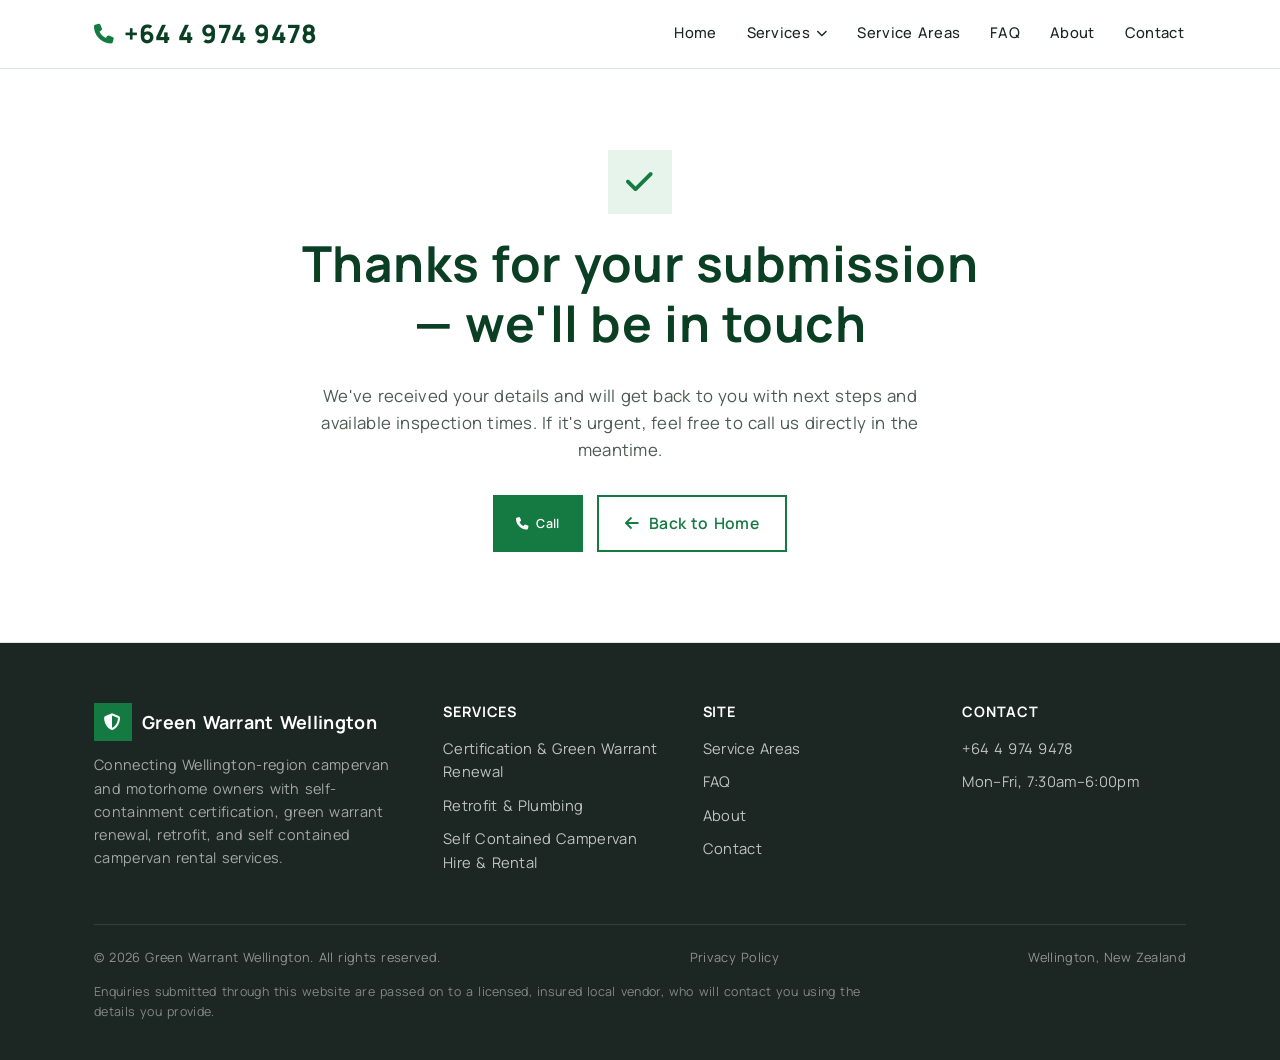
<file: thank-you.html>
<!DOCTYPE html>
<html lang="en-NZ">
<head>
<script src="https://analytics.ahrefs.com/analytics.js" data-key="p8DVoMghct9KG2XEPfR++w" async></script>
<!-- Google tag (gtag.js) -->
<script async src="https://www.googletagmanager.com/gtag/js?id=G-NF696JXVJN"></script>
<script>
  window.dataLayer = window.dataLayer || [];
  function gtag(){dataLayer.push(arguments);}
  gtag('js', new Date());

  gtag('config', 'G-NF696JXVJN');
</script>
<meta charset="UTF-8">
<script>
  var _lts = _lts || [];
  var _lts_container = "280o2";
</script>
<script src="//cdn.leadto.sale/core-v2.js" async></script>
<meta name="viewport" content="width=device-width, initial-scale=1.0">
<title>Thank You | Green Warrant Wellington</title>
<meta name="description" content="Thanks for your enquiry — Green Warrant Wellington will be in touch shortly.">
<meta name="robots" content="noindex, follow">
<link rel="icon" href="data:image/svg+xml,%3Csvg xmlns='http://www.w3.org/2000/svg' viewBox='0 0 24 24'%3E%3Crect width='24' height='24' rx='5' fill='%23157a42'/%3E%3Ctext x='12' y='17' font-size='13' text-anchor='middle' fill='white' font-family='Arial' font-weight='bold'%3EGW%3C/text%3E%3C/svg%3E">
<link rel="preconnect" href="https://fonts.googleapis.com">
<link rel="preconnect" href="https://fonts.gstatic.com" crossorigin>
<link href="https://fonts.googleapis.com/css2?family=Manrope:wght@400;500;600;700;800&amp;display=swap" rel="stylesheet">
<link rel="preload" href="https://cdnjs.cloudflare.com/ajax/libs/font-awesome/6.5.1/css/all.min.css" as="style" onload="this.onload=null;this.rel='stylesheet'">
<noscript><link rel="stylesheet" href="https://cdnjs.cloudflare.com/ajax/libs/font-awesome/6.5.1/css/all.min.css"></noscript>
<link rel="stylesheet" href="assets/css/style.css">
</head>
<body>

  <header class="site-header">
    <div class="header-inner">
      <a href="tel:+6449749478" class="header-phone"><i class="fa-solid fa-phone"></i><span>+64 4 974 9478</span></a>
      <nav class="main-nav">
        <ul>
          <li><a href="/">Home</a></li>
          <li class="has-dropdown">
            <a href="#" class="dropdown-toggle">Services <i class="fa-solid fa-chevron-down"></i></a>
            <ul class="dropdown-menu">
              <li><a href="/certification-and-renewal">Certification & Green Warrant Renewal</a></li>
              <li><a href="/retrofit-plumbing">Retrofit &amp; Plumbing</a></li>
              <li><a href="/campervan-rental">Self Contained Campervan Hire &amp; Rental</a></li>
            </ul>
          </li>
          <li><a href="/service-areas">Service Areas</a></li>
          <li><a href="/faq">FAQ</a></li>
          <li><a href="/about">About</a></li>
          <li><a href="/contact">Contact</a></li>
        </ul>
      </nav>
      <button class="nav-toggle" aria-label="Toggle menu" aria-expanded="false"><i class="fa-solid fa-bars"></i></button>
    </div>
  </header>

  <section class="page-hero confirm-hero">
    <div class="container">
      <div class="section-head center">
        <div class="confirm-icon"><i class="fa-solid fa-check"></i></div>
        <h1>Thanks for your submission — we'll be in touch</h1>
        <p class="lead">We've received your details and will get back to you with next steps and available inspection times. If it's urgent, feel free to call us directly in the meantime.</p>
      </div>
      <div class="cta-row" style="justify-content:center;">
        <a href="tel:+6449749478" class="btn btn-primary"><i class="fa-solid fa-phone"></i> Call</a>
        <a href="/" class="btn btn-outline-green"><i class="fa-solid fa-arrow-left"></i> Back to Home</a>
      </div>
    </div>
  </section>

  <footer class="site-footer">
    <div class="container">
      <div class="footer-grid">
        <div class="footer-brand">
          <a href="/" class="brand">
            <span class="brand-icon"><i class="fa-solid fa-shield-halved"></i></span>
            <span>Green Warrant Wellington</span>
          </a>
          <p>Connecting Wellington-region campervan and motorhome owners with self-containment certification, green warrant renewal, retrofit, and self contained campervan rental services.</p>
        </div>
        <div>
          <h4>Services</h4>
          <ul>
            <li><a href="/certification-and-renewal">Certification & Green Warrant Renewal</a></li>
            <li><a href="/retrofit-plumbing">Retrofit &amp; Plumbing</a></li>
            <li><a href="/campervan-rental">Self Contained Campervan Hire &amp; Rental</a></li>
          </ul>
        </div>
        <div>
          <h4>Site</h4>
          <ul>
            <li><a href="/service-areas">Service Areas</a></li>
            <li><a href="/faq">FAQ</a></li>
            <li><a href="/about">About</a></li>
            <li><a href="/contact">Contact</a></li>
          </ul>
        </div>
        <div>
          <h4>Contact</h4>
          <ul>
            <li><a href="tel:+6449749478">+64 4 974 9478</a></li>
            <li>Mon&ndash;Fri, 7:30am&ndash;6:00pm</li>
          </ul>
        </div>
      </div>
      <div class="footer-bottom">
        <span>&copy; 2026 Green Warrant Wellington. All rights reserved.</span>
        <a href="/privacy">Privacy Policy</a>
        <span>Wellington, New Zealand</span>
      </div>
      <p class="disclosure">Enquiries submitted through this website are passed on to a licensed, insured local vendor, who will contact you using the details you provide.</p>
    </div>
  </footer>

  <script src="assets/js/main.js"></script>
</body>
</html>
</file>
<file: assets/css/style.css>
/* Green Warrant Wellington — shared stylesheet */

:root {
  --green: #157a42;
  --green-dark: #0d5230;
  --green-darker: #0a3f24;
  --green-light: #e7f4eb;
  --green-pale: #f4faf6;
  --amber: #e0a726;
  --amber-dark: #b8850f;
  --ink: #1c2622;
  --ink-soft: #4b5a52;
  --border: #dce7e0;
  --white: #ffffff;
  --font-head: 'Manrope', sans-serif;
  --font-body: 'Manrope', sans-serif;
  --shadow: 0 10px 30px rgba(13, 82, 48, 0.12);
  --radius: 0;
}

* { box-sizing: border-box; }
html { scroll-behavior: smooth; }

body {
  margin: 0;
  font-family: var(--font-body);
  color: var(--ink);
  background: var(--white);
  line-height: 1.6;
  letter-spacing: 0.02em;
  word-spacing: 0.1em;
  -webkit-font-smoothing: antialiased;
}

img { max-width: 100%; display: block; }
a { color: inherit; text-decoration: none; }
ul { list-style: none; margin: 0; padding: 0; }

h1, h2, h3, h4 {
  font-family: var(--font-head);
  color: var(--green-darker);
  line-height: 1.2;
  margin: 0 0 0.6em;
  letter-spacing: 0.008em;
}

h1 { font-size: clamp(2rem, 5vw, 3.1rem); font-weight: 700; }
h2 { font-size: clamp(1.6rem, 3.4vw, 2.3rem); font-weight: 700; }
h3 { font-size: 1.25rem; font-weight: 600; }
p { margin: 0 0 1em; color: var(--ink-soft); }

.container {
  width: 100%;
  max-width: 1140px;
  margin: 0 auto;
  padding: 0 24px;
}

.section { padding: 88px 0; }
.section-sm { padding: 56px 0; }
.section-alt { background: var(--green-pale); }
.eyebrow {
  display: inline-block;
  font-family: var(--font-head);
  font-size: 0.78rem;
  font-weight: 700;
  letter-spacing: 0.09em;
  text-transform: uppercase;
  color: var(--green);
  background: var(--green-light);
  padding: 6px 14px;
  border-radius: 0;
  margin-bottom: 16px;
}
.section-head { max-width: 680px; margin: 0 auto 44px; text-align: center; }
.section-head.center { margin-left: auto; margin-right: auto; text-align: center; }

/* Full-width running text — ported from the redesign, for sections where the
   copy should span the section rather than being held to a narrow measure */
.prose { max-width: none; }
.prose p { font-size: 1.02rem; }
/* Same size as body copy, still bold via the default h3 weight, so it reads
   as a heading without stepping up in size — ported from the redesign */
.sub-head { font-size: 1.02rem; margin: 34px 0 14px; text-align: center; }
.prose u { font-weight: 700; text-decoration-color: var(--green); text-decoration-thickness: 1.5px; text-underline-offset: 2px; }

/* Buttons */
.btn {
  display: inline-flex;
  align-items: center;
  gap: 10px;
  font-family: var(--font-head);
  font-weight: 600;
  font-size: 0.98rem;
  padding: 14px 26px;
  border-radius: 0;
  border: 2px solid transparent;
  cursor: pointer;
  transition: transform 0.15s ease, box-shadow 0.15s ease, background 0.15s ease;
}
.btn-primary { background: var(--green); color: var(--white); font-size: 0.78rem; padding: 11px 21px; gap: 8px; }
.btn-primary:hover { background: var(--green-dark); transform: translateY(-2px); box-shadow: 0 8px 20px rgba(21, 122, 66, 0.35); }
.btn-outline { background: transparent; border-color: rgba(255,255,255,0.65); color: var(--white); }
.btn-outline:hover { background: rgba(255,255,255,0.12); transform: translateY(-2px); }
.btn-outline-green { background: transparent; border-color: var(--green); color: var(--green); }
.btn-outline-green:hover { background: var(--green-light); transform: translateY(-2px); }
.btn-block { width: 100%; justify-content: center; }
.cta-row { display: flex; flex-wrap: wrap; gap: 14px; margin-top: 8px; }

/* Header */
.site-header {
  position: fixed;
  top: 0; left: 0; right: 0;
  z-index: 100;
  background: rgba(255,255,255,0.97);
  backdrop-filter: blur(6px);
  border-bottom: 1px solid var(--border);
}
.header-inner {
  display: flex;
  align-items: center;
  justify-content: space-between;
  padding: 14px 24px;
  max-width: 1140px;
  margin: 0 auto;
}
.brand {
  display: flex;
  align-items: center;
  gap: 10px;
  font-family: var(--font-head);
  font-weight: 700;
  font-size: 1.12rem;
  color: var(--green-darker);
}
.brand .brand-icon {
  width: 38px; height: 38px;
  border-radius: 0;
  background: var(--green);
  color: var(--white);
  display: flex; align-items: center; justify-content: center;
  font-size: 1.05rem;
  flex-shrink: 0;
}
.brand span.sub { display: block; font-family: var(--font-body); font-weight: 500; font-size: 0.68rem; color: var(--ink-soft); letter-spacing: 0.03em; }

/* Nav-bar identity, matching the redesign — phone number stands in for the
   logo/wordmark. .brand is left untouched above since the footer still uses it. */
.header-phone {
  display: inline-flex;
  align-items: center;
  gap: 10px;
  font-family: var(--font-head);
  font-size: clamp(1.23rem, 2.2vw, 1.58rem);
  font-weight: 800;
  color: var(--green-darker);
  white-space: nowrap;
}
.header-phone i { color: var(--green); font-size: 0.78em; }
.header-phone:hover { color: var(--green); }

.main-nav { display: flex; align-items: center; gap: 28px; }
.main-nav ul { display: flex; gap: 26px; }
.main-nav ul { align-items: center; }
.main-nav a {
  display: inline-flex;
  align-items: center;
  font-family: var(--font-head);
  font-size: 0.92rem;
  font-weight: 500;
  color: var(--ink);
  padding: 6px 2px;
  border-bottom: 2px solid transparent;
  transition: color 0.15s, border-color 0.15s;
}
.main-nav a:hover, .main-nav a.active { color: var(--green); border-color: var(--green); }

.has-dropdown { position: relative; }
.has-dropdown > a { display: flex; align-items: center; gap: 6px; }
.has-dropdown > a i { font-size: 0.7rem; transition: transform 0.15s; }
.dropdown-menu {
  position: absolute;
  top: 100%; left: -14px;
  background: var(--white);
  border: 1px solid var(--border);
  border-radius: 0;
  box-shadow: var(--shadow);
  min-width: 230px;
  padding: 8px;
  opacity: 0;
  visibility: hidden;
  transform: translateY(6px);
  transition: opacity 0.15s ease, transform 0.15s ease, visibility 0.15s;
}
.has-dropdown:hover .dropdown-menu,
.has-dropdown:focus-within .dropdown-menu { opacity: 1; visibility: visible; transform: translateY(0); }
.has-dropdown:hover > a i { transform: rotate(180deg); }
.dropdown-menu a {
  display: block;
  padding: 10px 12px;
  border-radius: 0;
  border-bottom: none;
  font-size: 0.9rem;
}
.dropdown-menu a:hover { background: var(--green-light); border-color: transparent; }

/* .header-cta / .call-btn removed with the nav-bar redesign — .header-phone above replaces both */

.nav-toggle {
  display: none;
  width: 42px; height: 42px;
  border: none;
  background: var(--green-light);
  border-radius: 0;
  color: var(--green-darker);
  font-size: 1.1rem;
  cursor: pointer;
}

/* Mobile nav */
@media (max-width: 900px) {
  .main-nav {
    position: absolute;
    top: 100%; left: 0; right: 0;
    background: var(--white);
    border-bottom: 1px solid var(--border);
    flex-direction: column;
    align-items: stretch;
    padding: 18px 24px 24px;
    gap: 18px;
    box-shadow: var(--shadow);
    transform: translateY(-140%);
    opacity: 0;
    transition: transform 0.25s ease, opacity 0.2s ease;
  }
  .main-nav.open { transform: translateY(0); opacity: 1; }
  .main-nav ul { flex-direction: column; gap: 14px; align-items: stretch; text-align: left; }
  .nav-toggle { display: flex; align-items: center; justify-content: center; }
  .main-nav .dropdown-menu {
    position: static;
    opacity: 1; visibility: visible; transform: none;
    box-shadow: none; border: none; padding: 6px 0 0 14px;
    margin-top: 8px; display: none;
  }
  .main-nav .has-dropdown.open .dropdown-menu { display: flex; }
  .has-dropdown > a i { margin-left: auto; }
  .has-dropdown.open > a i { transform: rotate(180deg); }
}

/* Hero (experimental redesign treatment, 2026-09-08 — light/bordered, mounted
   photo, quote-badge form framing, ported from the team's redesign draft) */
.hero {
  padding: 110px 0 90px;
  background: var(--white);
  border-bottom: 1px solid var(--border);
}
.hero-inner {
  width: 100%;
  display: grid;
  grid-template-columns: 2.05fr 1fr;
  gap: 40px;
  align-items: start;
}
.hero-copy { text-align: center; }
.hero-copy h1 { font-weight: 800; letter-spacing: -0.015em; font-size: clamp(1.38rem, 5vw, 2.48rem); padding: 22px 0 26px; }
.hero-copy .cta-row { justify-content: center; }

.hero-media {
  margin: 26px 0 0;
  border: 1px solid var(--ink);
  background: var(--white);
  padding: 10px;
  aspect-ratio: 3 / 2;
}
.hero-media img {
  display: block;
  width: 100%;
  height: 100%;
  object-fit: cover;
}
.hero-trust {
  margin: 20px 0 4px;
  display: flex;
  flex-wrap: wrap;
  justify-content: center;
  gap: 10px 26px;
}
.hero-trust li { display: flex; align-items: center; gap: 8px; font-size: 0.9rem; color: var(--ink); font-weight: 600; }
.hero-trust i { color: var(--green); flex-shrink: 0; }
.hero-trust-note {
  margin-top: 18px;
  padding-top: 18px;
  border-top: 1px solid var(--border);
  font-size: 0.92rem;
  line-height: 1.6;
  color: var(--ink-soft);
  max-width: 480px;
  margin-left: auto;
  margin-right: auto;
  text-align: center;
}

/* Hero/quote form card — plain, no box; the quote-badge below does the framing */
.hero-form-card, .form-card {
  background: transparent;
  border: 0;
  padding: 0;
  box-shadow: none;
}
.hero-form-card h3 { margin-bottom: 4px; }
.form-sub { color: var(--ink-soft); font-size: 0.86rem; margin-bottom: 18px; }
.hero-form-card .form-row { margin-bottom: 12px; }
.hero-form-card .form-row input,
.hero-form-card .form-row select { padding: 11px 13px; }
.hero-form-card .form-note { text-align: center; }
.hero-form-card .form-note a { color: var(--green); font-weight: 600; }
.form-card .form-note { text-align: center; }

/* Quote badge — replaces the old amber urgency pill + "Get a Free Quote"
   heading on every quote form. Drawn as an SVG outline with real HTML text
   on top so it stays sharp and uses the site font. */
.quote-badge {
  position: relative;
  width: fit-content;
  max-width: 100%;
  padding: 22px 28px 24px;
  text-align: center;
  margin: 0 auto 16px;
}
.quote-badge-shape { position: absolute; inset: 0; width: 100%; height: 100%; overflow: visible; }
.quote-badge-text { position: relative; }
.quote-badge-kicker {
  display: block;
  font-family: var(--font-head);
  font-size: clamp(1rem, 4.6vw, 1.3rem);
  font-weight: 800;
  letter-spacing: 0.12em;
  text-transform: uppercase;
  color: var(--green);
  margin-bottom: 4px;
  white-space: nowrap;
}
.quote-badge-sub { display: block; font-size: 0.86rem; color: var(--ink); margin-top: 2px; }
.quote-badge-arrow { display: block; font-size: 1rem; color: var(--ink); margin-top: 6px; }
.form-required-note {
  font-size: 0.76rem;
  font-style: italic;
  letter-spacing: 0.03em;
  text-transform: uppercase;
  color: var(--ink-soft);
  margin: 0 0 14px;
  text-align: center;
}
.req { color: #d32f2f; }

.form-reassure {
  display: flex;
  align-items: center;
  justify-content: center;
  gap: 6px;
  font-size: 0.76rem;
  color: var(--ink-soft);
  margin-top: 10px;
  margin-bottom: 0;
  text-align: center;
}
.form-reassure i { color: var(--green); flex-shrink: 0; }
/* Hero isn't full-viewport in this treatment, so the scroll cue has nothing
   below it to point at. */
.scroll-cue { display: none; }

/* Page header (non-home hero, shorter) — same light/bordered treatment as
   the home hero, left-aligned since a centred title reads badly under a
   breadcrumb */
.page-hero {
  padding: 150px 0 64px;
  background: var(--white);
  border-bottom: 1px solid var(--border);
}
.page-hero p.lead { max-width: 640px; font-size: 1.05rem; margin-bottom: 0; }
.breadcrumb { font-size: 0.82rem; color: var(--ink-soft); margin-bottom: 14px; }
.breadcrumb a { color: var(--green); font-weight: 600; }
.breadcrumb a:hover { text-decoration: underline; }
.page-hero-inner {
  display: grid;
  grid-template-columns: 2.05fr 1fr;
  gap: 40px;
  align-items: start;
}
.page-hero-copy p.lead { max-width: none; }

/* Thank-you / confirmation page */
.confirm-hero { padding-bottom: 90px; }
.confirm-hero .section-head.center { margin-bottom: 32px; }
.confirm-icon {
  width: 64px; height: 64px;
  background: var(--green-light);
  color: var(--green);
  display: flex; align-items: center; justify-content: center;
  font-size: 1.9rem;
  margin: 0 auto 20px;
}

/* How it works steps */
.steps { display: grid; grid-template-columns: repeat(3, 1fr); gap: 26px; }
.step-card {
  background: var(--white);
  border: 1px solid var(--border);
  border-radius: var(--radius);
  padding: 30px 26px;
  position: relative;
}
.step-head { display: flex; align-items: center; gap: 14px; margin-bottom: 14px; }
.step-num {
  width: 40px; height: 40px;
  border-radius: 0;
  background: var(--green-light);
  color: var(--green);
  font-family: var(--font-head);
  font-weight: 700;
  display: flex; align-items: center; justify-content: center;
  margin-bottom: 0;
  flex-shrink: 0;
}
.step-head h3 { margin-bottom: 0; }

/* Compliance / urgency banner */
.urgency {
  background: var(--white);
  border: 1px solid var(--border);
  border-radius: var(--radius);
  padding: 34px 36px;
  display: flex;
  gap: 26px;
  align-items: flex-start;
}
.urgency i { font-size: 1.6rem; color: var(--amber-dark); flex-shrink: 0; margin-top: 4px; }
.urgency h3 { margin-bottom: 8px; }
.urgency p { margin-bottom: 0; }

/* Cards / grid */
.grid-3 { display: grid; grid-template-columns: repeat(3, 1fr); gap: 24px; }
.grid-2 { display: grid; grid-template-columns: repeat(2, 1fr); gap: 24px; }
.card {
  background: var(--white);
  border: 1px solid var(--border);
  border-radius: var(--radius);
  padding: 28px 26px;
}
.card .icon {
  width: 46px; height: 46px;
  border-radius: 0;
  background: var(--green-light);
  color: var(--green);
  display: flex; align-items: center; justify-content: center;
  font-size: 1.15rem;
  margin-bottom: 16px;
}
.card-head { display: flex; align-items: center; gap: 14px; margin-bottom: 14px; }
.card-head .icon { margin-bottom: 0; flex-shrink: 0; }
.card-head h3 { margin-bottom: 0; }

/* Image-to-text service rows — ported from the redesign, alternating figure
   side each row via .reverse */
.service-row {
  display: grid;
  grid-template-columns: 1fr 1.6fr;
  gap: 34px;
  align-items: center;
  padding: 34px 0;
  border-top: 1px solid var(--border);
}
.service-row:last-child { border-bottom: 1px solid var(--border); }
.service-row.reverse { grid-template-columns: 1.6fr 1fr; }
.service-row.reverse .service-figure { order: 2; }
.service-figure {
  display: grid;
  place-items: center;
  aspect-ratio: 4 / 3;
  background: var(--green-pale);
  border: 1px solid var(--border);
  color: var(--green);
  font-size: 3.2rem;
  overflow: hidden;
}
.service-figure img { width: 100%; height: 100%; object-fit: cover; display: block; }
.service-text h3 { font-size: 1.35rem; }
.service-text .btn { margin-top: 16px; }
.card p:last-child { margin-bottom: 0; }
.card ul { margin-top: 10px; }
.card ul li { display: flex; gap: 10px; margin-bottom: 8px; color: var(--ink-soft); font-size: 0.95rem; }
.card ul li i { color: var(--green); margin-top: 4px; }

/* Pricing block */
.price-box {
  background: var(--green-darker);
  color: var(--white);
  border-radius: var(--radius);
  padding: 34px;
}
.price-box .amount { font-family: var(--font-head); font-size: 2.4rem; font-weight: 700; }
.price-box .amount span { font-size: 1rem; font-weight: 500; color: rgba(255,255,255,0.7); }
.price-box ul { margin-top: 18px; }
.price-box ul li { display: flex; gap: 10px; margin-bottom: 10px; color: rgba(255,255,255,0.85); font-size: 0.92rem; }
.price-box ul li i { color: var(--amber); margin-top: 3px; }

/* FAQ accordion */
.faq-item {
  border: 1px solid var(--border);
  border-radius: 0;
  margin-bottom: 12px;
  overflow: hidden;
  background: var(--white);
}
.faq-q {
  width: 100%;
  text-align: left;
  background: none;
  border: none;
  padding: 20px 22px;
  display: flex;
  align-items: center;
  justify-content: space-between;
  gap: 16px;
  font-family: var(--font-head);
  font-weight: 600;
  font-size: 1rem;
  color: var(--green-darker);
  cursor: pointer;
}
.faq-q i { color: var(--green); transition: transform 0.2s ease; flex-shrink: 0; }
.faq-item.open .faq-q i { transform: rotate(45deg); }
.faq-a {
  max-height: 0;
  overflow: hidden;
  transition: max-height 0.25s ease;
  padding: 0 22px;
}
.faq-item.open .faq-a { max-height: 400px; padding: 0 22px 20px; }
.faq-a p { margin-bottom: 0; }

/* Suburb sections */
.suburb-block {
  border-top: 1px solid var(--border);
  padding: 44px 0;
  display: grid;
  grid-template-columns: 1fr 1.4fr;
  gap: 34px;
  align-items: start;
}
.suburb-block:first-of-type { border-top: none; }
.suburb-block h3 { display: flex; align-items: center; gap: 10px; }
.suburb-block h3 i { color: var(--green); }

/* Form */
.form-card {
  background: var(--white);
  border: 1px solid var(--border);
  border-radius: var(--radius);
  padding: 32px;
  box-shadow: var(--shadow);
}
.form-row { margin-bottom: 16px; }
.form-row label {
  display: block;
  font-family: var(--font-head);
  font-size: 0.85rem;
  font-weight: 600;
  color: var(--ink);
  margin-bottom: 6px;
}
.form-row input, .form-row select, .form-row textarea {
  width: 100%;
  padding: 12px 14px;
  border: 1.5px solid #000000;
  border-radius: 0;
  font-family: var(--font-body);
  font-size: 0.95rem;
  color: var(--ink);
  background: var(--white);
}
.form-row input:focus, .form-row select:focus, .form-row textarea:focus {
  outline: none;
  border-color: var(--green);
  background: var(--white);
}
.form-note { font-size: 0.78rem; color: var(--ink-soft); margin-top: 10px; }

/* Contact info list */
.info-list li {
  display: flex;
  gap: 14px;
  padding: 16px 0;
  border-bottom: 1px solid var(--border);
}
.info-list li:last-child { border-bottom: none; }
.info-list i { color: var(--green); font-size: 1.15rem; width: 22px; margin-top: 2px; }
.info-list strong { display: block; font-family: var(--font-head); font-size: 0.85rem; color: var(--ink-soft); font-weight: 600; margin-bottom: 2px; }

.map-embed {
  border-radius: var(--radius);
  overflow: hidden;
  border: 1px solid var(--border);
  height: 320px;
}
.map-embed iframe { width: 100%; height: 100%; border: 0; }

/* Home coverage section: map + stacked area list */
.coverage-grid {
  display: grid;
  grid-template-columns: 1.1fr 0.9fr;
  gap: 32px;
  align-items: stretch;
}
.coverage-map { height: 100%; min-height: 340px; }
/* Plain pin list, matching the redesign — no boxed cards, just an icon + name */
.area-list {
  display: grid;
  grid-template-columns: 1fr 1fr;
  gap: 14px 20px;
  align-content: start;
  height: 100%;
}
.area-list li { display: flex; align-items: center; gap: 10px; font-size: 1rem; font-weight: 600; color: var(--ink); }
.area-list i { color: var(--green); font-size: 0.95rem; }

/* Bottom CTA band */
.cta-band {
  background: linear-gradient(135deg, var(--green-dark), var(--green));
  color: var(--white);
  border-radius: var(--radius);
  padding: 48px 44px;
  display: flex;
  align-items: center;
  justify-content: space-between;
  gap: 30px;
  flex-wrap: wrap;
}
.cta-band h2 { color: var(--white); margin-bottom: 6px; }
.cta-band p { color: rgba(255,255,255,0.85); margin-bottom: 0; }

/* Footer */
.site-footer { background: var(--ink); color: rgba(255,255,255,0.72); padding: 60px 0 26px; }
.footer-grid { display: grid; grid-template-columns: 1.4fr 1fr 1fr 1fr; gap: 36px; margin-bottom: 40px; }
.footer-brand .brand { color: var(--white); }
.footer-brand p { color: rgba(255,255,255,0.6); font-size: 0.9rem; margin-top: 12px; }
.site-footer h4 { color: var(--white); font-size: 0.9rem; text-transform: uppercase; letter-spacing: 0.05em; margin-bottom: 16px; }
.site-footer ul li { margin-bottom: 10px; font-size: 0.92rem; }
.site-footer a:hover { color: var(--white); }
.footer-bottom {
  border-top: 1px solid rgba(255,255,255,0.12);
  padding-top: 22px;
  display: flex;
  justify-content: space-between;
  flex-wrap: wrap;
  gap: 10px;
  font-size: 0.8rem;
  color: rgba(255,255,255,0.5);
}
.disclosure {
  font-size: 0.78rem;
  color: rgba(255,255,255,0.45);
  max-width: 780px;
  margin-top: 14px;
  line-height: 1.6;
}

/* Placeholder marker for content pending real details */
.pending { color: var(--amber-dark); font-style: italic; }

/* Responsive */
@media (max-width: 900px) {
  .grid-3, .grid-2 { grid-template-columns: 1fr; }
  .steps { grid-template-columns: 1fr; }
  .suburb-block { grid-template-columns: 1fr; }
  .footer-grid { grid-template-columns: 1fr 1fr; }
  .cta-band { flex-direction: column; align-items: flex-start; }
  .hero-inner { grid-template-columns: 1fr; gap: 30px; }
  .hero-copy { max-width: none; }
  .page-hero-inner { grid-template-columns: 1fr; gap: 30px; }
  .coverage-grid { grid-template-columns: 1fr; }
  .coverage-map { min-height: 260px; }
  .service-row, .service-row.reverse { grid-template-columns: 1fr; gap: 22px; padding: 28px 0; }
  .service-row.reverse .service-figure { order: 0; }
  .service-figure { aspect-ratio: 16 / 9; font-size: 2.4rem; }
}
@media (max-width: 560px) {
  .footer-grid { grid-template-columns: 1fr; }
  .section { padding: 60px 0; }
  .hero { padding-top: 120px; }
  .hero-copy .cta-row { margin-top: 30px; }
  .page-hero { padding: 110px 0 48px; }
  .urgency { flex-direction: column; }
}
</file>
